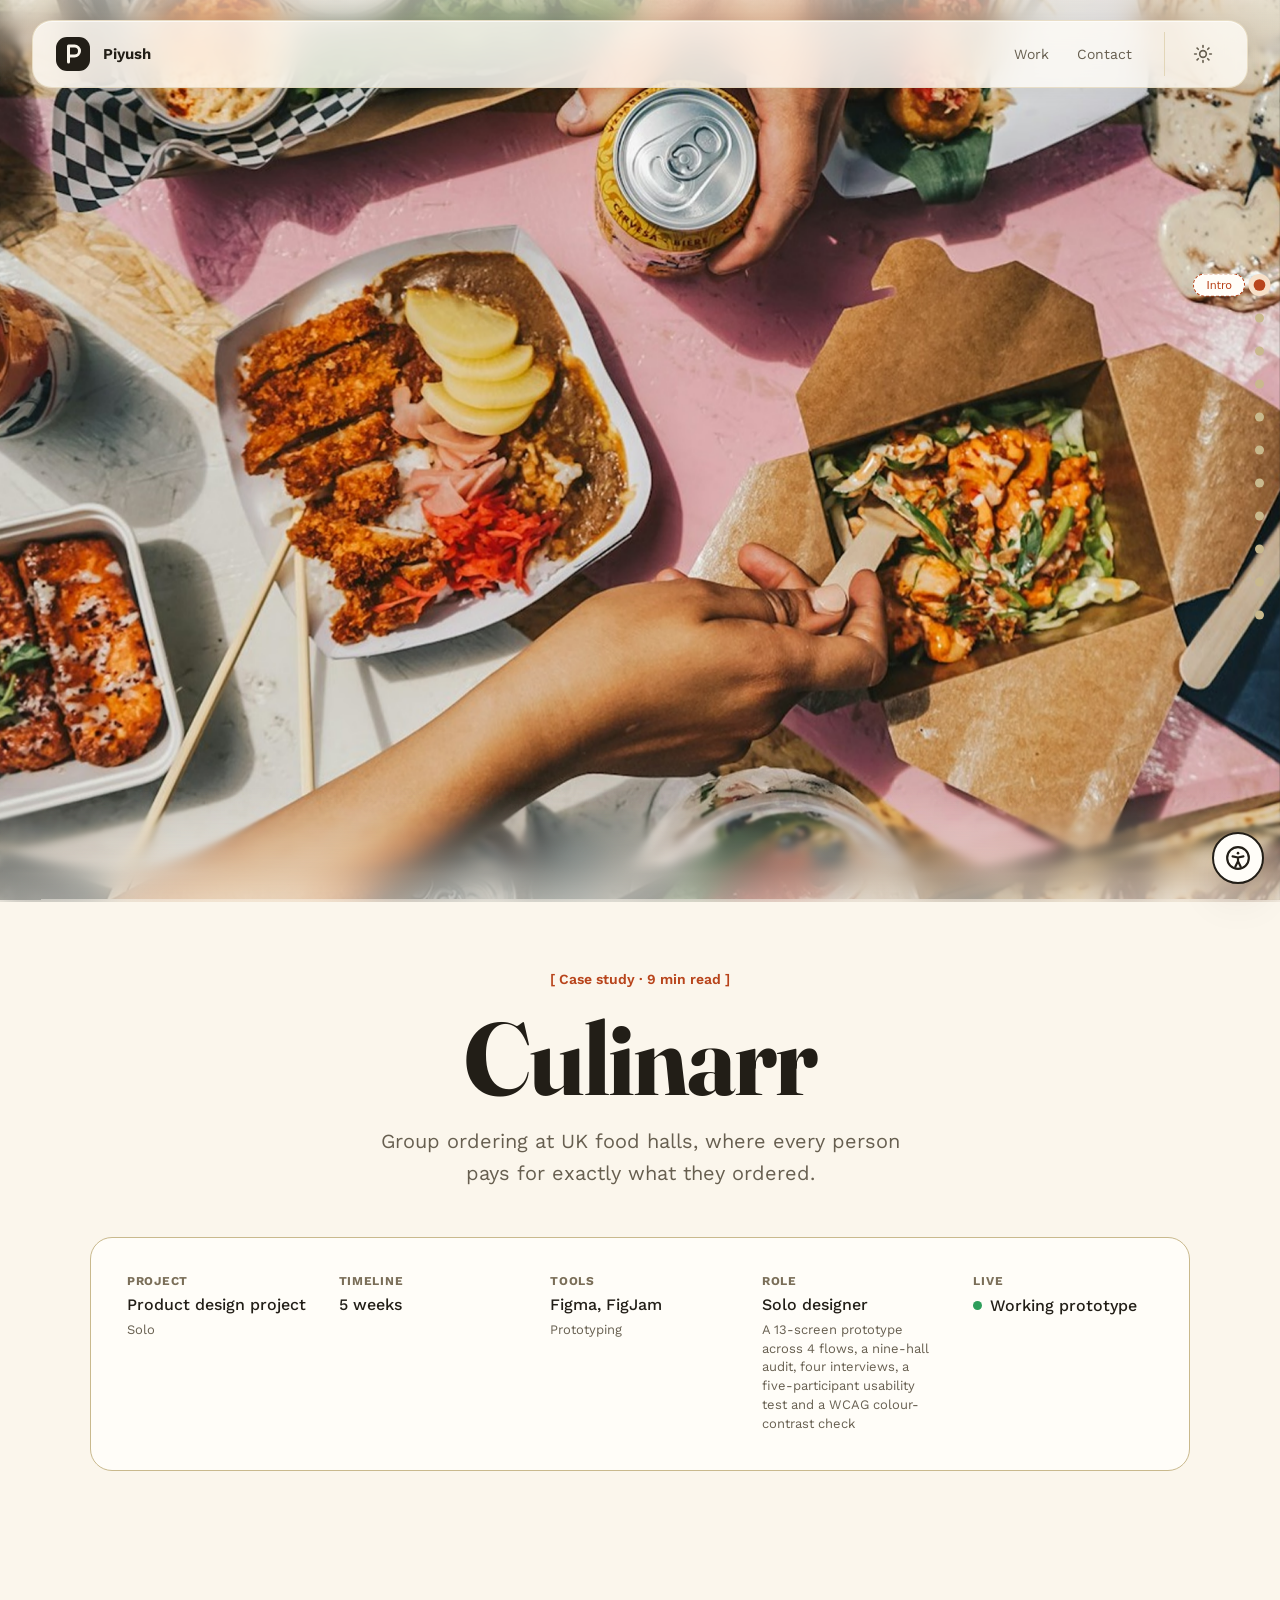
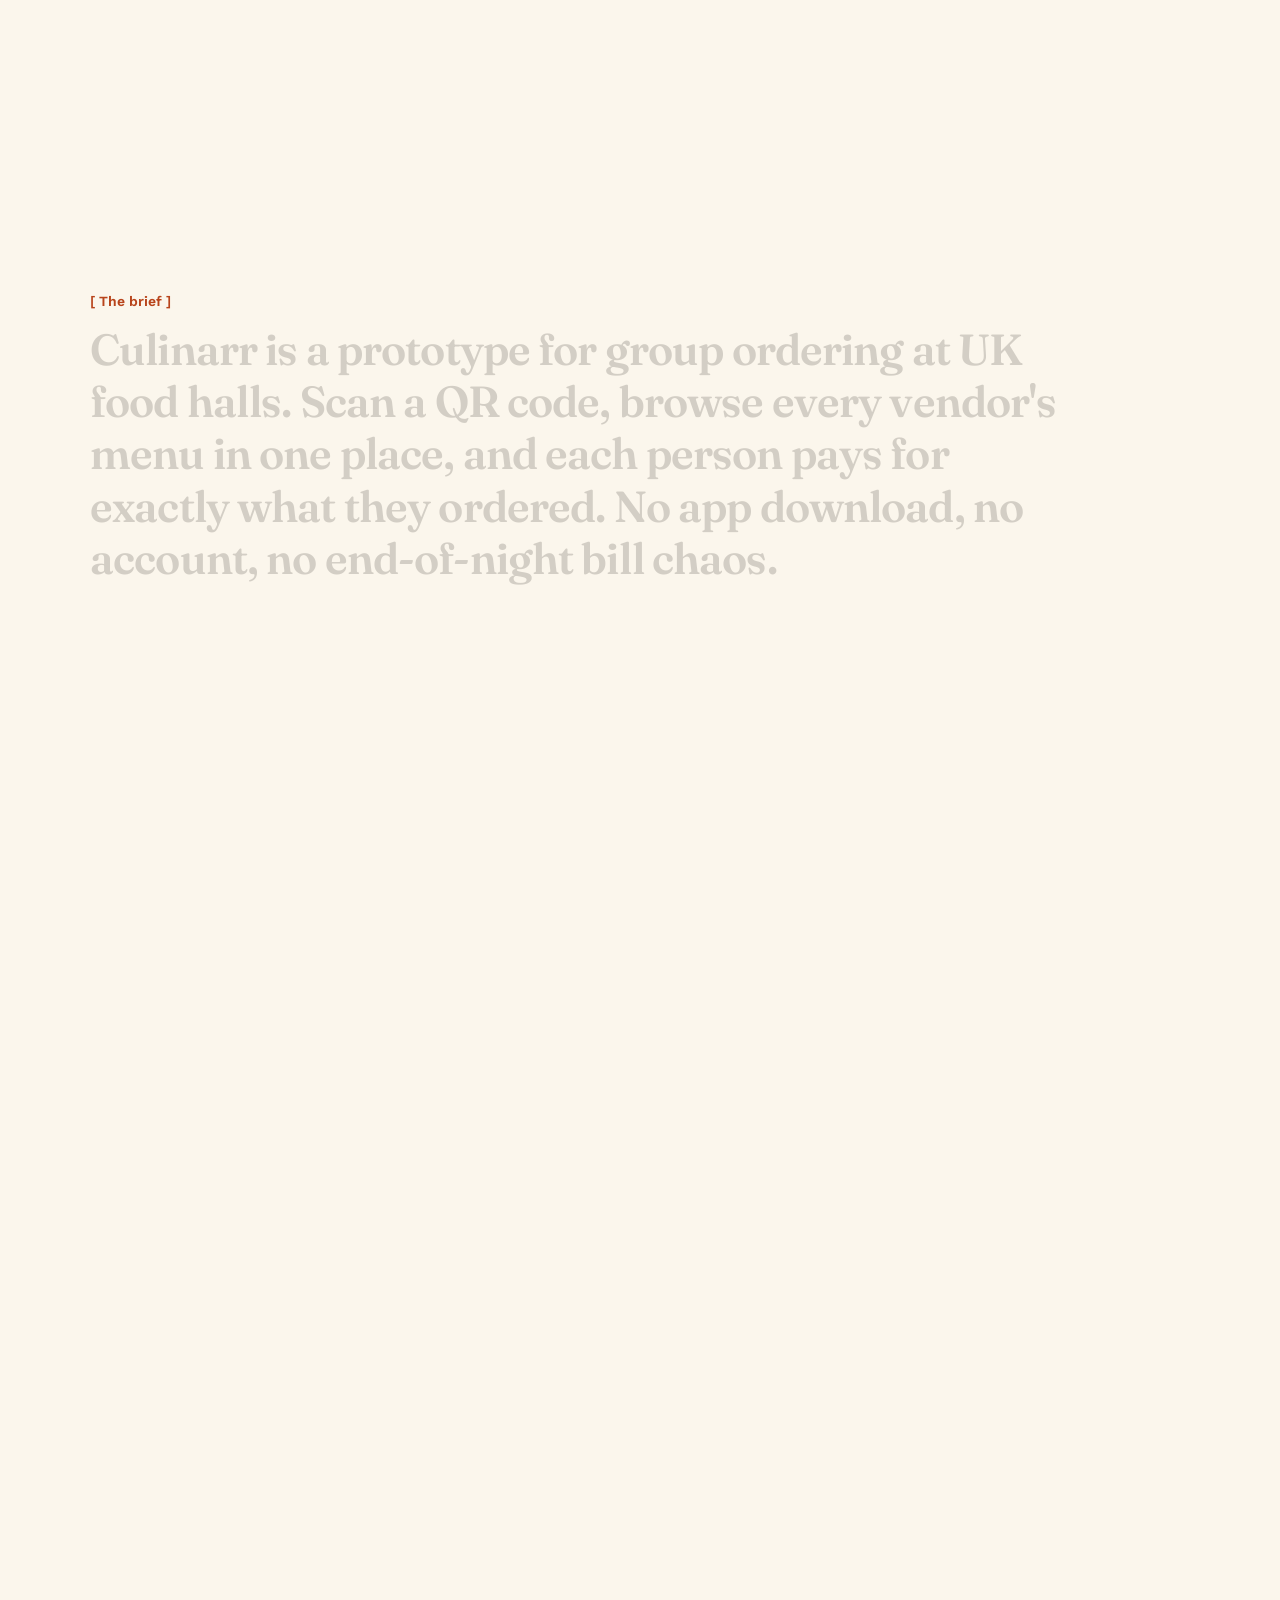
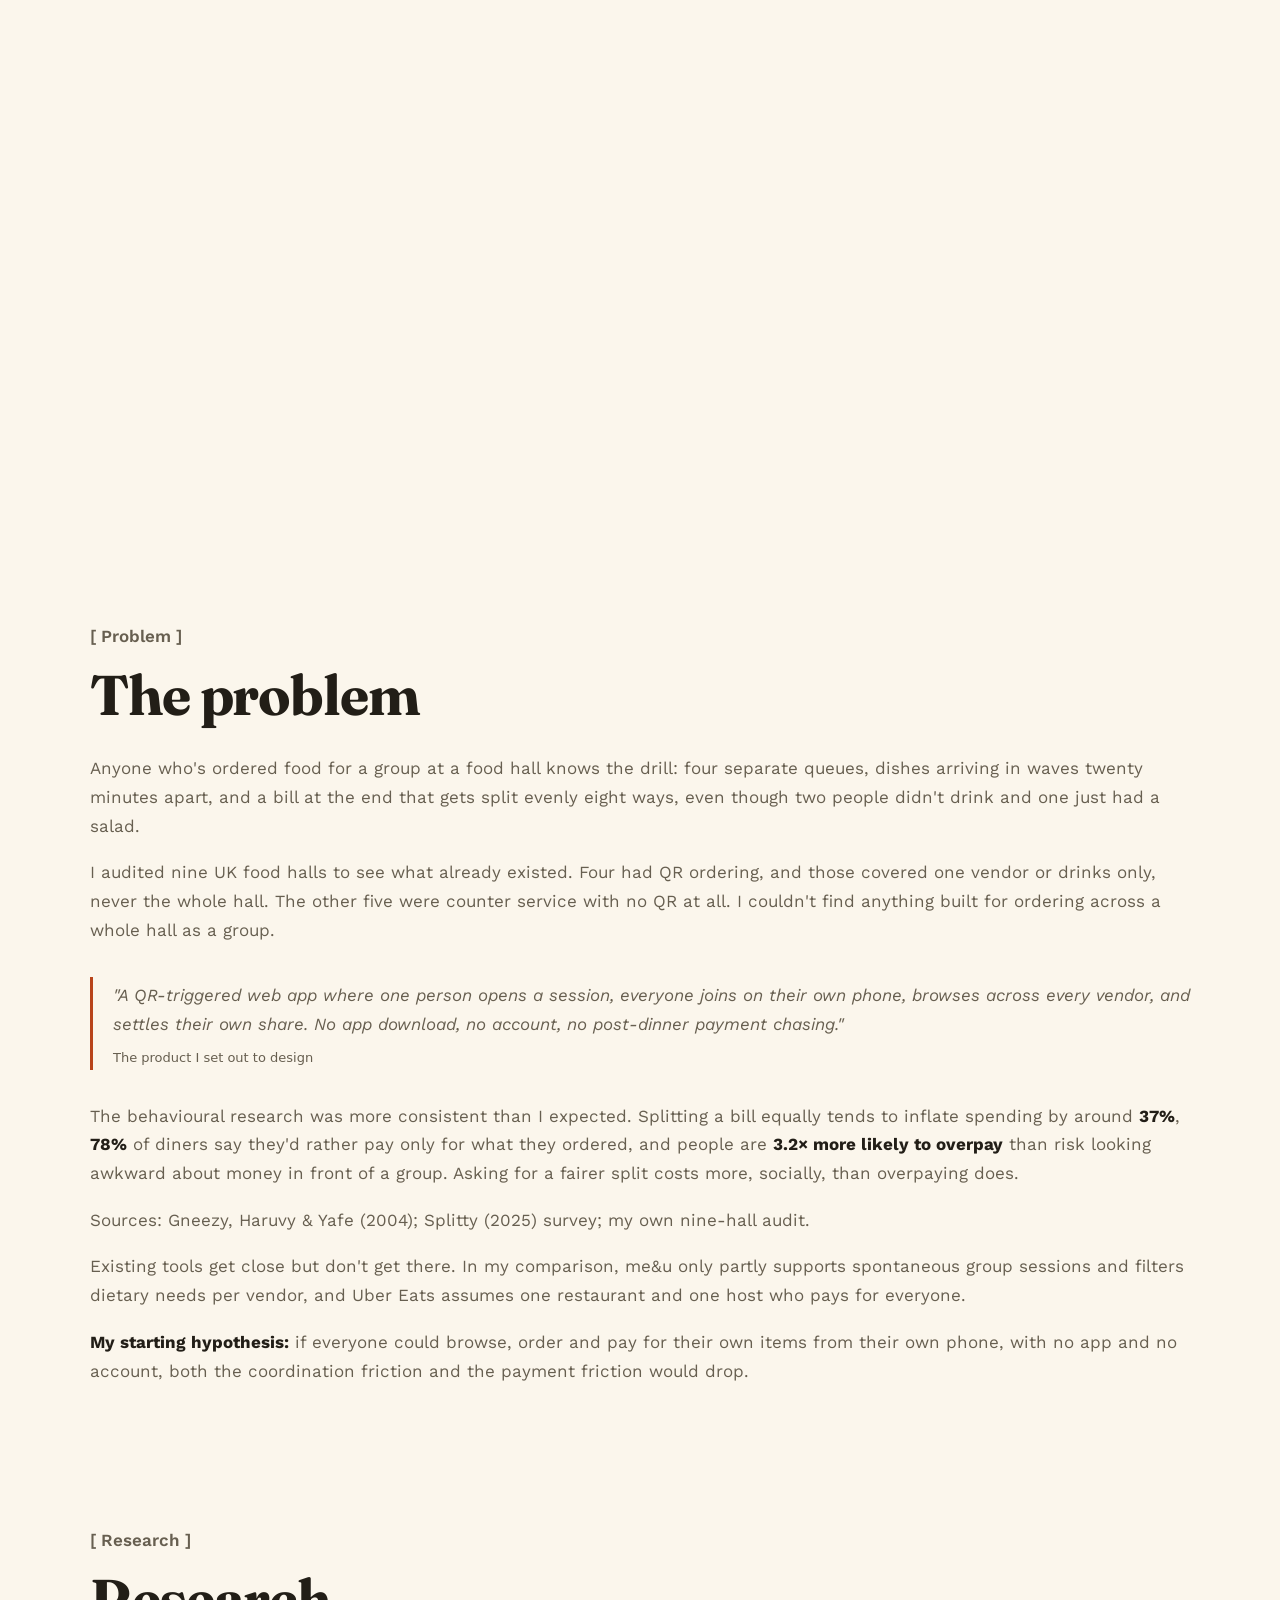
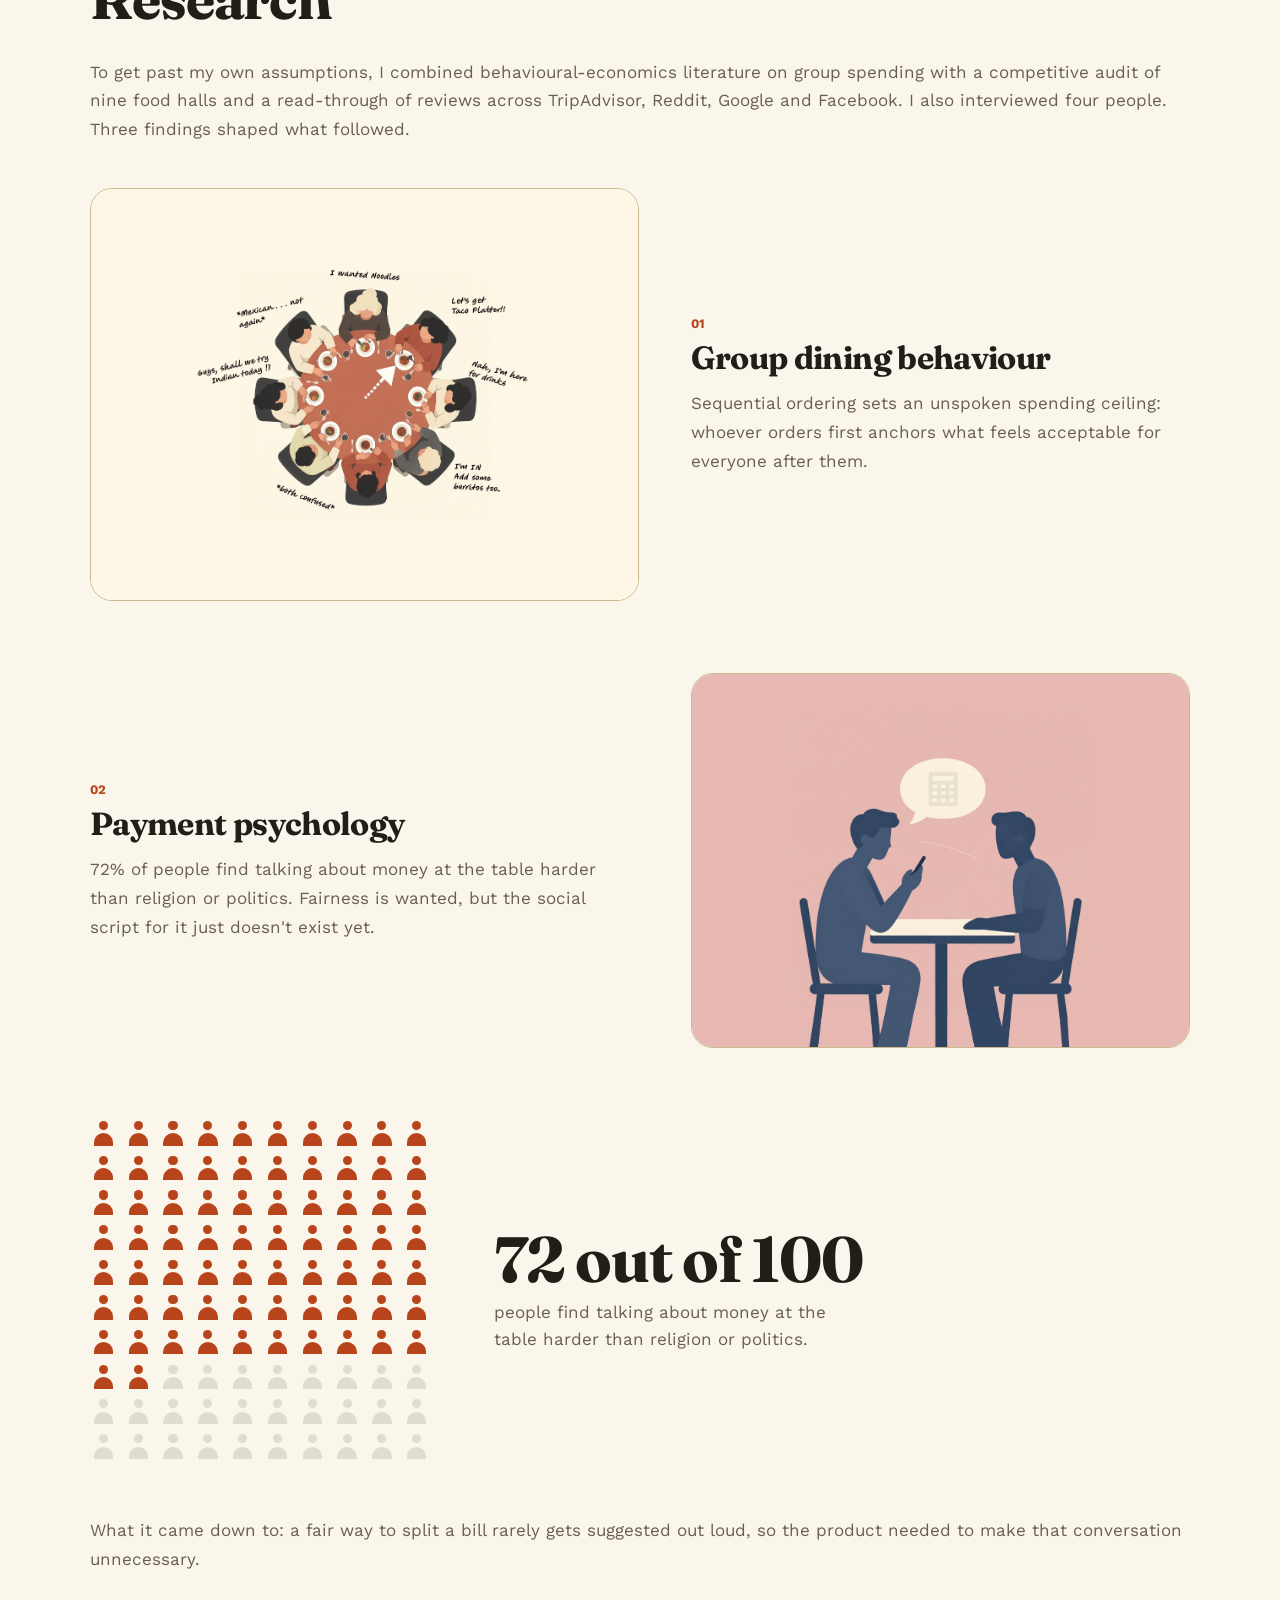
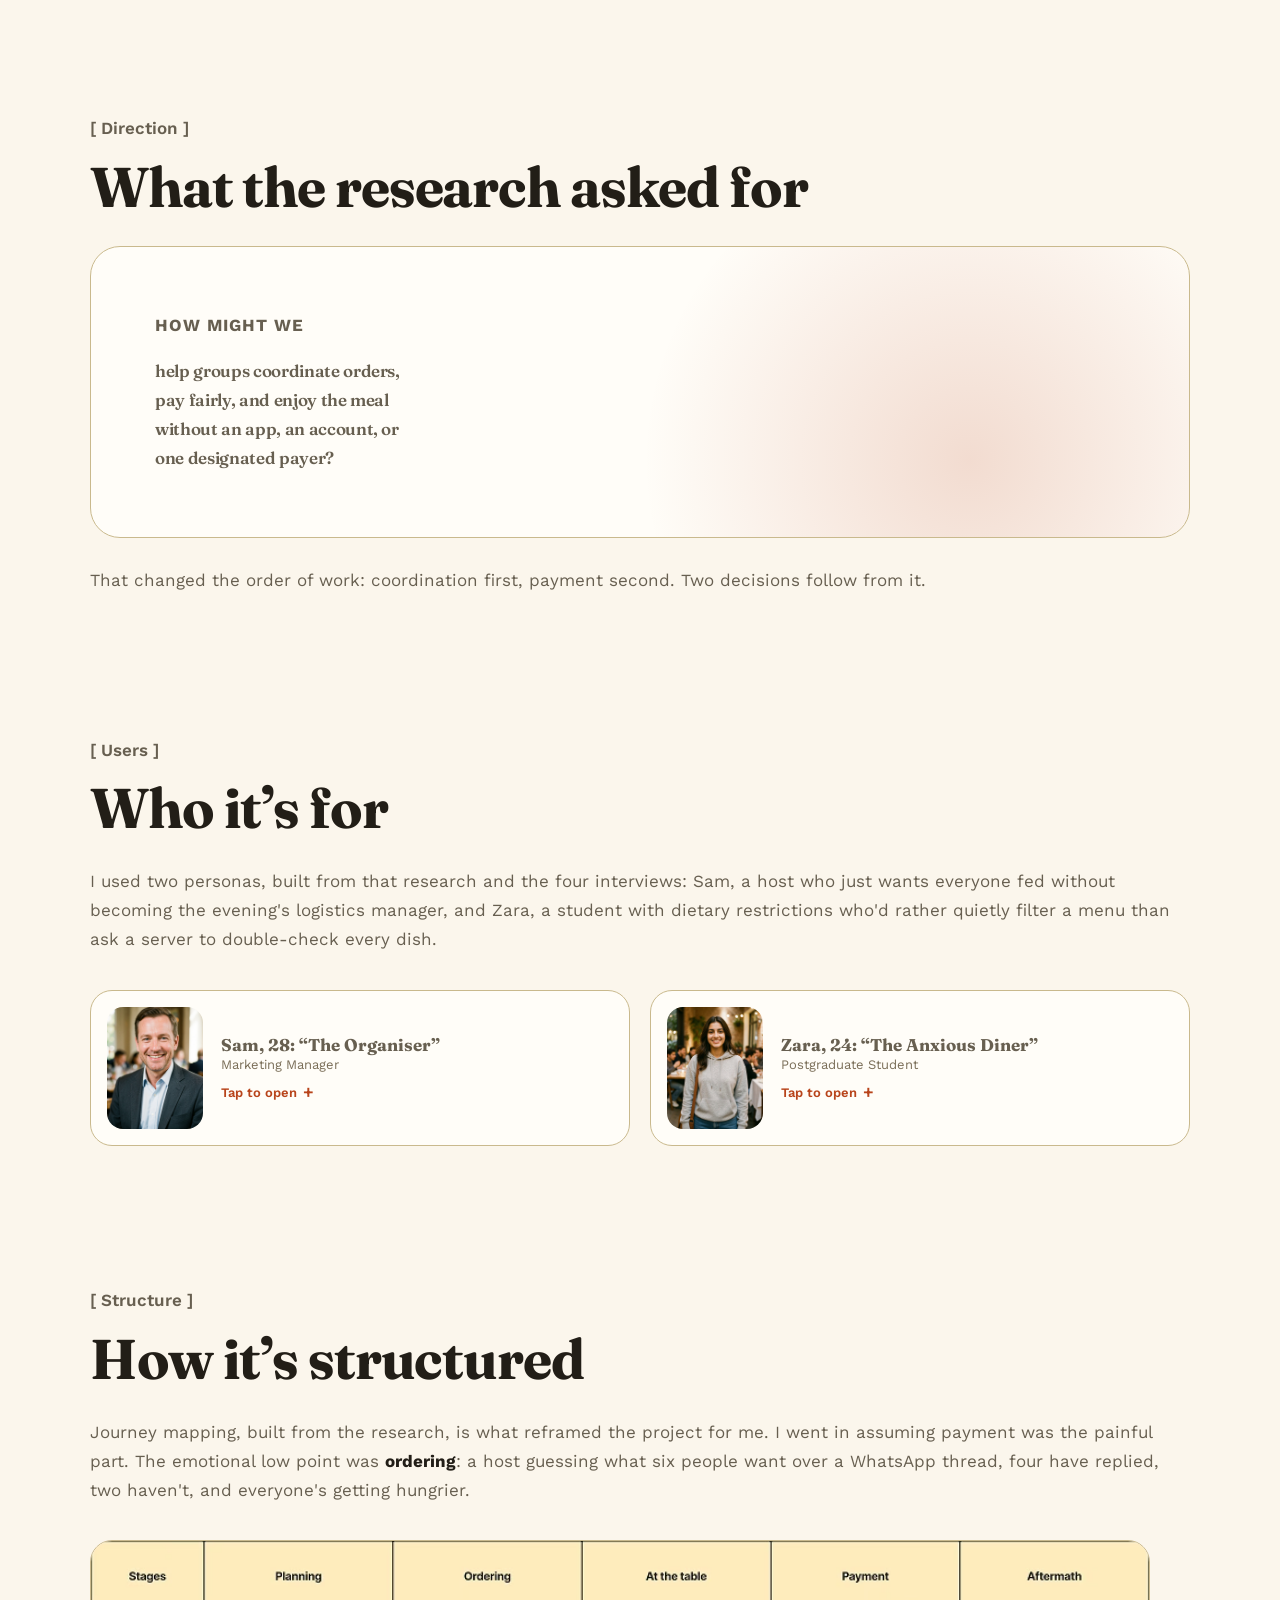
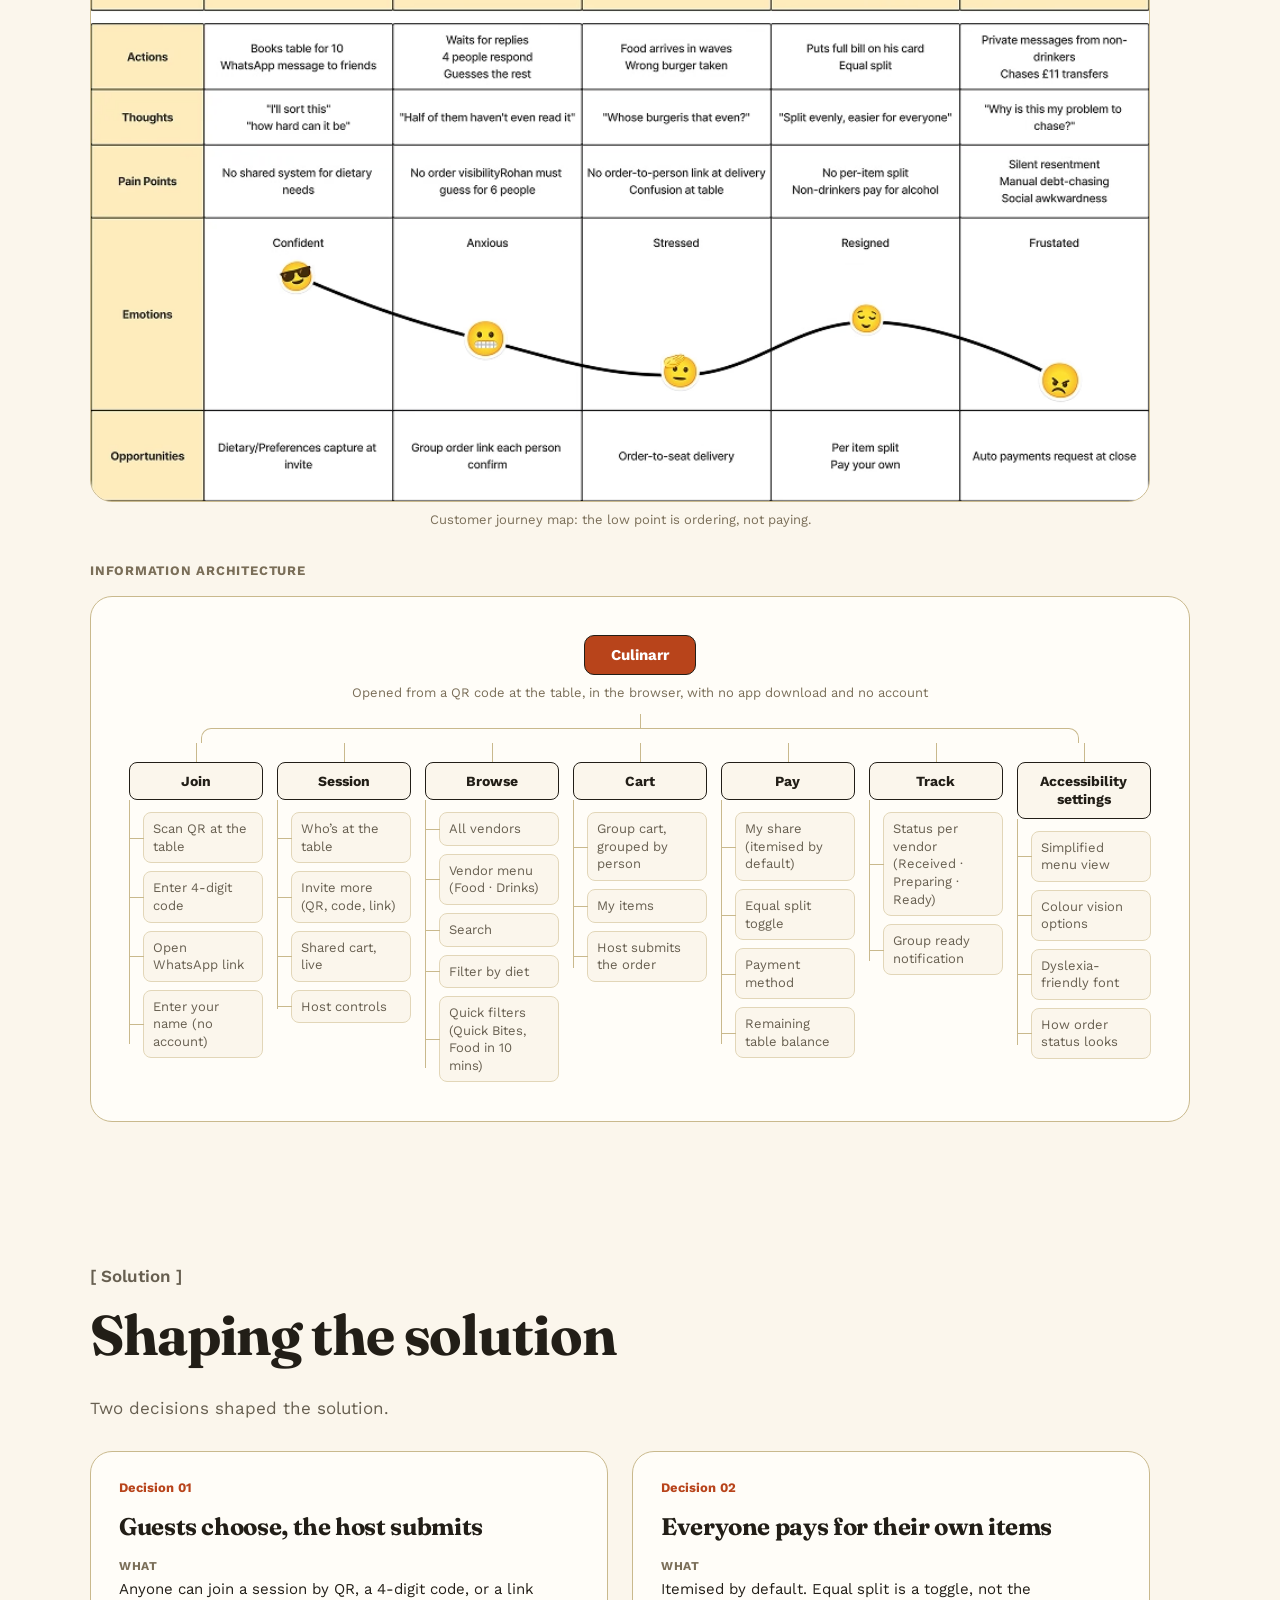
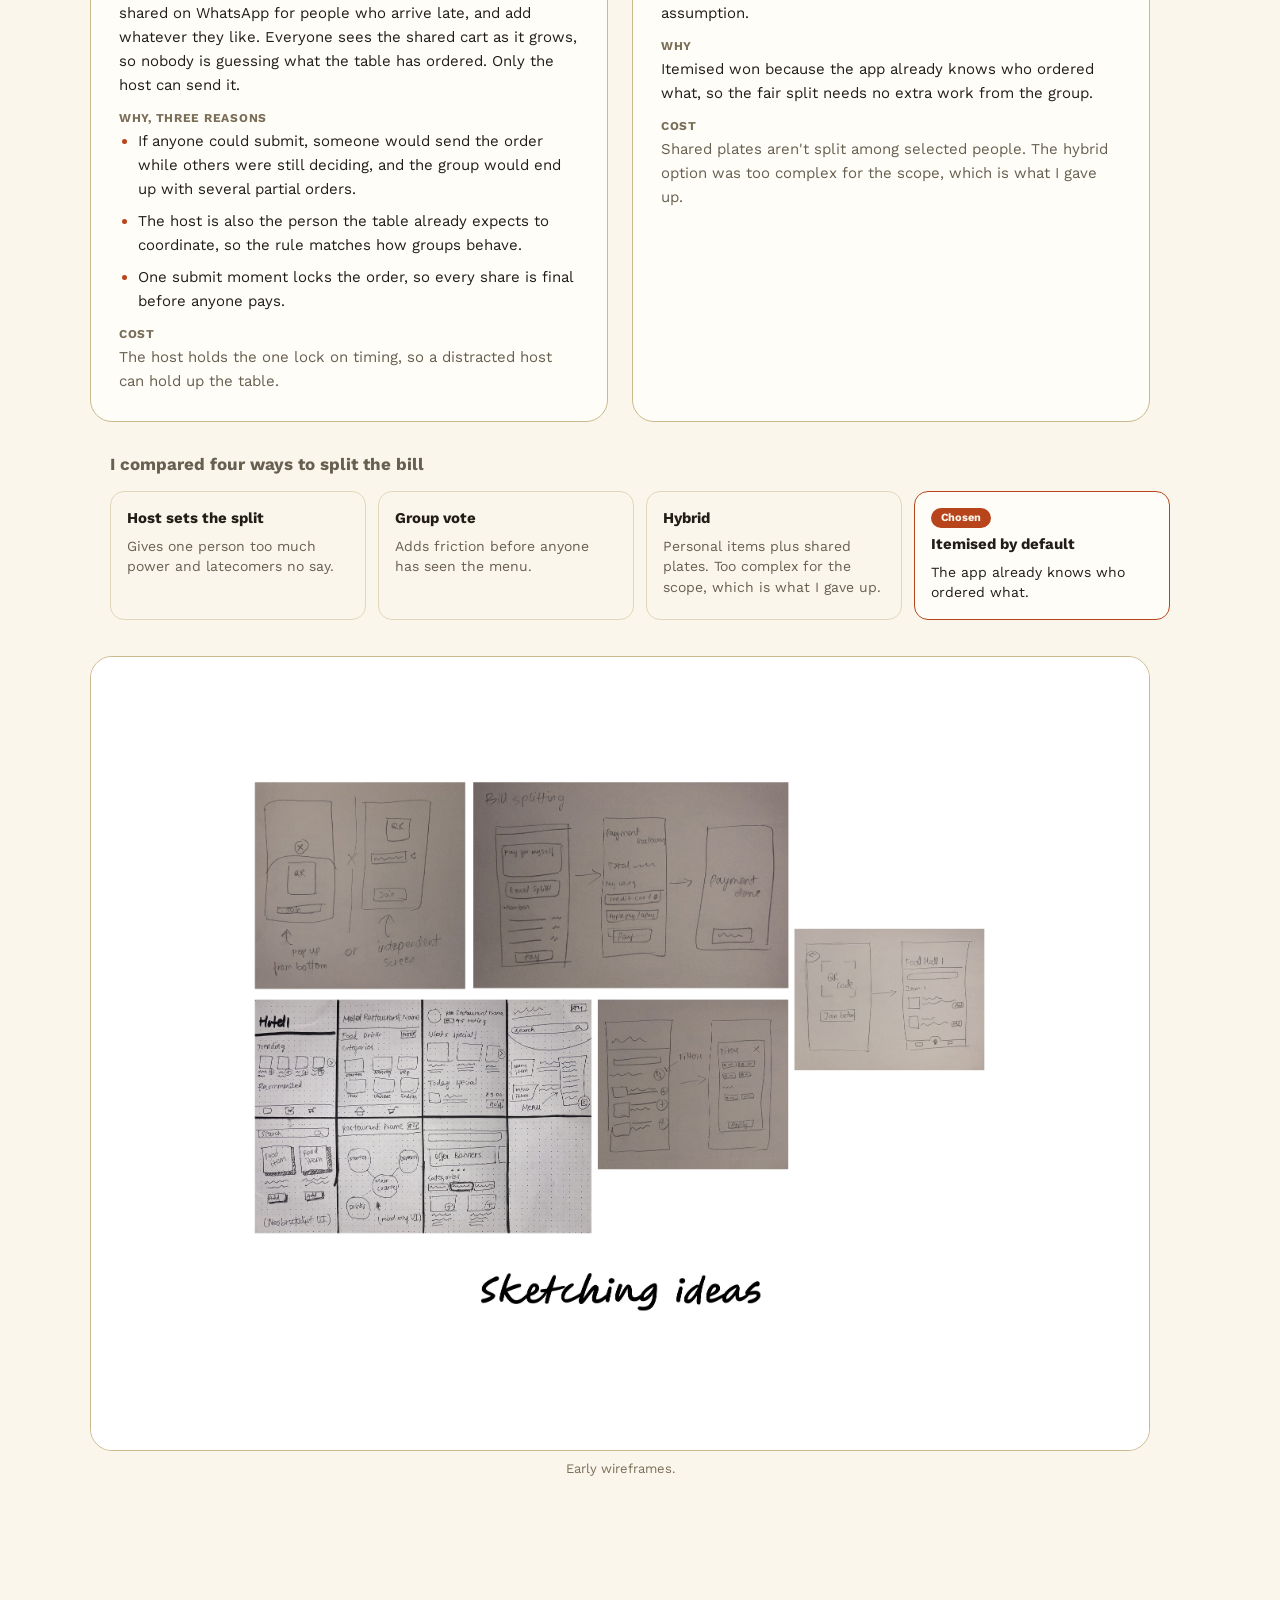
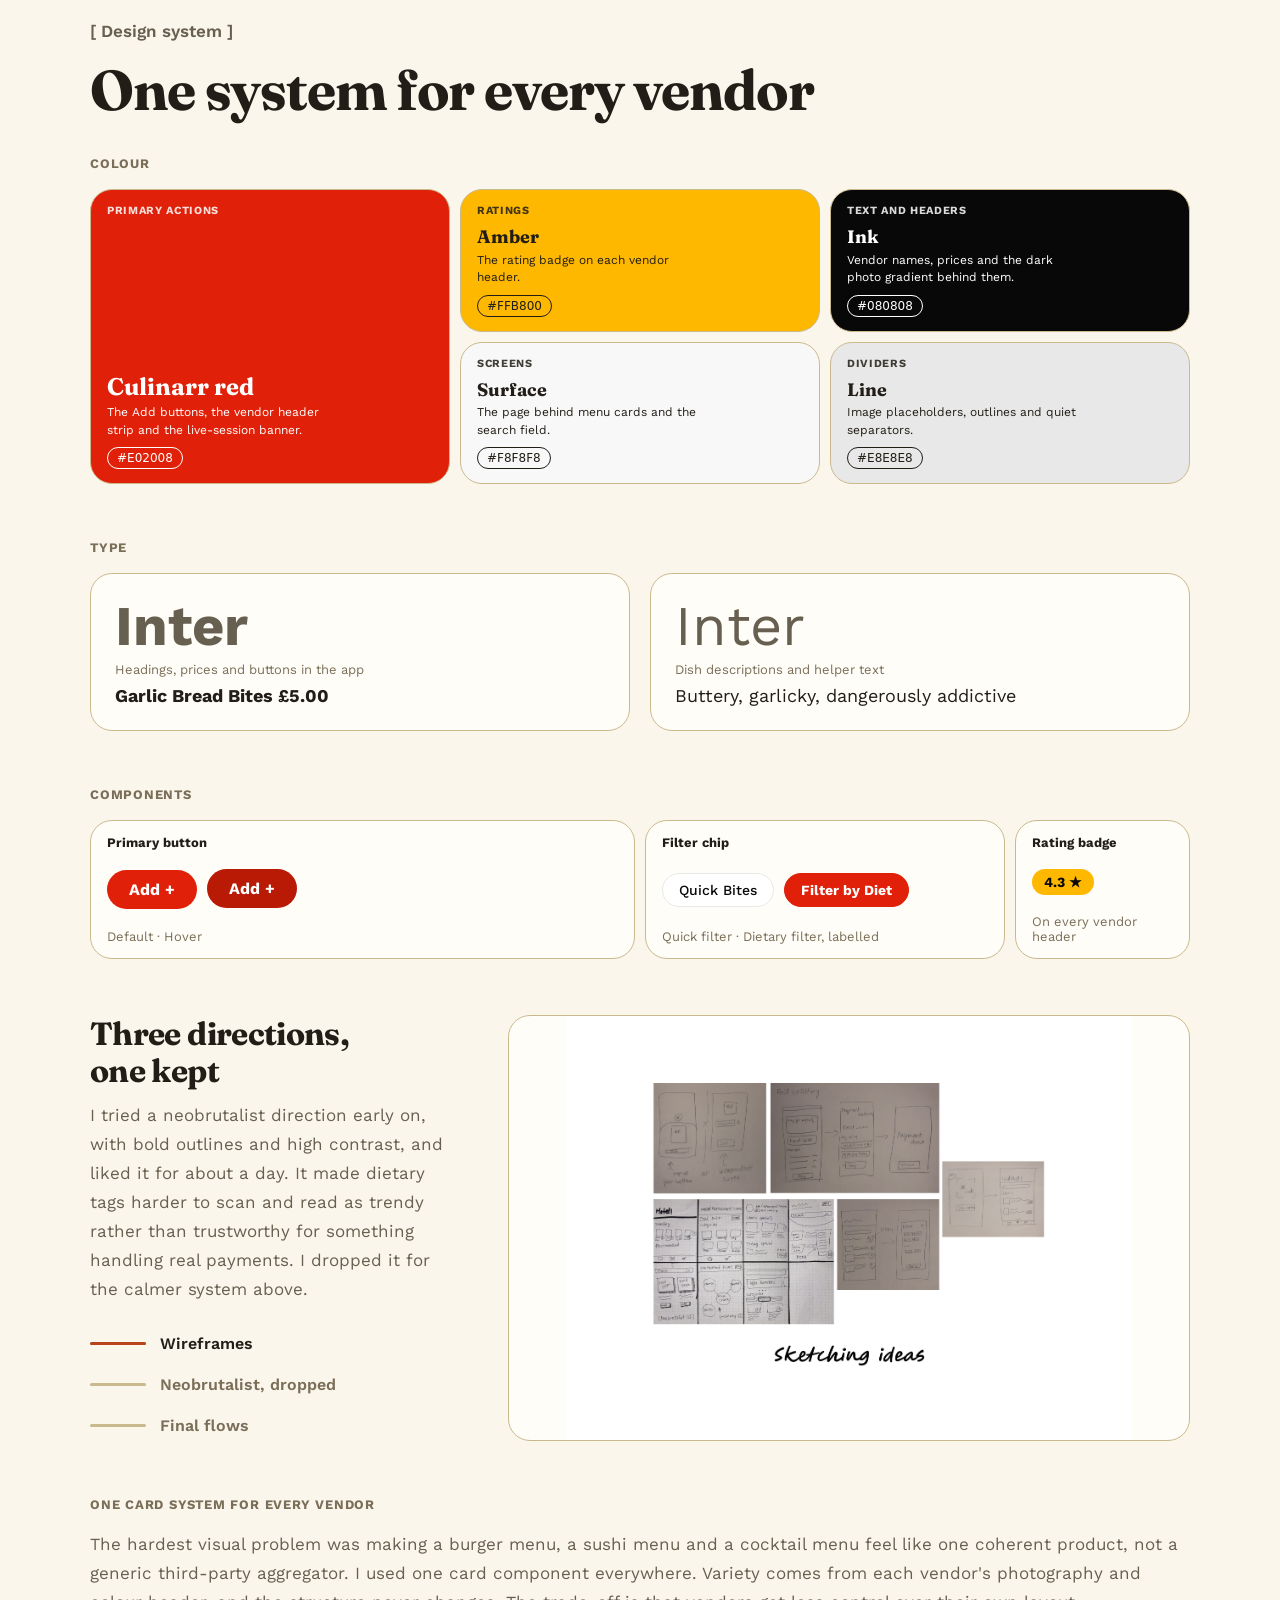
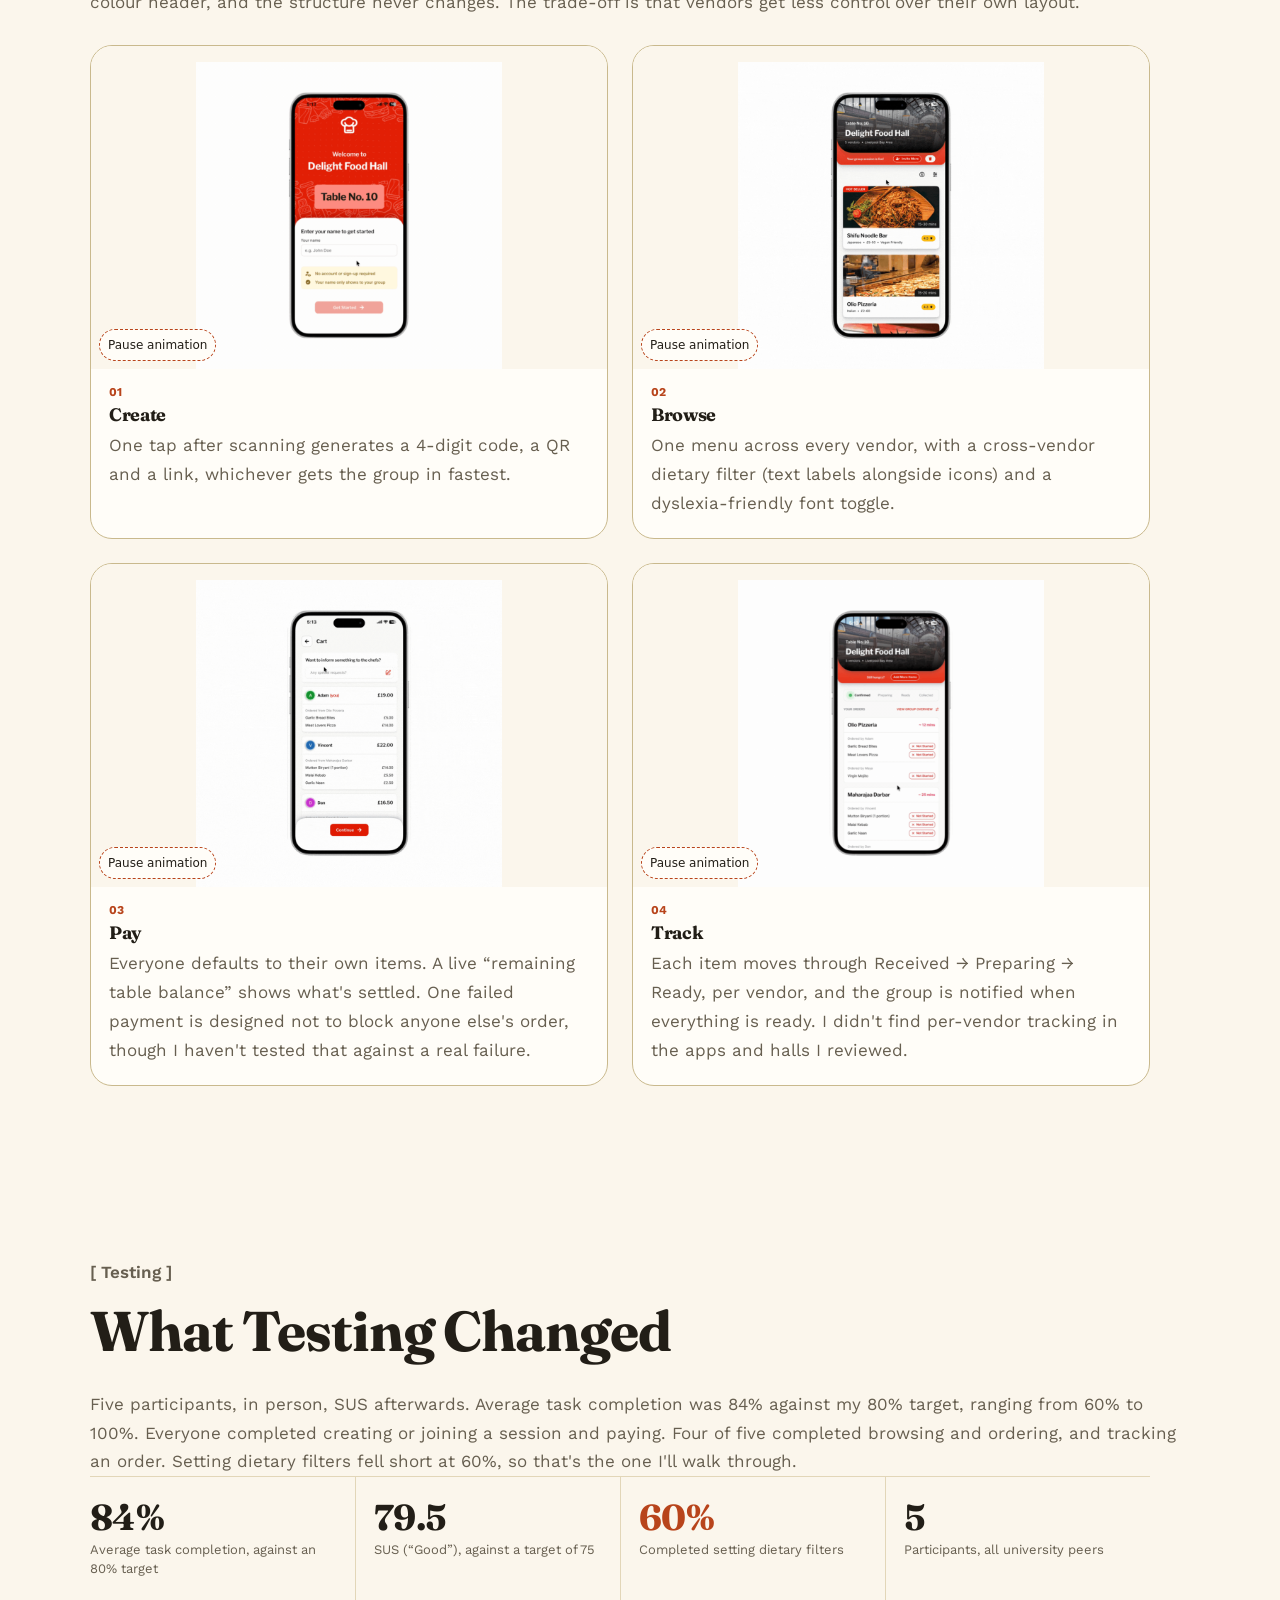
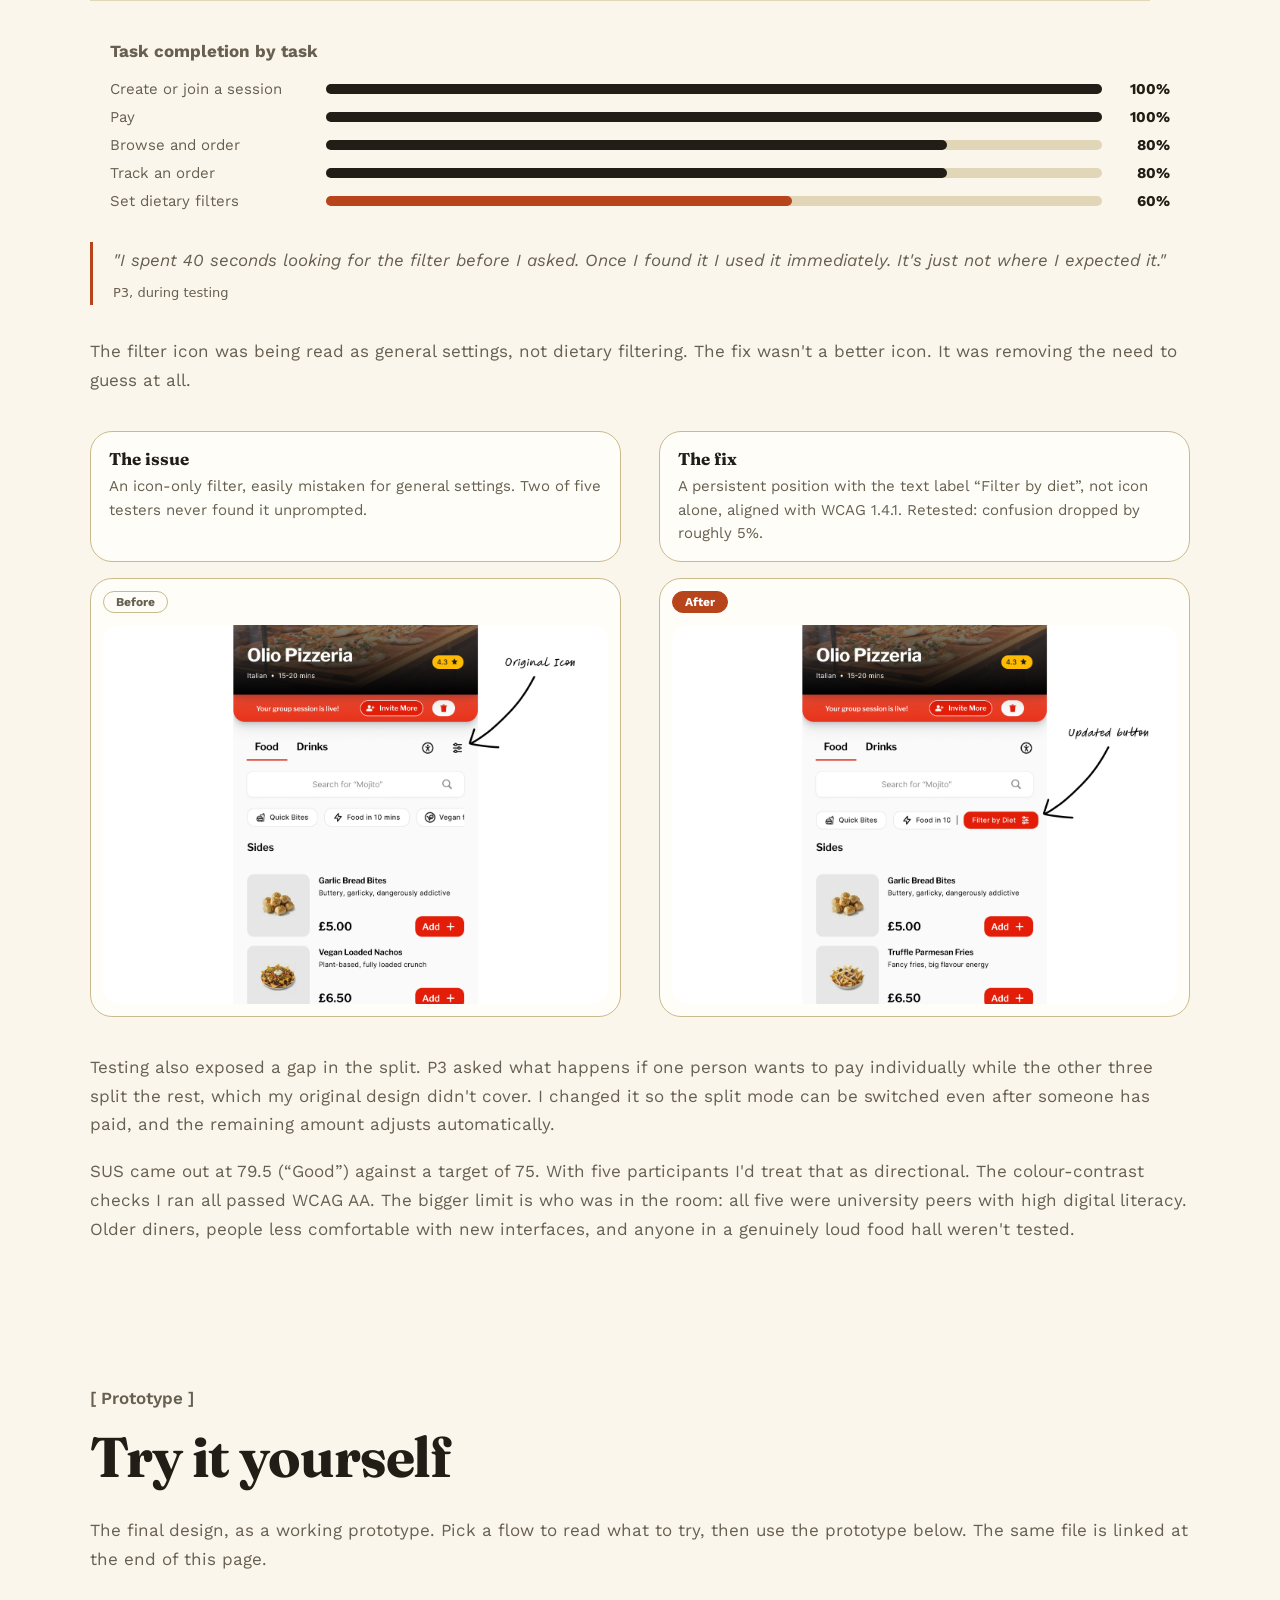
<file: docs/case-studies/culinarr.html>
<!DOCTYPE html>
<html lang="en">
<head>
<meta charset="UTF-8">
<meta name="viewport" content="width=device-width, initial-scale=1.0">
<title>Culinarr: UX case study | Piyush Jadhav</title>
<meta name="description" content="Culinarr: a prototype for QR-triggered group ordering at UK food halls. UX case study by Piyush Jadhav.">
<meta name="theme-color" content="#FBF6EC">
<meta property="og:title" content="Culinarr | Piyush Jadhav">
<meta property="og:description" content="Culinarr: a prototype for QR-triggered group ordering at UK food halls. UX case study by Piyush Jadhav.">
<meta property="og:type" content="article">
<link rel="icon" href="../favicon.ico" sizes="any">
<link rel="icon" type="image/svg+xml" href="../favicon.svg">
<link rel="preconnect" href="https://fonts.googleapis.com">
<link rel="preconnect" href="https://fonts.gstatic.com" crossorigin>
<link href="https://fonts.googleapis.com/css2?family=Fraunces:opsz,wght@9..144,600;9..144,700&amp;family=Work+Sans:wght@400;500;600&amp;family=Caveat:wght@500;600&amp;display=swap" rel="stylesheet">
<link rel="stylesheet" href="../css/site.css">
<link rel="stylesheet" href="../css/tailwind.css">
<link rel="stylesheet" href="../css/case-study.css">
<link rel="stylesheet" href="../css/nav-theme.css">
<script>
document.documentElement.classList.add('js');
try{var d=document.documentElement,s=JSON.parse(localStorage.getItem('pj-a11y')||'null');
if(!s){s={calm:matchMedia('(prefers-reduced-motion: reduce)').matches,contrast:matchMedia('(prefers-contrast: more)').matches}}
if(s.text)d.dataset.a11yText=s.text;
['contrast','font','calm','links','space'].forEach(function(k){if(s[k])d.setAttribute('data-a11y-'+k,'')})}catch(e){}
try{var t=null;try{t=localStorage.getItem('pj-theme')}catch(e){}
if(t!=='dark'&&t!=='light')t=matchMedia('(prefers-color-scheme: dark)').matches?'dark':'light';
d.dataset.theme=t;var m=document.querySelector('meta[name="theme-color"]');if(m)m.setAttribute('content',t==='dark'?'#17140F':'#FBF6EC')}catch(e){}
</script>

<style id="v2-css">

/* ===== DEMO: new-theme components on the present layout ===== */
.demo-flag{max-width:1060px;margin:0 auto;padding:10px 16px;border:1px dashed var(--accent-btn);border-radius:12px;font-size:.8125rem;color:var(--ink-soft);text-align:center}
.cmp{--gap:20px}
.cmp-wide{max-width:1060px;margin:28px auto}
/* decision cards */
.decisions{display:grid;grid-template-columns:1fr 1fr;gap:var(--gap);margin:8px 0 28px}
.decision{display:flex;flex-direction:column;gap:18px;padding:28px;border:1px solid var(--line-strong);border-radius:var(--r-lg);background:var(--card)}
.decision .num{font-size:.8125rem;font-weight:700;color:var(--accent-btn)}
.decision h3{margin:0;font-family:var(--font-display);font-size:1.5rem;line-height:1.2;letter-spacing:-.015em}
.decision dl{display:grid;gap:14px;margin:0}
.decision dt{margin:0 0 4px;font-size:.75rem;font-weight:700;letter-spacing:.06em;text-transform:uppercase;color:var(--ink-faint)}
.decision dd{margin:0;font-size:.9375rem;line-height:1.6;color:var(--ink)}
.decision .cost dd{color:var(--ink-soft)}
/* options considered */
.options{display:grid;grid-template-columns:repeat(4,1fr);gap:12px;margin:0 0 8px;padding:0;list-style:none}
.options li{display:flex;flex-direction:column;gap:6px;padding:16px;border:1px solid var(--line);border-radius:var(--r-md,14px);font-size:.875rem;line-height:1.45;color:var(--ink-soft);background:transparent}
.options li strong{color:var(--ink);font-size:.9375rem}
.options li.is-chosen{border:1.5px solid var(--accent-btn);background:var(--card);color:var(--ink)}
.options .badge{align-self:flex-start;padding:2px 10px;border-radius:999px;background:var(--accent-btn);color:var(--paper);font-size:.6875rem;font-weight:700}
.options-label{margin:0 0 12px;font-size:.8125rem;font-weight:700;color:var(--ink-faint)}
/* solution gallery */
.solution{display:grid;grid-template-columns:repeat(2,1fr);gap:var(--gap);margin:8px 0 32px}
.solution article{display:flex;flex-direction:column;overflow:hidden;border:1px solid var(--line-strong);border-radius:var(--r-lg);background:var(--card)}
.solution img{display:block;width:100%;aspect-ratio:16/10;object-fit:contain;padding:16px 16px 0;background:var(--paper)}
/* pause control: short pill pinned to the bottom-left of the animation, 8px in from the edges */
.solution article{position:relative;container-type:inline-size}
.solution .gif-toggle{position:absolute;left:8px;top:calc(62.5cqw - 40px);z-index:1;height:32px;min-height:0;margin:0;padding:0 8px;width:auto;transition:background-color .15s ease-out}
.solution .body{display:flex;flex-direction:column;gap:6px;padding:16px 18px 20px}
.solution .step{font-size:.75rem;font-weight:700;color:var(--accent-btn)}
.solution h3{margin:0;font-family:var(--font-display);font-size:1.125rem}
.solution p{margin:0;font-size:.875rem;line-height:1.55;color:var(--ink-soft)}
/* stat strip */
.stats{display:grid;grid-template-columns:repeat(4,1fr);margin:0 0 36px;border-top:1px solid var(--line);border-bottom:1px solid var(--line)}
.stats div{padding:22px 18px;border-left:1px solid var(--line)}
.stats div:first-child{border-left:0;padding-left:0}
.stats dt{order:2;margin-top:6px;font-size:.8125rem;line-height:1.4;color:var(--ink-soft)}
.stats dd{order:1;margin:0;color:var(--ink);font-family:var(--font-display);font-size:2.25rem;line-height:1;letter-spacing:-.02em;font-weight:700}
.stats div{display:flex;flex-direction:column}
.stats .low dd{color:var(--accent-btn)}.decisions,.solution,.ba{margin-top:28px}
/* before / after */
.ba{display:grid;grid-template-columns:1fr 1fr;gap:var(--gap);margin:24px 0 32px}
.ba figure{margin:0;display:flex;flex-direction:column;gap:12px;padding:14px 14px 20px;border:1px solid var(--line-strong);border-radius:var(--r-lg);background:var(--card)}
.ba img{display:block;width:100%;border-radius:calc(var(--r-lg) - 6px)}
.ba .tag{align-self:flex-start;padding:3px 12px;border-radius:999px;border:1px solid var(--line-strong);font-size:.75rem;font-weight:700}
.ba .is-after .tag{background:var(--accent-btn);border-color:var(--accent-btn);color:var(--paper)}
.ba figcaption{padding:0 6px;font-size:.9375rem;line-height:1.6;color:var(--ink-soft)}
@media(max-width:900px){.options,.stats{grid-template-columns:1fr 1fr}.stats div:nth-child(3){border-left:0;padding-left:0}}
@media(max-width:640px){.decisions,.ba,.solution,.options{grid-template-columns:1fr}.stats dd{font-size:1.875rem}}

/* personas, media, task bars */
.personas{display:grid;grid-template-columns:1fr 1fr;gap:var(--gap)}
.persona{display:flex;gap:18px;align-items:center;padding:16px;border:1px solid var(--line-strong);border-radius:var(--r-lg);background:var(--card)}
.persona img{flex:none;width:96px;height:122px;object-fit:cover;border-radius:calc(var(--r-lg) - 6px);background:var(--line)}
.persona-name{margin:0;font-family:var(--font-display);font-size:1.0625rem;font-weight:700;color:var(--ink)}
.persona-role{margin:2px 0 10px;font-size:.8125rem;color:var(--ink-faint)}
.persona blockquote{margin:0;font-size:.9375rem;line-height:1.55;color:var(--ink-soft);font-style:italic}
.media{margin:28px auto}
.media img{display:block;width:100%;height:auto;border-radius:var(--r-lg);border:1.5px solid var(--line-strong)}
.media figcaption{margin-top:10px;font-size:.8125rem;color:var(--ink-faint);text-align:center}
.reasons{margin:0;padding-left:1.25em;display:grid;gap:8px;list-style:disc outside}
.reasons li::marker{color:var(--accent-btn)}
.tasks{display:grid;gap:10px}
.tasks .options-label{margin:0 0 4px}
.task{display:grid;grid-template-columns:200px 1fr 52px;align-items:center;gap:16px;font-size:.9375rem}
.task .bar{position:relative;height:10px;border-radius:999px;background:var(--line)}
.task .bar::after{content:'';position:absolute;inset:0 auto 0 0;width:var(--v);border-radius:inherit;background:var(--ink)}
.task.is-low .bar::after{background:var(--accent-btn)}
.task strong{text-align:right}
@media(max-width:640px){.personas{grid-template-columns:1fr}.task{grid-template-columns:1fr 44px;gap:6px 12px}.task .bar{grid-column:1/-1;order:3}}

/* ==========================================================================
   Case study v2: structure and interactions from the three reference pages (paw-pins, picasso,
   reshatara), kept on the Culinarr theme: Fraunces + Work Sans, the site's colour tokens.
   Everything is scoped to #cs2 so the shared header, side nav, accessibility panel,
   "more case studies", Contact and footer keep their existing styling.
   ========================================================================== */
@property --o2bg{syntax:'<color>';inherits:true;initial-value:#FAF6EC}
:root{--font-body:'Work Sans',system-ui,-apple-system,'Segoe UI',sans-serif;--pad:clamp(20px,5vw,64px);--sec:clamp(72px,11vw,150px)}
html{scroll-behavior:auto!important}

/* page fade between pages (from the reference) */
html::before{content:'';position:fixed;inset:0;z-index:99;background:var(--paper);opacity:1;pointer-events:none;animation:smReveal .5s ease 2.2s forwards}
html.sm-in::before{opacity:0;animation:none;transition:opacity .5s ease}
html.sm-out::before{opacity:1;animation:none;transition:opacity .28s ease}
@keyframes smReveal{to{opacity:0}}
html[data-a11y-calm]::before,html.v2-rm::before{display:none}

/* header floats over the cover, as the reference's top bar does */
body.case-page .site-header{position:fixed;top:20px;left:50%;transform:translateX(-50%);margin:0;z-index:30}
@media(max-width:640px){body.case-page .site-header{top:12px}}

#cs2{position:relative;isolation:isolate;--o2bg:var(--paper);transition:--o2bg .9s ease}
#cs2[data-theme="sand"]{--o2bg:color-mix(in srgb,var(--paper) 90%,var(--ink) 10%)}
#cs2 .bg{position:fixed;inset:0;z-index:-1;background:var(--o2bg);pointer-events:none}
#cs2.rm .bg{transition:none}
.cs-main{padding-top:0}.cs-main::before{display:none}
#cs2 main>section.blk,#cs2 main>section.brief,#cs2 main>section.intro{border-top:0}
#cs2 .wrap{width:min(1100px,calc(100% - 2*var(--pad)));margin-inline:auto}
#cs2 .disp{font-family:var(--font-display);letter-spacing:-.02em}
#cs2 .kick{margin:0 0 14px;font-size:.875rem;font-weight:600;color:var(--accent-btn)}
#cs2 .kick::before{content:'[ '}#cs2 .kick::after{content:' ]'}
#cs2 .sec-h{margin:0 0 28px;max-width:20ch;font-size:clamp(2rem,4.6vw,3.5rem);line-height:1.08;text-wrap:balance}
#cs2 .blk{position:relative;padding:var(--sec) 0 0}
#cs2 .prose{max-width:none}
#cs2 .prose>p,#cs2 .lede-p,#cs2 .blk p{font-size:1.0625rem;line-height:1.7;color:var(--ink-soft)}
#cs2 .blk p+p{margin-top:1.1rem}
#cs2 .blk strong,#cs2 .blk b{color:var(--ink)}
#cs2 .blk a{color:var(--accent-btn);text-decoration:underline;text-underline-offset:3px}
#cs2 .cap{margin:56px 0 18px;font-size:.8125rem;font-weight:700;letter-spacing:.06em;text-transform:uppercase;color:var(--ink-faint)}
#cs2 .cap.first{margin-top:36px}
#cs2 .sr-only{position:absolute;width:1px;height:1px;overflow:hidden;clip:rect(0 0 0 0);white-space:nowrap}

/* reveal */
#cs2 .rv{opacity:0;transform:translateY(18px);transition:opacity .7s ease,transform .7s cubic-bezier(.22,1,.36,1)}
#cs2 .rv.in,#cs2.rm .rv{opacity:1;transform:none}
#cs2.rm *{transition-duration:.01ms!important;animation-duration:.01ms!important}

/* ---------- cover: pinned photo, sheet slides up over it ---------- */
#cs2 .intro{position:relative}
#cs2 .h-pin{position:sticky;top:0;z-index:0;height:100vh;height:100svh;overflow:hidden;background:#2A2622}
#cs2 .h-pin img{width:100%;height:100%;object-fit:cover;object-position:50% 50%;transform-origin:50% 40%;will-change:transform,filter}
#cs2 .h-shade{position:absolute;inset:0;background:#120F0B;opacity:0;pointer-events:none}
#cs2 .sheet{position:relative;z-index:1;margin-top:-1px;padding:clamp(56px,8vh,88px) 0 var(--sec);background:var(--paper);will-change:clip-path;clip-path:inset(0 round 48px 48px 0 0)}
#cs2 .sheet .wrap{display:flex;flex-direction:column;align-items:center;text-align:center}
#cs2 .sheet h1{margin:6px 0 16px;font-size:clamp(3rem,8vw,6.5rem);line-height:1;font-weight:700}
#cs2 .sheet-sum{max-width:44ch;font-size:clamp(1.0625rem,1.8vw,1.25rem);line-height:1.6;color:var(--ink-soft)}
#cs2 .card{align-self:stretch;margin-top:48px;text-align:left;padding:clamp(22px,3vw,36px);background:var(--card);border:1px solid var(--line-strong);border-radius:var(--r-lg);opacity:0;transform:translateY(26px);transition:opacity .8s ease,transform .8s cubic-bezier(.22,1,.36,1)}
#cs2 .card.in,#cs2.rm .card{opacity:1;transform:none}
#cs2 .facts{display:grid;grid-template-columns:repeat(5,1fr);gap:24px 32px;margin:0}
#cs2 .facts>div{opacity:0;transform:translateY(10px);transition:opacity .6s ease,transform .6s ease;transition-delay:calc(var(--k,0)*90ms + 250ms)}
#cs2 .card.in .facts>div,#cs2.rm .facts>div{opacity:1;transform:none}
#cs2 .facts dt{margin:0 0 6px;font-size:.75rem;font-weight:700;letter-spacing:.06em;text-transform:uppercase;color:var(--ink-faint)}
#cs2 .facts dd{margin:0;font-size:1rem;line-height:1.4;color:var(--ink);font-weight:500}
#cs2 .facts dd small{display:block;margin-top:4px;font-size:.8125rem;font-weight:400;line-height:1.45;color:var(--ink-soft)}
#cs2 .live{display:inline-flex;align-items:center;gap:8px;color:var(--ink);text-decoration:none}
#cs2 .live i{width:9px;height:9px;border-radius:50%;background:#2E9E5B;box-shadow:0 0 0 0 rgba(46,158,91,.5);animation:pulse 2s infinite}
@keyframes pulse{70%{box-shadow:0 0 0 9px rgba(46,158,91,0)}100%{box-shadow:0 0 0 0 rgba(46,158,91,0)}}
@media(max-width:900px){#cs2 .facts{grid-template-columns:1fr 1fr}}

/* ---------- brief: statement lights up word by word ---------- */
#cs2 .brief{position:relative;height:230vh}
#cs2 .stage{position:sticky;top:0;height:100vh;height:100svh;display:flex;flex-direction:column;justify-content:center;padding-block:112px 32px}
#cs2 .statement{margin:0;max-width:34ch;font-size:clamp(1.5rem,3.4vw,2.75rem);line-height:1.2;font-weight:600}
#cs2 .statement .w{color:color-mix(in srgb,var(--ink) 18%,transparent);transition:color .35s ease}
#cs2 .statement .w.lit{color:var(--ink)}
#cs2.rm .statement .w{color:var(--ink)}
#cs2 .goals{display:grid;grid-template-columns:repeat(3,1fr);gap:24px;margin:32px 0 0;padding:0;list-style:none}
#cs2 .goals li{padding-top:16px;border-top:1px solid var(--line-strong);opacity:0;transform:translateY(14px);transition:opacity .6s ease,transform .6s ease;transition-delay:calc(var(--k,0)*110ms)}
#cs2 .goals.in li,#cs2.rm .goals li{opacity:1;transform:none}
#cs2 .goals b{display:block;margin-bottom:6px;font-family:var(--font-display);font-size:1.25rem}
#cs2 .goals span{font-size:.9375rem;line-height:1.55;color:var(--ink-soft)}
@media(max-width:760px){#cs2 .goals{grid-template-columns:1fr;gap:16px}#cs2 .brief{height:200vh}}

/* ---------- research rows + people chart ---------- */
#cs2 .srows{display:grid;gap:clamp(40px,6vw,72px);margin:44px 0 0}
#cs2 .srow{display:grid;grid-template-columns:1.1fr 1fr;gap:clamp(24px,4vw,56px);align-items:center}
#cs2 .srow:nth-child(even) figure{order:2}
#cs2 .srow figure{margin:0;overflow:hidden;border:1.5px solid var(--line-strong);border-radius:var(--r-lg);background:var(--card)}
#cs2 .srow img{display:block;width:100%;height:auto;transition:transform 1.2s cubic-bezier(.22,1,.36,1)}
#cs2 .srow.in img{transform:scale(1.03)}
#cs2 .srow-n{font-size:.8125rem;font-weight:700;color:var(--accent-btn)}
#cs2 .srow h3{margin:8px 0 12px;font-size:clamp(1.5rem,2.6vw,2rem);line-height:1.15}
#cs2 .crowd-wrap{margin:72px 0 0;display:grid;grid-template-columns:minmax(220px,340px) 1fr;gap:clamp(24px,5vw,64px);align-items:center}
#cs2 .crowd{display:grid;grid-template-columns:repeat(10,1fr);gap:8px}
#cs2 .pp{position:relative;display:block;aspect-ratio:1}
#cs2 .pp::before{content:'';position:absolute;left:33%;right:33%;top:4%;aspect-ratio:1;border-radius:50%;background:color-mix(in srgb,var(--ink) 12%,transparent);transition:background .5s ease}
#cs2 .pp::after{content:'';position:absolute;left:14%;right:14%;bottom:4%;height:46%;border-radius:999px 999px 7px 7px;background:color-mix(in srgb,var(--ink) 12%,transparent);transition:background .5s ease}
#cs2 .crowd-wrap.in .pp.on::before,#cs2 .crowd-wrap.in .pp.on::after,#cs2.rm .pp.on::before,#cs2.rm .pp.on::after{background:var(--accent-btn);transition-delay:calc(var(--i)*14ms)}
#cs2 .crowd-wrap figcaption{display:grid;gap:8px}
#cs2 .crowd-wrap figcaption b{font-size:clamp(2.25rem,5vw,4rem);line-height:1;color:var(--ink)}
#cs2 .crowd-wrap figcaption span{max-width:32ch;font-size:1.0625rem;line-height:1.55;color:var(--ink-soft)}
@media(max-width:760px){#cs2 .srow,#cs2 .crowd-wrap{grid-template-columns:1fr}#cs2 .srow:nth-child(even) figure{order:0}}

/* ---------- direction ---------- */
#cs2 .dir-panel{position:relative;margin-top:12px;padding:clamp(28px,5vw,64px);border:1.5px solid var(--line-strong);border-radius:calc(var(--r-lg) + 8px);background:var(--card);overflow:hidden}
#cs2 .dir-panel::before{content:'';position:absolute;inset:-40% -10% auto auto;width:60%;aspect-ratio:1;border-radius:50%;background:radial-gradient(circle,color-mix(in srgb,var(--accent-btn) 18%,transparent),transparent 70%);opacity:0;transition:opacity 1.2s ease}
#cs2 .dir-panel.in::before,#cs2.rm .dir-panel::before{opacity:1}
#cs2 .dir-l{margin:0 0 14px;font-size:.8125rem;font-weight:700;letter-spacing:.06em;text-transform:uppercase;color:var(--ink-faint)}
#cs2 .dir-q{position:relative;margin:0;max-width:24ch;font-size:clamp(1.75rem,4vw,3rem);line-height:1.18;font-weight:600;color:var(--ink)}
#cs2 .dir-note{margin-top:28px}

/* ---------- personas: tap to open ---------- */
#cs2 .pers{display:grid;grid-template-columns:1fr 1fr;gap:20px;margin:36px 0 0}
#cs2 .pc{display:flex;gap:18px;align-items:center;width:100%;padding:16px;text-align:left;font:inherit;color:inherit;cursor:pointer;border:1px solid var(--line-strong);border-radius:var(--r-lg);background:var(--card);transition:border-color .25s,transform .25s,box-shadow .25s}
#cs2 .pc:hover{transform:translateY(-3px);box-shadow:0 10px 28px rgba(60,40,10,.08)}
#cs2 .pc[aria-expanded="true"]{border-color:var(--accent-btn)}
#cs2 .pc img{flex:none;width:96px;height:122px;object-fit:cover;border-radius:calc(var(--r-lg) - 6px)}
#cs2 .pc-n{display:block;font-family:var(--font-display);font-size:1.0625rem;font-weight:700}
#cs2 .pc-r{display:block;margin:2px 0 10px;font-size:.8125rem;color:var(--ink-faint)}
#cs2 .pc-t{display:inline-flex;align-items:center;gap:6px;font-size:.8125rem;font-weight:600;color:var(--accent-btn)}
#cs2 .pc-t::after{content:'+';font-size:1.1rem;line-height:1;transition:transform .3s}
#cs2 .pc[aria-expanded="true"] .pc-t::after{transform:rotate(45deg)}
#cs2 .pp-open{margin:0;padding:clamp(22px,3vw,36px);border:1.5px solid var(--accent-btn);border-radius:var(--r-lg);background:var(--card);animation:openIn .32s cubic-bezier(.22,1,.36,1)}
@media(min-width:761px){#cs2 .pers>.pc{grid-row:1}#cs2 .pers>.pp-open{grid-column:1/-1;grid-row:2}}
#cs2 .pp-open[hidden]{display:none}
#cs2 .pp-open blockquote{margin:0 0 14px;font-family:var(--font-display);font-size:clamp(1.25rem,2.4vw,1.75rem);line-height:1.3;color:var(--ink)}
#cs2 .pp-open p{margin:0}
@keyframes openIn{from{opacity:0;transform:translateY(10px)}to{opacity:1;transform:none}}
@media(max-width:760px){#cs2 .pers{grid-template-columns:1fr}}

/* ---------- structure: journey + IA ---------- */
#cs2 .media{margin:36px 0 0}
#cs2 .ia{padding:clamp(22px,3vw,40px);background:var(--card);border:1px solid var(--line-strong);border-radius:var(--r-lg);overflow-x:auto}
#cs2 .ia-root{display:block;width:fit-content;margin:0 auto;padding:10px 26px;border:1.5px solid var(--ink);border-radius:10px;background:var(--accent-btn);color:#fff;font-weight:700;font-size:.9375rem}
#cs2 .ia-sub{display:block;margin:10px auto 28px;text-align:center;font-size:.8125rem;color:var(--ink-faint)}
#cs2 .ia-br{position:relative;display:grid;grid-template-columns:repeat(7,minmax(128px,1fr));gap:14px;margin:0;padding:34px 0 0;list-style:none;min-width:980px}
#cs2 .ia-br::before{content:'';position:absolute;top:0;left:7%;right:7%;height:15px;border:1px solid var(--line-strong);border-bottom:0;border-radius:10px 10px 0 0}
#cs2 .ia-br::after{content:'';position:absolute;top:-14px;left:50%;height:14px;border-left:1px solid var(--line-strong)}
#cs2 .ia-br>li{position:relative;min-width:0;opacity:0;transform:translateY(12px);transition:opacity .6s ease,transform .6s ease;transition-delay:calc(var(--k,0)*80ms)}
#cs2 .ia.in .ia-br>li,#cs2.rm .ia-br>li{opacity:1;transform:none}
#cs2 .ia-br>li::before{content:'';position:absolute;top:-19px;left:50%;height:19px;border-left:1px solid var(--line-strong)}
#cs2 .ia-h{display:block;padding:9px 10px;border:1.5px solid var(--ink);border-radius:8px;background:var(--paper);font-weight:700;font-size:.875rem;text-align:center;line-height:1.3;color:var(--ink)}
#cs2 .ia-br ul{position:relative;margin:0;padding:12px 0 0 14px;list-style:none;display:grid;gap:8px}
#cs2 .ia-br ul::before{content:'';position:absolute;left:0;top:0;bottom:14px;border-left:1px solid var(--line-strong)}
#cs2 .ia-br ul li{position:relative;padding:7px 9px;border:1px solid var(--line);border-radius:8px;background:var(--paper);font-size:.8125rem;line-height:1.35;color:var(--ink-soft)}
#cs2 .ia-br ul li::before{content:'';position:absolute;left:-14px;top:50%;width:14px;border-top:1px solid var(--line-strong)}
@media(max-width:900px){#cs2 .ia-br{min-width:0;grid-template-columns:1fr;padding-top:30px}#cs2 .ia-br::before,#cs2 .ia-br::after,#cs2 .ia-br>li::before{display:none}}
#cs2 .mc-btn{display:none;width:100%;margin-top:14px;padding:12px;font:inherit;font-weight:600;color:var(--accent-btn);background:transparent;border:1px solid var(--line-strong);border-radius:999px;cursor:pointer}
@media(max-width:900px){#cs2 .mc-btn{display:block}#cs2 .mc-closed{max-height:260px;overflow:hidden;-webkit-mask-image:linear-gradient(#000 60%,transparent);mask-image:linear-gradient(#000 60%,transparent)}}

/* ---------- design system ---------- */
#cs2 .bolts{display:grid;grid-template-columns:repeat(6,1fr);grid-auto-rows:minmax(104px,auto);gap:10px}
#cs2 .bolt{position:relative;grid-column:span 2;min-width:0;display:flex;flex-direction:column;justify-content:space-between;gap:10px;padding:14px 16px;border:1px solid var(--line-strong);border-radius:var(--r-lg);overflow:hidden}
#cs2 .bolt:first-child{grid-row:span 2}
#cs2 .bolt .tag{font-size:.6875rem;font-weight:700;letter-spacing:.06em;text-transform:uppercase;opacity:.85}
#cs2 .bolt .in{display:grid;gap:4px;justify-items:start}
#cs2 .bolt .nm{font-family:var(--font-display);font-size:1.125rem;font-weight:700;line-height:1.15}
#cs2 .bolt:first-child .nm{font-size:1.5rem}
#cs2 .bolt .use{font-size:.75rem;line-height:1.45;max-width:34ch}
#cs2 .bolt .hex{margin-top:4px;padding:3px 9px;font-family:var(--font-mono);font-size:.75rem;color:inherit;background:transparent;border:1px solid currentColor;border-radius:999px;cursor:copy;transition:background-color .15s ease-out}
#cs2 .bolt .hex:hover{background:color-mix(in srgb,currentColor 14%,transparent)}
#cs2 .bolt .hex:focus-visible{outline:2px solid currentColor;outline-offset:2px}
@media(max-width:900px){#cs2 .bolts{grid-template-columns:1fr 1fr;grid-auto-rows:auto}#cs2 .bolt,#cs2 .bolt:first-child{grid-column:auto;grid-row:auto}#cs2 .bolt:first-child{grid-column:1/-1}}
#cs2 .types{display:grid;grid-template-columns:1fr 1fr;gap:20px}
#cs2 .ty{display:grid;gap:8px;padding:24px;border:1px solid var(--line-strong);border-radius:var(--r-lg);background:var(--card)}
#cs2 .ty-n{font-size:clamp(2.25rem,5vw,3.5rem);line-height:1}
#cs2 .ty-u{font-size:.8125rem;color:var(--ink-faint)}
#cs2 .ty-s{font-size:1.125rem;color:var(--ink)}
#cs2 .ds-cmp{display:grid;grid-template-columns:repeat(6,1fr);gap:10px}
#cs2 .cmp-cell{grid-column:span 2;display:grid;gap:10px;align-content:space-between;padding:14px 16px;border:1px solid var(--line-strong);border-radius:var(--r-lg);background:var(--card)}
#cs2 .cmp-cell:nth-child(1){grid-column:span 3}#cs2 .cmp-cell:nth-child(3){grid-column:span 1}
#cs2 .cmp-l{font-size:.8125rem;font-weight:700;color:var(--ink)}
#cs2 .cmp-row{display:flex;flex-wrap:wrap;gap:10px;align-items:center;min-height:44px}
#cs2 .cmp-n{font-size:.8125rem;color:var(--ink-faint)}
#cs2 .c-add{padding:10px 22px;font:inherit;font-family:'Inter','Work Sans',sans-serif;font-weight:700;color:#fff;background:#E02008;border:0;border-radius:999px;cursor:pointer;transition:background .2s,transform .2s}
#cs2 .c-add:hover,#cs2 .c-add.is-hover{background:#B81A06;transform:translateY(-1px)}
#cs2 .c-chip{padding:8px 16px;font-family:'Inter','Work Sans',sans-serif;font-size:.875rem;font-weight:500;color:#080808;background:#fff;border:1px solid #E8E8E8;border-radius:999px;transition:background .2s,color .2s}
#cs2 .c-chip.c-on{background:#E02008;border-color:#E02008;color:#fff;font-weight:700}
#cs2 .c-rate{padding:5px 12px;font-family:'Inter','Work Sans',sans-serif;font-size:.875rem;font-weight:700;color:#080808;background:#FFB800;border-radius:999px}
@media(max-width:900px){#cs2 .types{grid-template-columns:1fr}#cs2 .cmp-cell:nth-child(1){grid-column:1/-1}#cs2 .cmp-cell:nth-child(2){grid-column:span 4}#cs2 .cmp-cell:nth-child(3){grid-column:span 2}}
@media(max-width:560px){#cs2 .ds-cmp{grid-template-columns:1fr}#cs2 .cmp-cell:nth-child(n){grid-column:1/-1}}
#cs2 .art{display:grid;grid-template-columns:minmax(220px,.7fr) 1.3fr;gap:clamp(24px,4vw,56px);align-items:center;margin-top:56px}
#cs2 .art h3{margin:0 0 12px;font-size:clamp(1.5rem,2.6vw,2rem)}
#cs2 .ticks{display:grid;gap:10px;margin-top:24px}
#cs2 .ticks button{display:flex;align-items:center;gap:14px;padding:6px 0;font:inherit;font-weight:600;color:var(--ink-faint);background:transparent;border:0;cursor:pointer;text-align:left;transition:color .25s}
#cs2 .ticks button[aria-pressed="true"]{color:var(--ink)}
#cs2 .ticks i{position:relative;flex:none;width:56px;height:3px;border-radius:3px;background:var(--line-strong);overflow:hidden}
#cs2 .ticks i b{position:absolute;inset:0;background:var(--accent-btn);transform:scaleX(0);transform-origin:left;transition:transform .6s cubic-bezier(.22,1,.36,1)}
#cs2 .ticks button[aria-pressed="true"] i b{transform:scaleX(1)}
#cs2 .slider{position:relative;aspect-ratio:16/10;overflow:hidden;border:1.5px solid var(--line-strong);border-radius:var(--r-lg);background:var(--card)}
#cs2 .slider img{position:absolute;inset:0;width:100%;height:100%;object-fit:contain;opacity:0;transform:scale(1.02);transition:opacity .6s ease,transform .8s cubic-bezier(.22,1,.36,1)}
#cs2 .slider img.on{opacity:1;transform:none}
@media(max-width:760px){#cs2 .art{grid-template-columns:1fr}}

/* ---------- testing ---------- */
#cs2 .tst{display:grid;grid-template-columns:1fr 1fr;gap:16px clamp(16px,3vw,40px);align-items:stretch;margin:36px 0}
#cs2 .tst-row{display:grid;align-content:start;gap:6px;width:100%;padding:16px 18px;text-align:left;font:inherit;color:inherit;cursor:pointer;border:1px solid var(--line-strong);border-radius:var(--r-lg);background:var(--card);transition:border-color .25s,background .25s}
#cs2 .tst-row b{font-family:var(--font-display);font-size:1.0625rem}
#cs2 .tst-row span{font-size:.9375rem;line-height:1.55;color:var(--ink-soft)}
#cs2 .tst-row[aria-pressed="true"]{border-color:var(--accent-btn);background:color-mix(in srgb,var(--accent-btn) 7%,var(--card))}
#cs2 .tst>figure{margin:0;display:flex;flex-direction:column;gap:12px;padding:12px;border:1px solid var(--line-strong);border-radius:var(--r-lg);background:var(--card)}
#cs2 .tst>figure .tag{align-self:flex-start;padding:3px 12px;border-radius:999px;border:1px solid var(--line-strong);font-size:.75rem;font-weight:700}
#cs2 .tst>.is-after .tag{background:var(--accent-btn);border-color:var(--accent-btn);color:#fff}
#cs2 .tst-img{position:relative;overflow:hidden;border-radius:calc(var(--r-lg) - 6px);aspect-ratio:4/3}
#cs2 .tst-img img{position:absolute;inset:0;width:100%;height:100%;object-fit:cover;transition:filter .5s ease}
#cs2 .tst-img .tst-fx{opacity:0;transition:opacity .5s ease}
#cs2 .tst-img.spot>img:not(.tst-fx){filter:blur(4px) brightness(.78)}
#cs2 .tst-img.spot .tst-fx{opacity:1}
#cs2 .tst-img.dim>img{filter:brightness(.9) saturate(.8)}
#cs2 .tst-pin{position:absolute;border:2px solid var(--accent-btn);border-radius:10px;opacity:0;transform:scale(1.25);transition:opacity .4s ease,transform .5s cubic-bezier(.34,1.4,.64,1);pointer-events:none}
#cs2 .tst-img.spot .tst-pin{opacity:1;transform:none}
@media(min-width:761px){#cs2 .tst>:nth-child(1){grid-column:1;grid-row:1}#cs2 .tst>:nth-child(2){grid-column:1;grid-row:2}#cs2 .tst>:nth-child(3){grid-column:2;grid-row:1}#cs2 .tst>:nth-child(4){grid-column:2;grid-row:2}}
@media(max-width:760px){#cs2 .tst{grid-template-columns:1fr}}

/* ---------- prototype ---------- */
#cs2 .st-tabs{display:flex;flex-wrap:wrap;gap:8px;margin:28px 0 14px}
#cs2 .tst-tab{padding:9px 18px;font:inherit;font-size:.9375rem;font-weight:600;color:var(--ink-soft);background:transparent;border:1px solid var(--line-strong);border-radius:999px;cursor:pointer;transition:background .25s,color .25s,border-color .25s}
#cs2 .tst-tab[aria-selected="true"]{background:var(--ink);border-color:var(--ink);color:var(--paper)}
#cs2 .st-panels{min-height:3.4em;max-width:62ch;margin-bottom:24px}
#cs2 .st-p p{animation:openIn .45s ease}
#cs2 .proto{position:relative;overflow:hidden;min-height:min(80vh,760px);border:1.5px solid var(--line-strong);border-radius:calc(var(--r-lg) + 4px);background:var(--card)}
#cs2 .proto iframe{display:block;width:100%;height:min(80vh,760px);border:0}
#cs2 .proto-fallback{display:grid;place-items:center;gap:16px;min-height:min(60vh,520px);padding:32px;text-align:center}
#cs2 .proto-fallback p{margin:0;color:var(--ink-soft)}
#cs2 .proto-fallback a{color:#fff;text-decoration:none}

/* ---------- validation ---------- */
#cs2 .vr-list{display:grid;grid-template-columns:1fr 1fr;gap:20px;margin:0;padding:0;list-style:none}
#cs2 .vr-list li{padding:22px 24px;border:1px solid var(--line-strong);border-radius:var(--r-lg);background:var(--card)}
#cs2 .vr-list b{display:block;margin-bottom:8px;font-family:var(--font-display);font-size:1.1875rem}
#cs2 .vr-list p{margin:0;font-size:.9375rem}
#cs2 .nx-cap{margin-top:64px}
#cs2 .nx-list{margin-block:20px}
@media(max-width:760px){#cs2 .vr-list{grid-template-columns:1fr}}

/* ---------- footer (same as 2index.html) ---------- */
/* the page background layer (#cs2 .bg) is fixed and full-screen: the footer must be positioned to paint above it */
body.case-page>footer{position:relative;z-index:1}
.sf-clock{display:inline-flex;align-items:center;gap:8px;margin-left:16px;font-size:.875rem;color:rgba(251,246,236,.72)}
.sf-dot{width:8px;height:8px;border-radius:50%;background:#2E9E5B}
.sf-top{display:inline-grid;margin-right:20px;font-weight:600;color:rgba(251,246,236,.72);text-decoration:none}
.sf-top>span{grid-area:1/1;transition:opacity .25s,transform .35s cubic-bezier(.22,1,.36,1)}
.sf-b{opacity:0;transform:translateY(8px)}
.sf-top:hover .sf-a,.sf-top:focus-visible .sf-a{opacity:0;transform:translateY(-8px)}
.sf-top:hover .sf-b,.sf-top:focus-visible .sf-b{opacity:1;transform:none}
.sf-top:hover,.sf-top:focus-visible{color:var(--on-panel,#fbf6ec)}
@media(max-width:479px){.sf-clock{margin-left:0}.sf-top{margin-right:12px}}

/* edge blur (slow-reveal_1.txt) */
.edge-blur{position:fixed;left:0;right:0;z-index:4;height:calc(var(--edge,88px) + 2px);pointer-events:none;transition:opacity .3s ease}
.edge-blur--top{top:-2px}.edge-blur--bottom{bottom:-2px;--edge:112px}
.edge-blur>span{position:absolute;inset:0;-webkit-backdrop-filter:blur(var(--b));backdrop-filter:blur(var(--b));-webkit-mask-image:linear-gradient(var(--dir),transparent var(--s0),#000 var(--s1),#000 var(--s2),transparent var(--s3));mask-image:linear-gradient(var(--dir),transparent var(--s0),#000 var(--s1),#000 var(--s2),transparent var(--s3))}
.edge-blur::after{content:'';position:absolute;inset:0;background:linear-gradient(var(--dir),color-mix(in srgb,var(--paper) 0%,transparent) 0%,color-mix(in srgb,var(--paper) 55%,transparent) 100%)}
.edge-blur--top{--dir:to top}.edge-blur--bottom{--dir:to bottom}
.edge-blur.is-hidden{opacity:0}
@media(max-width:760px){.edge-blur--top{--edge:56px}.edge-blur--bottom{--edge:72px}}
html[data-a11y-contrast] .edge-blur,html[data-a11y-calm] .edge-blur{display:none}

#cs2 .t-wrap>p,#cs2 .t-wrap>.lede-p,#cs2 .t-wrap>.case-pullquote{max-width:none}
#cs2 .prose>p,#cs2 .t-wrap>p{max-width:none}

/* ===== fixes ===== */
/* breathing room between cards that sit side by side (the gap token was never defined on these grids) */
#cs2{--gap:24px}
/* next / previous case studies: same tint as the contact section below */
#cs2 .more{background:var(--paper-dim)}
</style>
</head>
<body class="case-page" id="top">
<a href="#main" class="skip-link">Skip to content</a>
<!-- ── NAVBAR ── -->
<header class="site-header">
  <a class="brand" href="../index.html" aria-label="Piyush home"><svg class="logo" viewBox="0 0 36 36" width="36" height="36" aria-hidden="true"><rect x="1" y="1" width="34" height="34" rx="11" fill="currentColor"/><path d="M13.5 26V10h6a5 5 0 010 10h-6" fill="none" stroke="var(--paper)" stroke-width="3" stroke-linecap="round" stroke-linejoin="round"/></svg><span>Piyush</span></a>
  <nav aria-label="Main navigation">
    <a href="../index.html#work">Work</a>
    <a href="../index.html#contact">Contact</a>
  </nav>
  <div class="header-actions">
    <button type="button" class="icon-button theme-toggle" id="theme-toggle" aria-label="Switch to dark theme" title="Switch to dark theme"><span class="theme-sky" aria-hidden="true"><span class="theme-sun"><svg aria-hidden="true" fill="none" stroke="currentColor" stroke-linecap="round" stroke-linejoin="round" stroke-width="2" viewBox="0 0 24 24" xmlns="http://www.w3.org/2000/svg"><circle cx="12" cy="12" r="4"></circle><path d="M12 2v2"></path><path d="M12 20v2"></path><path d="m4.93 4.93 1.41 1.41"></path><path d="m17.66 17.66 1.41 1.41"></path><path d="M2 12h2"></path><path d="M20 12h2"></path><path d="m6.34 17.66-1.41 1.41"></path><path d="m19.07 4.93-1.41 1.41"></path></svg></span><span class="theme-moon"><svg aria-hidden="true" fill="none" stroke="currentColor" stroke-linecap="round" stroke-linejoin="round" stroke-width="2" viewBox="0 0 24 24" xmlns="http://www.w3.org/2000/svg"><path d="M12 3a6 6 0 0 0 9 9 9 9 0 1 1-9-9Z"></path></svg></span></span></button>
    <button class="icon-button menu-toggle" type="button" aria-label="Open navigation" aria-expanded="false" title="Open navigation"><svg aria-hidden="true" fill="none" stroke="currentColor" stroke-linecap="round" stroke-linejoin="round" stroke-width="2" viewBox="0 0 24 24" xmlns="http://www.w3.org/2000/svg"><line x1="4" x2="20" y1="12" y2="12"></line><line x1="4" x2="20" y1="6" y2="6"></line><line x1="4" x2="20" y1="18" y2="18"></line></svg></button>
  </div>
</header>
<nav id="side-stepper" aria-label="Case study sections"><button type="button" class="stepper-item" data-section="intro"><span class="stepper-label">Intro</span><span class="stepper-dot" aria-hidden="true"></span></button><button type="button" class="stepper-item" data-section="problem"><span class="stepper-label">Problem</span><span class="stepper-dot" aria-hidden="true"></span></button><button type="button" class="stepper-item" data-section="research"><span class="stepper-label">Research</span><span class="stepper-dot" aria-hidden="true"></span></button><button type="button" class="stepper-item" data-section="direction"><span class="stepper-label">Direction</span><span class="stepper-dot" aria-hidden="true"></span></button><button type="button" class="stepper-item" data-section="users"><span class="stepper-label">Users</span><span class="stepper-dot" aria-hidden="true"></span></button><button type="button" class="stepper-item" data-section="structure"><span class="stepper-label">Structure</span><span class="stepper-dot" aria-hidden="true"></span></button><button type="button" class="stepper-item" data-section="solution"><span class="stepper-label">Solution</span><span class="stepper-dot" aria-hidden="true"></span></button><button type="button" class="stepper-item" data-section="system"><span class="stepper-label">Design</span><span class="stepper-dot" aria-hidden="true"></span></button><button type="button" class="stepper-item" data-section="testing"><span class="stepper-label">Testing</span><span class="stepper-dot" aria-hidden="true"></span></button><button type="button" class="stepper-item" data-section="prototype"><span class="stepper-label">Prototype</span><span class="stepper-dot" aria-hidden="true"></span></button><button type="button" class="stepper-item" data-section="validation"><span class="stepper-label">Validation</span><span class="stepper-dot" aria-hidden="true"></span></button></nav>

<div id="cs2" data-theme="paper">
<div class="bg" aria-hidden="true"></div>
<main id="main" tabindex="-1" class="cs-main">

  <!-- ===== INTRO: pinned cover, sheet slides over it ===== -->
  <section class="intro" id="intro" data-theme="paper">
    <div class="h-pin" aria-hidden="true"><img src="../images/case-studies/culinarr/01home.avif" width="2450" height="1164" alt="" fetchpriority="high"><div class="h-shade"></div></div>
    <div class="sheet">
      <div class="wrap">
        <p class="kick">Case study · 9 min read</p>
        <h1 class="disp">Culinarr</h1>
        <p class="sheet-sum">Group ordering at UK food halls, where every person pays for exactly what they ordered.</p>
        <div class="card" id="facts-card">
          <dl class="facts">
            <div style="--k:0"><dt>Project</dt><dd>Product design project<small>Solo</small></dd></div>
            <div style="--k:1"><dt>Timeline</dt><dd>5 weeks</dd></div>
            <div style="--k:2"><dt>Tools</dt><dd>Figma, FigJam<small>Prototyping</small></dd></div>
            <div style="--k:3"><dt>Role</dt><dd>Solo designer<small>A 13-screen prototype across 4 flows, a nine-hall audit, four interviews, a five-participant usability test and a WCAG colour-contrast check</small></dd></div>
            <div style="--k:4"><dt>Live</dt><dd><a class="live" href="https://tinyurl.com/culinarrprototype" target="_blank" rel="noopener"><i aria-hidden="true"></i>Working prototype<span class="sr-only"> (opens in new tab)</span></a></dd></div>
          </dl>
        </div>
      </div>
    </div>
  </section>

  <!-- ===== BRIEF: statement lights up as you scroll ===== -->
  <section class="brief" id="brief" data-theme="paper">
    <div class="stage wrap">
      <p class="kick">The brief</p>
      <p class="statement disp" id="statement">Culinarr is a prototype for group ordering at UK food halls. Scan a QR code, browse every vendor's menu in one place, and each person pays for exactly what they ordered. No app download, no account, no end-of-night bill chaos.</p>
      <ul class="goals" id="goals">
        <li style="--k:0"><b>One menu</b><span>Every vendor in the hall, browsed in one place.</span></li>
        <li style="--k:1"><b>Your own share</b><span>Each person pays for exactly what they ordered.</span></li>
        <li style="--k:2"><b>Nothing to install</b><span>No app download and no account.</span></li>
      </ul>
    </div>
  </section>

  <!-- ===== PROBLEM ===== -->
  <section class="blk" id="problem" data-theme="sand">
    <div class="wrap">
      <p class="kick">Problem</p>
      <h2 class="sec-h disp rv">The problem</h2>
      <div class="prose rv"><p>Anyone who's ordered food for a group at a food hall knows the drill: four separate queues, dishes arriving in waves twenty minutes apart, and a bill at the end that gets split evenly eight ways, even though two people didn't drink and one just had a salad.</p><p>I audited nine UK food halls to see what already existed. Four had QR ordering, and those covered one vendor or drinks only, never the whole hall. The other five were counter service with no QR at all. I couldn't find anything built for ordering across a whole hall as a group.</p><div class="case-pullquote">
<p>"A QR-triggered web app where one person opens a session, everyone joins on their own phone, browses across every vendor, and settles their own share. No app download, no account, no post-dinner payment chasing."</p>
<cite>The product I set out to design</cite>
</div><p>The behavioural research was more consistent than I expected. Splitting a bill equally tends to inflate spending by around <strong>37%</strong>, <strong>78%</strong> of diners say they'd rather pay only for what they ordered, and people are <strong>3.2× more likely to overpay</strong> than risk looking awkward about money in front of a group. Asking for a fairer split costs more, socially, than overpaying does.</p><p class="text-sm text-muted-foreground">Sources: Gneezy, Haruvy &amp; Yafe (2004); Splitty (2025) survey; my own nine-hall audit.</p><p>Existing tools get close but don't get there. In my comparison, me&amp;u only partly supports spontaneous group sessions and filters dietary needs per vendor, and Uber Eats assumes one restaurant and one host who pays for everyone.</p><p><strong>My starting hypothesis:</strong> if everyone could browse, order and pay for their own items from their own phone, with no app and no account, both the coordination friction and the payment friction would drop.</p></div>
    </div>
  </section>

  <!-- ===== RESEARCH ===== -->
  <section class="blk" id="research" data-theme="paper">
    <div class="wrap">
      <p class="kick">Research</p>
      <h2 class="sec-h disp rv">Research</h2>
      <div class="prose rv"><p>To get past my own assumptions, I combined behavioural-economics literature on group spending with a competitive audit of nine food halls and a read-through of reviews across TripAdvisor, Reddit, Google and Facebook. I also interviewed four people. Three findings shaped what followed.</p></div>
      
<div class="srows">
  <article class="srow rv">
    <figure><img src="../images/case-studies/culinarr/e_1.avif" width="900" height="700" loading="lazy" decoding="async" alt="Group dining behaviour research"></figure>
    <div><span class="srow-n">01</span><h3 class="disp">Group dining behaviour</h3>
    <p>Sequential ordering sets an unspoken spending ceiling: whoever orders first anchors what feels acceptable for everyone after them.</p></div>
  </article>
  <article class="srow rv">
    <figure><img src="../images/case-studies/culinarr/e_3.avif" width="900" height="700" loading="lazy" decoding="async" alt="Payment splitting psychology research"></figure>
    <div><span class="srow-n">02</span><h3 class="disp">Payment psychology</h3>
    <p>72% of people find talking about money at the table harder than religion or politics. Fairness is wanted, but the social script for it just doesn't exist yet.</p></div>
  </article>
</div>
      
<figure class="crowd-wrap rv">
  <div class="crowd" role="img" aria-label="72 out of 100 people find talking about money at the table harder than religion or politics"><i class="pp on" style="--i:0"></i><i class="pp on" style="--i:1"></i><i class="pp on" style="--i:2"></i><i class="pp on" style="--i:3"></i><i class="pp on" style="--i:4"></i><i class="pp on" style="--i:5"></i><i class="pp on" style="--i:6"></i><i class="pp on" style="--i:7"></i><i class="pp on" style="--i:8"></i><i class="pp on" style="--i:9"></i><i class="pp on" style="--i:10"></i><i class="pp on" style="--i:11"></i><i class="pp on" style="--i:12"></i><i class="pp on" style="--i:13"></i><i class="pp on" style="--i:14"></i><i class="pp on" style="--i:15"></i><i class="pp on" style="--i:16"></i><i class="pp on" style="--i:17"></i><i class="pp on" style="--i:18"></i><i class="pp on" style="--i:19"></i><i class="pp on" style="--i:20"></i><i class="pp on" style="--i:21"></i><i class="pp on" style="--i:22"></i><i class="pp on" style="--i:23"></i><i class="pp on" style="--i:24"></i><i class="pp on" style="--i:25"></i><i class="pp on" style="--i:26"></i><i class="pp on" style="--i:27"></i><i class="pp on" style="--i:28"></i><i class="pp on" style="--i:29"></i><i class="pp on" style="--i:30"></i><i class="pp on" style="--i:31"></i><i class="pp on" style="--i:32"></i><i class="pp on" style="--i:33"></i><i class="pp on" style="--i:34"></i><i class="pp on" style="--i:35"></i><i class="pp on" style="--i:36"></i><i class="pp on" style="--i:37"></i><i class="pp on" style="--i:38"></i><i class="pp on" style="--i:39"></i><i class="pp on" style="--i:40"></i><i class="pp on" style="--i:41"></i><i class="pp on" style="--i:42"></i><i class="pp on" style="--i:43"></i><i class="pp on" style="--i:44"></i><i class="pp on" style="--i:45"></i><i class="pp on" style="--i:46"></i><i class="pp on" style="--i:47"></i><i class="pp on" style="--i:48"></i><i class="pp on" style="--i:49"></i><i class="pp on" style="--i:50"></i><i class="pp on" style="--i:51"></i><i class="pp on" style="--i:52"></i><i class="pp on" style="--i:53"></i><i class="pp on" style="--i:54"></i><i class="pp on" style="--i:55"></i><i class="pp on" style="--i:56"></i><i class="pp on" style="--i:57"></i><i class="pp on" style="--i:58"></i><i class="pp on" style="--i:59"></i><i class="pp on" style="--i:60"></i><i class="pp on" style="--i:61"></i><i class="pp on" style="--i:62"></i><i class="pp on" style="--i:63"></i><i class="pp on" style="--i:64"></i><i class="pp on" style="--i:65"></i><i class="pp on" style="--i:66"></i><i class="pp on" style="--i:67"></i><i class="pp on" style="--i:68"></i><i class="pp on" style="--i:69"></i><i class="pp on" style="--i:70"></i><i class="pp on" style="--i:71"></i><i class="pp" style="--i:72"></i><i class="pp" style="--i:73"></i><i class="pp" style="--i:74"></i><i class="pp" style="--i:75"></i><i class="pp" style="--i:76"></i><i class="pp" style="--i:77"></i><i class="pp" style="--i:78"></i><i class="pp" style="--i:79"></i><i class="pp" style="--i:80"></i><i class="pp" style="--i:81"></i><i class="pp" style="--i:82"></i><i class="pp" style="--i:83"></i><i class="pp" style="--i:84"></i><i class="pp" style="--i:85"></i><i class="pp" style="--i:86"></i><i class="pp" style="--i:87"></i><i class="pp" style="--i:88"></i><i class="pp" style="--i:89"></i><i class="pp" style="--i:90"></i><i class="pp" style="--i:91"></i><i class="pp" style="--i:92"></i><i class="pp" style="--i:93"></i><i class="pp" style="--i:94"></i><i class="pp" style="--i:95"></i><i class="pp" style="--i:96"></i><i class="pp" style="--i:97"></i><i class="pp" style="--i:98"></i><i class="pp" style="--i:99"></i></div>
  <figcaption><b class="disp">72 out of 100</b><span>people find talking about money at the table harder than religion or politics.</span></figcaption>
</figure>
      <div class="prose rv" style="margin-top:56px"><p>What it came down to: a fair way to split a bill rarely gets suggested out loud, so the product needed to make that conversation unnecessary.</p></div>
    </div>
  </section>

  <!-- ===== DIRECTION ===== -->
  <section class="blk" id="direction" data-theme="sand">
    <div class="wrap">
      <p class="kick">Direction</p>
      <h2 class="sec-h disp rv">What the research asked for</h2>
      <div class="dir-panel rv">
        <p class="dir-l">How might we</p>
        <p class="dir-q disp">help groups coordinate orders, pay fairly, and enjoy the meal without an app, an account, or one designated payer?</p>
      </div>
      <div class="prose dir-note rv"><p>That changed the order of work: coordination first, payment second. Two decisions follow from it.</p></div>
    </div>
  </section>

  <!-- ===== USERS ===== -->
  <section class="blk" id="users" data-theme="paper">
    <div class="wrap">
      <p class="kick">Users</p>
      <h2 class="sec-h disp rv">Who it’s for</h2>
      <div class="prose rv"><p>I used two personas, built from that research and the four interviews: Sam, a host who just wants everyone fed without becoming the evening's logistics manager, and Zara, a student with dietary restrictions who'd rather quietly filter a menu than ask a server to double-check every dish.</p></div>
      <div class="pers rv" role="group" aria-label="Personas: tap one to open it">
        <button type="button" class="pc" aria-expanded="false" aria-controls="pp-sam"><img src="../images/case-studies/culinarr/persona_adam.avif" width="600" height="760" loading="lazy" alt="Sam persona"><span><span class="pc-n">Sam, 28: “The Organiser”</span><span class="pc-r">Marketing Manager</span><span class="pc-t">Tap to open</span></span></button>
        <div class="pp-open" id="pp-sam" hidden><blockquote>“I just want everyone to have a good time without me spending the whole night being the logistics manager.”</blockquote><p>A host who just wants everyone fed without becoming the evening’s logistics manager.</p></div>
        <button type="button" class="pc" aria-expanded="false" aria-controls="pp-zara"><img src="../images/case-studies/culinarr/persona_zara.avif" width="600" height="760" loading="lazy" alt="Zara persona"><span><span class="pc-n">Zara, 24: “The Anxious Diner”</span><span class="pc-r">Postgraduate Student</span><span class="pc-t">Tap to open</span></span></button>
        <div class="pp-open" id="pp-zara" hidden><blockquote>“I have dietary restrictions but I hate making a fuss. I just want to know what I can eat before I get to the counter.”</blockquote><p>A student with dietary restrictions who’d rather quietly filter a menu than ask a server to double-check every dish.</p></div>
      </div>
    </div>
  </section>

  <!-- ===== STRUCTURE ===== -->
  <section class="blk" id="structure" data-theme="sand">
    <div class="wrap">
      <p class="kick">Structure</p>
      <h2 class="sec-h disp rv">How it’s structured</h2>
      <div class="prose rv"><p>Journey mapping, built from the research, is what reframed the project for me. I went in assuming payment was the painful part. The emotional low point was <strong>ordering</strong>: a host guessing what six people want over a WhatsApp thread, four have replied, two haven't, and everyone's getting hungrier.</p></div>
      <figure class="media cmp-wide"><img alt="Customer journey map" height="700" loading="lazy" src="../images/case-studies/culinarr/01journeymap.avif" width="1600"/><figcaption>Customer journey map: the low point is ordering, not paying.</figcaption></figure>
      
<div class="cap first">Information architecture</div>
<div class="ia rv"><span class="ia-root">Culinarr</span><span class="ia-sub">Opened from a QR code at the table, in the browser, with no app download and no account</span><ul class="ia-br"><li><span class="ia-h">Join</span><ul><li>Scan QR at the table</li><li>Enter 4-digit code</li><li>Open WhatsApp link</li><li>Enter your name (no account)</li></ul></li><li><span class="ia-h">Session</span><ul><li>Who’s at the table</li><li>Invite more (QR, code, link)</li><li>Shared cart, live</li><li>Host controls</li></ul></li><li><span class="ia-h">Browse</span><ul><li>All vendors</li><li>Vendor menu (Food · Drinks)</li><li>Search</li><li>Filter by diet</li><li>Quick filters (Quick Bites, Food in 10 mins)</li></ul></li><li><span class="ia-h">Cart</span><ul><li>Group cart, grouped by person</li><li>My items</li><li>Host submits the order</li></ul></li><li><span class="ia-h">Pay</span><ul><li>My share (itemised by default)</li><li>Equal split toggle</li><li>Payment method</li><li>Remaining table balance</li></ul></li><li><span class="ia-h">Track</span><ul><li>Status per vendor (Received · Preparing · Ready)</li><li>Group ready notification</li></ul></li><li><span class="ia-h">Accessibility settings</span><ul><li>Simplified menu view</li><li>Colour vision options</li><li>Dyslexia-friendly font</li><li>How order status looks</li></ul></li></ul></div>
    </div>
  </section>

  <!-- ===== SOLUTION ===== -->
  <section class="blk" id="solution" data-theme="paper">
    <div class="wrap">
      <p class="kick">Solution</p>
      <h2 class="sec-h disp rv">Shaping the solution</h2>
      <div class="prose rv"><p>Two decisions shaped the solution.</p></div>
      <div class="decisions cmp-wide">
<article class="decision">
<span class="num">Decision 01</span>
<h3>Guests choose, the host submits</h3>
<dl>
<div><dt>What</dt><dd>Anyone can join a session by QR, a 4-digit code, or a link shared on WhatsApp for people who arrive late, and add whatever they like. Everyone sees the shared cart as it grows, so nobody is guessing what the table has ordered. Only the host can send it.</dd></div>
<div><dt>Why, three reasons</dt><dd><ol class="reasons"><li>If anyone could submit, someone would send the order while others were still deciding, and the group would end up with several partial orders.</li><li>The host is also the person the table already expects to coordinate, so the rule matches how groups behave.</li><li>One submit moment locks the order, so every share is final before anyone pays.</li></ol></dd></div>
<div class="cost"><dt>Cost</dt><dd>The host holds the one lock on timing, so a distracted host can hold up the table.</dd></div>
</dl>
</article>
<article class="decision">
<span class="num">Decision 02</span>
<h3>Everyone pays for their own items</h3>
<dl>
<div><dt>What</dt><dd>Itemised by default. Equal split is a toggle, not the assumption.</dd></div>
<div><dt>Why</dt><dd>Itemised won because the app already knows who ordered what, so the fair split needs no extra work from the group.</dd></div>
<div class="cost"><dt>Cost</dt><dd>Shared plates aren't split among selected people. The hybrid option was too complex for the scope, which is what I gave up.</dd></div>
</dl>
</article>
</div>
      <div class="cmp-wide">
<p class="options-label">I compared four ways to split the bill</p>
<ul class="options">
<li><strong>Host sets the split</strong>Gives one person too much power and latecomers no say.</li>
<li><strong>Group vote</strong>Adds friction before anyone has seen the menu.</li>
<li><strong>Hybrid</strong>Personal items plus shared plates. Too complex for the scope, which is what I gave up.</li>
<li class="is-chosen"><span class="badge">Chosen</span><strong>Itemised by default</strong>The app already knows who ordered what.</li>
</ul>
</div>
      <figure class="media cmp-wide"><img alt="Early wireframes" height="900" loading="lazy" src="../images/case-studies/culinarr/cul_wireframe.avif" width="1600"/><figcaption>Early wireframes.</figcaption></figure>
    </div>
  </section>

  <!-- ===== DESIGN SYSTEM ===== -->
  <section class="blk" id="system" data-theme="sand">
    <div class="wrap">
      <p class="kick">Design system</p>
      <h2 class="sec-h disp rv">One system for every vendor</h2>
      
<div class="pds">
  <div class="cap first">Colour</div>
  <div class="bolts" role="group" aria-label="Culinarr colours"><div class="bolt" style="background:#E02008;color:#FFFFFF"><span class="tag">Primary actions</span><span class="in"><span class="nm">Culinarr red</span><span class="use">The Add buttons, the vendor header strip and the live-session banner.</span><button type="button" class="hex" data-copy="#E02008" aria-label="Copy #E02008">#E02008</button></span></div><div class="bolt" style="background:#FFB800;color:#221E17"><span class="tag">Ratings</span><span class="in"><span class="nm">Amber</span><span class="use">The rating badge on each vendor header.</span><button type="button" class="hex" data-copy="#FFB800" aria-label="Copy #FFB800">#FFB800</button></span></div><div class="bolt" style="background:#080808;color:#FFFFFF"><span class="tag">Text and headers</span><span class="in"><span class="nm">Ink</span><span class="use">Vendor names, prices and the dark photo gradient behind them.</span><button type="button" class="hex" data-copy="#080808" aria-label="Copy #080808">#080808</button></span></div><div class="bolt" style="background:#F8F8F8;color:#221E17"><span class="tag">Screens</span><span class="in"><span class="nm">Surface</span><span class="use">The page behind menu cards and the search field.</span><button type="button" class="hex" data-copy="#F8F8F8" aria-label="Copy #F8F8F8">#F8F8F8</button></span></div><div class="bolt" style="background:#E8E8E8;color:#221E17"><span class="tag">Dividers</span><span class="in"><span class="nm">Line</span><span class="use">Image placeholders, outlines and quiet separators.</span><button type="button" class="hex" data-copy="#E8E8E8" aria-label="Copy #E8E8E8">#E8E8E8</button></span></div></div>
  <div class="cap">Type</div>
  <div class="types">
    <div class="ty rv"><span class="ty-n" style="font-family:'Inter','Work Sans',sans-serif;font-weight:700">Inter</span><span class="ty-u">Headings, prices and buttons in the app</span><span class="ty-s" style="font-family:'Inter','Work Sans',sans-serif;font-weight:700">Garlic Bread Bites £5.00</span></div>
    <div class="ty rv"><span class="ty-n" style="font-family:'Inter','Work Sans',sans-serif;font-weight:400">Inter</span><span class="ty-u">Dish descriptions and helper text</span><span class="ty-s" style="font-family:'Inter','Work Sans',sans-serif;font-weight:400">Buttery, garlicky, dangerously addictive</span></div>
  </div>
  <div class="cap">Components</div>
  <div class="ds-cmp rv">
    <div class="cmp-cell"><span class="cmp-l">Primary button</span><div class="cmp-row"><button type="button" class="c-add">Add +</button><button type="button" class="c-add is-hover" tabindex="-1" aria-hidden="true">Add +</button></div><span class="cmp-n">Default · Hover</span></div>
    <div class="cmp-cell"><span class="cmp-l">Filter chip</span><div class="cmp-row"><span class="c-chip">Quick Bites</span><span class="c-chip c-on">Filter by Diet</span></div><span class="cmp-n">Quick filter · Dietary filter, labelled</span></div>
    <div class="cmp-cell"><span class="cmp-l">Rating badge</span><div class="cmp-row"><span class="c-rate">4.3 ★</span></div><span class="cmp-n">On every vendor header</span></div>
  </div>
</div>
<div class="art rv">
  <div><h3 class="disp">Three directions, one kept</h3><p>I tried a neobrutalist direction early on, with bold outlines and high contrast, and liked it for about a day. It made dietary tags harder to scan and read as trendy rather than trustworthy for something handling real payments. I dropped it for the calmer system above.</p>
  <div class="ticks" role="group" aria-label="Design direction">
    <button type="button" aria-pressed="true"><i><b></b></i><span>Wireframes</span></button>
    <button type="button" aria-pressed="false"><i><b></b></i><span>Neobrutalist, dropped</span></button>
    <button type="button" aria-pressed="false"><i><b></b></i><span>Final flows</span></button></div></div>
  <div class="slider"><img class="on" src="../images/case-studies/culinarr/cul_wireframe.avif" width="1600" height="900" loading="lazy" alt="Early wireframes"><img src="../images/case-studies/culinarr/01-neo.avif" width="1600" height="900" loading="lazy" alt="The neobrutalist direction I dropped"><img src="../images/case-studies/culinarr/cul_prototype.avif" width="1600" height="900" loading="lazy" alt="The final prototype flows"></div>
</div>
<div class="cap">One card system for every vendor</div>
<p>The hardest visual problem was making a burger menu, a sushi menu and a cocktail menu feel like one coherent product, not a generic third-party aggregator. I used one card component everywhere. Variety comes from each vendor's photography and colour header, and the structure never changes. The trade-off is that vendors get less control over their own layout.</p>
<div class="solution cmp-wide">
<article><img alt="Create and share a group session" height="700" loading="lazy" src="../images/case-studies/culinarr/ks-one.gif" width="900"/><div class="body"><span class="step">01</span><h3>Create</h3><p>One tap after scanning generates a 4-digit code, a QR and a link, whichever gets the group in fastest.</p></div></article>
<article><img alt="Browse the unified menu" height="700" loading="lazy" src="../images/case-studies/culinarr/ks-flow2.gif" width="900"/><div class="body"><span class="step">02</span><h3>Browse</h3><p>One menu across every vendor, with a cross-vendor dietary filter (text labels alongside icons) and a dyslexia-friendly font toggle.</p></div></article>
<article><img alt="Pay your own share" height="700" loading="lazy" src="../images/case-studies/culinarr/ks-flow1.gif" width="900"/><div class="body"><span class="step">03</span><h3>Pay</h3><p>Everyone defaults to their own items. A live “remaining table balance” shows what's settled. One failed payment is designed not to block anyone else's order, though I haven't tested that against a real failure.</p></div></article>
<article><img alt="Track order status" height="700" loading="lazy" src="../images/case-studies/culinarr/ks-flow4.gif" width="900"/><div class="body"><span class="step">04</span><h3>Track</h3><p>Each item moves through Received → Preparing → Ready, per vendor, and the group is notified when everything is ready. I didn't find per-vendor tracking in the apps and halls I reviewed.</p></div></article>
</div>


    </div>
  </section>

  <!-- ===== TESTING ===== -->
  <section class="blk" id="testing" data-theme="paper">
    <div class="wrap">
      <p class="kick">Testing</p>
      <h2 class="sec-h disp rv">What Testing Changed</h2>
      <div class="t-wrap">
<div class="lede-p rv">Five participants, in person, SUS afterwards. Average task completion was 84% against my 80% target, ranging from 60% to 100%. Everyone completed creating or joining a session and paying. Four of five completed browsing and ordering, and tracking an order. Setting dietary filters fell short at 60%, so that's the one I'll walk through.</div>
<dl class="stats cmp-wide">
<div><dd>84%</dd><dt>Average task completion, against an 80% target</dt></div>
<div><dd>79.5</dd><dt>SUS (“Good”), against a target of 75</dt></div>
<div class="low"><dd>60%</dd><dt>Completed setting dietary filters</dt></div>
<div><dd>5</dd><dt>Participants, all university peers</dt></div>
</dl>
<div aria-label="Task completion by task, five participants" class="tasks cmp-wide" role="table">
<p class="options-label">Task completion by task</p>
<div class="task" role="row"><span role="cell">Create or join a session</span><span aria-hidden="true" class="bar" style="--v:100%"></span><strong role="cell">100%</strong></div>
<div class="task" role="row"><span role="cell">Pay</span><span aria-hidden="true" class="bar" style="--v:100%"></span><strong role="cell">100%</strong></div>
<div class="task" role="row"><span role="cell">Browse and order</span><span aria-hidden="true" class="bar" style="--v:80%"></span><strong role="cell">80%</strong></div>
<div class="task" role="row"><span role="cell">Track an order</span><span aria-hidden="true" class="bar" style="--v:80%"></span><strong role="cell">80%</strong></div>
<div class="task is-low" role="row"><span role="cell">Set dietary filters</span><span aria-hidden="true" class="bar" style="--v:60%"></span><strong role="cell">60%</strong></div>
</div>
<div class="case-pullquote">
<p>"I spent 40 seconds looking for the filter before I asked. Once I found it I used it immediately. It's just not where I expected it."</p>
<cite>P3, during testing</cite>
</div>
<p class="rv">The filter icon was being read as general settings, not dietary filtering. The fix wasn't a better icon. It was removing the need to guess at all.</p>
<div class="tst rv" data-active="" role="group" aria-label="Filter finding: pick one to spotlight it on the screens">
  <button type="button" class="tst-row" data-n="1" aria-pressed="false"><b>The issue</b><span>An icon-only filter, easily mistaken for general settings. Two of five testers never found it unprompted.</span></button>
  <figure><span class="tag">Before</span><div class="tst-img"><img src="../images/case-studies/culinarr/c_1.avif" width="900" height="675" loading="lazy" alt="Before: icon-only dietary filter"><span class="tst-pin" data-n="1" data-r="66.5,29,8,7"></span></div></figure>
  <button type="button" class="tst-row" data-n="2" aria-pressed="false"><b>The fix</b><span>A persistent position with the text label “Filter by diet”, not icon alone, aligned with WCAG 1.4.1. Retested: confusion dropped by roughly 5%.</span></button>
  <figure class="is-after"><span class="tag">After</span><div class="tst-img"><img src="../images/case-studies/culinarr/c_2.avif" width="900" height="675" loading="lazy" alt="After: labelled Filter by Diet button"><span class="tst-pin" data-n="2" data-r="56,47.5,19.5,7.5"></span></div></figure>
</div>
<p class="rv">Testing also exposed a gap in the split. P3 asked what happens if one person wants to pay individually while the other three split the rest, which my original design didn't cover. I changed it so the split mode can be switched even after someone has paid, and the remaining amount adjusts automatically.</p>
<p class="rv">SUS came out at 79.5 (“Good”) against a target of 75. With five participants I'd treat that as directional. The colour-contrast checks I ran all passed WCAG AA. The bigger limit is who was in the room: all five were university peers with high digital literacy. Older diners, people less comfortable with new interfaces, and anyone in a genuinely loud food hall weren't tested.</p>
</div>
    </div>
  </section>

  <!-- ===== PROTOTYPE ===== -->
  <section class="blk" id="prototype" data-theme="sand">
    <div class="wrap">
      <p class="kick">Prototype</p>
      <h2 class="sec-h disp rv">Try it yourself</h2>
      
<p class="lede-p rv">The final design, as a working prototype. Pick a flow to read what to try, then use the prototype below. The same file is linked at the end of this page.</p>
<div class="st-tabs rv" role="tablist" aria-label="Prototype flows"><button type="button" class="tst-tab" role="tab" id="ft0" aria-controls="fp0" aria-selected="true" tabindex="0">Main flow</button><button type="button" class="tst-tab" role="tab" id="ft1" aria-controls="fp1" aria-selected="false" tabindex="-1">Add to cart</button><button type="button" class="tst-tab" role="tab" id="ft2" aria-controls="fp2" aria-selected="false" tabindex="-1">Payment</button><button type="button" class="tst-tab" role="tab" id="ft3" aria-controls="fp3" aria-selected="false" tabindex="-1">Live status</button><button type="button" class="tst-tab" role="tab" id="ft4" aria-controls="fp4" aria-selected="false" tabindex="-1">Alternate solution</button></div>
<div class="st-panels rv"><div class="st-p" role="tabpanel" id="fp0" aria-labelledby="ft0"><p>Scan the QR on the table tent, enter your name and start or join a group session. No account, no download.</p></div><div class="st-p" role="tabpanel" id="fp1" aria-labelledby="ft1" hidden><p>Open a vendor menu, filter by diet and add dishes to the shared cart. Everyone at the table sees it grow.</p></div><div class="st-p" role="tabpanel" id="fp2" aria-labelledby="ft2" hidden><p>Pay for your own items by default, or switch to an equal split if the table prefers.</p></div><div class="st-p" role="tabpanel" id="fp3" aria-labelledby="ft3" hidden><p>Follow each vendor’s order from Received to Preparing to Ready.</p></div><div class="st-p" role="tabpanel" id="fp4" aria-labelledby="ft4" hidden><p>Switch the split mode even after someone has paid. The remaining amount adjusts automatically.</p></div></div>
<div class="proto rv" id="proto-frame" data-fallback="https://tinyurl.com/culinarrprototype">
  <div class="proto-fallback"><p>The Figma prototype opens in its own tab.</p><a class="btn-primary" href="https://tinyurl.com/culinarrprototype" target="_blank" rel="noopener">Open the working prototype<span class="sr-only"> (opens in new tab)</span></a></div>
</div>
    </div>
  </section>

  <!-- ===== VALIDATION ===== -->
  <section class="blk" id="validation" data-theme="paper" style="padding-bottom:var(--sec)">
    <div class="wrap">
      <p class="kick">Validation</p>
      <h2 class="sec-h disp rv">Where it landed</h2>
      <div class="t-wrap">
<div class="cap vr-cap first">What the result shows</div>
<ul class="vr-list rv">
  <li><b>The core flows worked</b><p>Everyone completed creating or joining a session and paying. Four of five completed browsing and ordering, and tracking an order.</p></li>
  <li><b>Usability scored “Good”</b><p>SUS came out at 79.5 against a target of 75, and average task completion was 84% against 80%.</p></li>
  <li><b>The weak spot was fixed and retested</b><p>The dietary filter fell short at 60%. After the labelled filter, confusion dropped by roughly 5%.</p></li>
  <li><b>The limits are the people tested</b><p>All five were university peers with high digital literacy. Older diners, people less comfortable with new interfaces, and anyone in a loud food hall weren’t tested.</p></li>
</ul>
<div class="cap vr-cap nx-cap">What I’d do next</div>
<p class="rv">This was my first time running a structured usability study start to finish: recruiting, writing tasks, scoring SUS, coding interview notes. Five participants felt small the whole way through, until the same patterns kept showing up independently across sessions. If I ran it again I'd recruit six to eight before treating a finding like the dietary-filter failure as more than a strong hint.</p>
<ul class="vr-list nx-list rv">
  <li><b>An in-situ pilot</b><p>Every test so far has happened in a quiet room with cooperative participants. A real food hall is loud, crowded, and nobody's full attention. That's the environment that will actually break things.</p></li>
  <li><b>A bigger sample on scope</b><p>The "Buy a Feature" exercise that shaped scope had three participants. Joining a session scored 0/3 even though I'd marked it a Must Have, so I made the join flow much more minimal. With three people I can't tell whether that was signal or noise. Six to eight would make it defensible.</p></li>
</ul>
<p class="rv">If you'd like to see the full flow, <a href="https://tinyurl.com/culinarrprototype" rel="noopener" target="_blank">here's the working prototype<span class="sr-only"> (opens in new tab)</span></a>, or feel free to <a href="mailto:work.piyushjadhav@gmail.com">reach out directly</a>. Happy to walk through the trade-offs and the parts that didn't work.</p></div>
    </div>
  </section>

  <!-- ================= MORE CASE STUDIES ================= -->
    <section class="more">
      <div class="container">
        <div>
          <div class="max-w-3xl mx-auto px-4 sm:px-7 case-more-wrap">
            <h2 class="eyebrow eyebrow--case mb-2">more case studies</h2>
            <div class="case-more-list">
              <a href="dwp.html" class="case-more-item">
                <div>
                  <div class="eyebrow">Service Design · UK Public Sector</div>
                  <h3>DWP Bereavement Redesign</h3>
                  <p>A three-layer service model that proactively reaches bereaved people with the right entitlements, at the right time.</p>
                </div>
                <img src="../images/case-studies/dwp/dwp_bg.avif" width="1200" height="900" loading="lazy" decoding="async" alt="DWP Bereavement Redesign thumbnail" />
              </a>
              <a href="autodesk.html" class="case-more-item">
                <div>
                  <div class="eyebrow">Industry Project · Autodesk</div>
                  <h3>Autodesk ACC</h3>
                  <p>Connecting Change Analysis and Clash Analysis into one workflow for construction teams.</p>
                </div>
                <img src="../images/case-studies/autodesk/ad_bg.avif" width="1200" height="900" loading="lazy" decoding="async" alt="Autodesk ACC thumbnail" />
              </a>
            </div>
          </div>
        </div>
      </div>
    </section>

  
</main>
</div>


<section id="contact" aria-labelledby="contact-title">
  <div class="container">
    <div class="contact-card reveal">
      <div class="contact-left">
        <span class="eyebrow">open to opportunities</span>
        <h2 class="section-title" id="contact-title">Let's talk design.</h2>
        <p class="contact-sub">Open to roles in product design, service design, and UX, across consumer, hospitality, and complex multi-user products.</p>
      </div>
      <div class="contact-actions">
        <a href="mailto:work.piyushjadhav@gmail.com" class="btn-primary">Say hello<svg class="icn" width="16" height="16" viewBox="0 0 16 16" fill="none" aria-hidden="true"><path d="M3 8h10M9 4l4 4-4 4" stroke="currentColor" stroke-width="1.6" stroke-linecap="round" stroke-linejoin="round"/></svg></a>
        <a href="../assets/Resume.pdf" target="_blank" rel="noopener" class="btn-ghost">View resume<span class="sr-only"> (opens in new tab)</span></a>
      </div>
    </div>
  </div>
</section>

<footer>
  <div class="container">
    <div class="footer-inner">
      <span class="footer-left">© 2026 Piyush Jadhav. Designed &amp; built with ♥</span><span class="sf-clock" aria-live="off"><i class="sf-dot" aria-hidden="true"></i><span class="sf-clock-t"></span></span>
      <div class="footer-links"><a class="sf-top" href="#top" aria-label="Back to top"><span class="sf-a">Back to top ↑</span><span class="sf-b" aria-hidden="true">Up we go ↑</span></a>
        <a href="https://www.linkedin.com/in/piyushjadhavdesign/" target="_blank" rel="noopener">LinkedIn<span class="sr-only"> (opens in new tab)</span></a>
      </div>
    </div>
  </div>
</footer>

<!-- ── ACCESSIBILITY ── -->
<div id="a11y-widget">
  <section id="a11y-panel" aria-labelledby="a11y-title" hidden>
    <h2 id="a11y-title">Accessibility</h2>
    <button type="button" class="a11y-row a11y-row--preset" role="switch" aria-checked="false" id="a11y-preset"><span>Accessible view<small>One tap: larger text, high contrast, calm layout</small></span><span class="a11y-track" aria-hidden="true"></span></button>
    <div class="a11y-section" role="group" aria-labelledby="a11y-text-head">
      <p class="a11y-heading" id="a11y-text-head">Text</p>
      <div class="a11y-group" role="group" aria-labelledby="a11y-size-label">
        <span id="a11y-size-label">Text size</span>
        <div class="a11y-sizes">
        <button type="button" class="a11y-size" data-text="0" aria-pressed="true" aria-label="Default text size" style="font-size:.875rem">A</button>
        <button type="button" class="a11y-size" data-text="1" aria-pressed="false" aria-label="Large text size" style="font-size:1.0625rem">A</button>
        <button type="button" class="a11y-size" data-text="2" aria-pressed="false" aria-label="Extra large text size" style="font-size:1.3125rem">A</button>
      </div>
      </div>
      <button type="button" class="a11y-row" role="switch" aria-checked="false" data-flag="font"><span>Readable font<small>Atkinson Hyperlegible</small></span><span class="a11y-track" aria-hidden="true"></span></button>
      <button type="button" class="a11y-row" role="switch" aria-checked="false" data-flag="space"><span>Roomier text spacing</span><span class="a11y-track" aria-hidden="true"></span></button>
      <button type="button" class="a11y-row" role="switch" aria-checked="false" data-flag="links"><span>Underline links</span><span class="a11y-track" aria-hidden="true"></span></button>
    </div>
    <div class="a11y-section" role="group" aria-labelledby="a11y-display-head">
      <p class="a11y-heading" id="a11y-display-head">Display</p>
      <button type="button" class="a11y-row" role="switch" aria-checked="false" data-flag="contrast"><span>High contrast</span><span class="a11y-track" aria-hidden="true"></span></button>
      <button type="button" class="a11y-row" role="switch" aria-checked="false" data-flag="calm"><span>Calm layout<small>No motion, tilt or texture</small></span><span class="a11y-track" aria-hidden="true"></span></button>
    </div>
    <button type="button" class="a11y-reset" id="a11y-reset">Reset all</button>
  </section>
  <button type="button" id="a11y-fab" aria-expanded="false" aria-controls="a11y-panel" aria-label="Accessibility options">
    <svg width="26" height="26" viewBox="0 0 24 24" fill="none" stroke="currentColor" stroke-width="2" stroke-linecap="round" stroke-linejoin="round" aria-hidden="true"><circle cx="12" cy="12" r="10"/><circle cx="12" cy="7.5" r="1.2" fill="currentColor" stroke="none"/><path d="M7 10.5l5 1 5-1M12 11.5v3.5M9.5 20l2.5-5 2.5 5"/></svg>
  </button>
</div>

<script src="../js/site.js" defer></script>
<script src="../js/case-study.js" defer></script>
<script id="v2-js">
(function () {
  'use strict';
  /* Set the embed address of the Figma prototype here (Figma → Share → Get embed code → copy the src="…" value).
     While it is empty, the Prototype section shows a button that opens the prototype in a new tab. */
  var FIGMA_EMBED_URL = '';

  var root = document.documentElement;
  var o2 = document.getElementById('cs2');
  var $ = function (s, c) { return (c || document).querySelector(s); };
  var $$ = function (s, c) { return Array.prototype.slice.call((c || document).querySelectorAll(s)); };
  var mqReduce = matchMedia('(prefers-reduced-motion: reduce)');
  var reduce = false;
  function wantsCalm() { return mqReduce.matches || root.hasAttribute('data-a11y-calm'); }
  function syncMotion() {
    reduce = wantsCalm();
    o2.classList.toggle('rm', reduce);
    root.classList.toggle('v2-rm', reduce);
    if (reduce) { $$('.rv, .card, .crowd-wrap, .ia, .goals, .dir-panel').forEach(function (e) { e.classList.add('in'); }); }
    measure(); frame();
  }

  /* ---------- statement: split into words ---------- */
  var stmt = $('#statement'), words = [];
  if (stmt) {
    var parts = stmt.textContent.trim().split(/\s+/);
    stmt.setAttribute('aria-label', stmt.textContent.trim());
    stmt.textContent = '';
    parts.forEach(function (w, i) {
      var sp = document.createElement('span');
      sp.className = 'w'; sp.setAttribute('aria-hidden', 'true'); sp.textContent = w;
      stmt.appendChild(sp); if (i < parts.length - 1) stmt.appendChild(document.createTextNode(' '));
      words.push(sp);
    });
  }

  /* ---------- measurements + frame loop ---------- */
  var vh = innerHeight, intro = $('#intro'), sheet = $('.sheet', intro), pin = $('.h-pin img', intro), shade = $('.h-shade', intro);
  var brief = $('#brief'), goals = $('#goals'), secs = $$('#cs2 main > section[data-theme]');
  var M = { briefTop: 0, briefH: 0, tops: [] };
  function measure() {
    vh = innerHeight;
    var sy = scrollY;
    M.briefTop = brief.getBoundingClientRect().top + sy;
    M.briefH = brief.offsetHeight;
    M.tops = secs.map(function (s) { return s.getBoundingClientRect().top + sy; });
  }
  var lastTheme = '', lastLit = -1, ticking = false;
  function frame() {
    ticking = false;
    var y = scrollY;
    /* cover: the photo drifts slower, softens and dims while the sheet rises over it */
    if (sheet && !reduce) {
      var top = sheet.getBoundingClientRect().top;
      var p = Math.min(1, Math.max(0, 1 - top / vh));
      var r = Math.round(48 * (1 - Math.min(1, p * 1.15)));
      sheet.style.clipPath = 'inset(0 round ' + r + 'px ' + r + 'px 0 0)';
      pin.style.transform = 'translate3d(0,' + (-p * 6).toFixed(2) + '%,0) scale(' + (1 + p * 0.07).toFixed(3) + ')';
      pin.style.filter = 'blur(' + (p * 10).toFixed(1) + 'px) brightness(' + (1 - p * 0.28).toFixed(3) + ')';
      shade.style.opacity = (p * 0.55).toFixed(3);
    } else if (sheet) {
      sheet.style.clipPath = 'none'; pin.style.transform = ''; pin.style.filter = ''; shade.style.opacity = 0;
    }
    /* brief: light words in as the stage scrolls */
    var prog = Math.min(1, Math.max(0, (y - M.briefTop) / Math.max(1, M.briefH - vh)));
    var n = reduce ? words.length : Math.floor(Math.min(1, prog / 0.72) * words.length);
    if (n !== lastLit) { words.forEach(function (w, i) { w.classList.toggle('lit', i < n); }); lastLit = n; }
    if (goals) goals.classList.toggle('in', prog > 0.78 || reduce);
    /* colour flow: the page tint follows the section in view */
    var mid = y + vh * 0.5, theme = 'paper';
    for (var i = 0; i < secs.length; i++) { if (M.tops[i] <= mid) theme = secs[i].getAttribute('data-theme') || 'paper'; }
    if (theme !== lastTheme) { o2.setAttribute('data-theme', theme); lastTheme = theme; }
  }
  function onScroll() { if (!ticking) { ticking = true; requestAnimationFrame(frame); } }
  addEventListener('scroll', onScroll, { passive: true });
  addEventListener('resize', function () { measure(); frame(); });
  addEventListener('load', function () { measure(); frame(); });

  /* ---------- reveal on view ---------- */
  var io = new IntersectionObserver(function (es) {
    es.forEach(function (e) { if (e.isIntersecting) { e.target.classList.add('in'); io.unobserve(e.target); } });
  }, { rootMargin: '0px 0px -12% 0px', threshold: 0.08 });
  $$('.rv, .card, .crowd-wrap, .ia, .dir-panel').forEach(function (e) { io.observe(e); });
  $$('.ia-br > li').forEach(function (li, i) { li.style.setProperty('--k', i); });

  /* ---------- personas: tap to open ---------- */
  var pcs = $$('.pc');
  pcs.forEach(function (b) {
    b.addEventListener('click', function () {
      var open = b.getAttribute('aria-expanded') === 'true';
      pcs.forEach(function (o) { o.setAttribute('aria-expanded', 'false'); $('#' + o.getAttribute('aria-controls')).hidden = true; });
      if (!open) { b.setAttribute('aria-expanded', 'true'); $('#' + b.getAttribute('aria-controls')).hidden = false; }
      measure();
    });
  });

  /* ---------- palette: tap a hex to copy it ---------- */
  $$('.bolt .hex').forEach(function (hex) {
    hex.addEventListener('click', function () {
      var v = hex.getAttribute('data-copy'), old = hex.textContent;
      if (navigator.clipboard) navigator.clipboard.writeText(v).then(function () { hex.textContent = 'Copied'; setTimeout(function () { hex.textContent = old; }, 1100); }, function () {});
    });
  });

  /* ---------- direction slider ---------- */
  var ticks = $$('.ticks button'), slides = $$('.slider img');
  ticks.forEach(function (t, i) {
    t.addEventListener('click', function () {
      ticks.forEach(function (o, j) { o.setAttribute('aria-pressed', String(i === j)); });
      slides.forEach(function (s, j) { s.classList.toggle('on', i === j); });
    });
  });

  /* ---------- testing: spotlight a finding on the screens ---------- */
  var tst = $('.tst');
  if (tst) {
    $$('.tst-img', tst).forEach(function (box) {
      var img = $('img', box), pin = $('.tst-pin', box), r = pin.getAttribute('data-r').split(',').map(Number);
      pin.style.cssText = 'left:' + r[0] + '%;top:' + r[1] + '%;width:' + r[2] + '%;height:' + r[3] + '%';
      var fx = img.cloneNode(false);
      fx.className = 'tst-fx'; fx.setAttribute('aria-hidden', 'true'); fx.alt = ''; fx.removeAttribute('loading');
      fx.style.clipPath = 'inset(' + r[1] + '% ' + (100 - r[0] - r[2]) + '% ' + (100 - r[1] - r[3]) + '% ' + r[0] + '% round 10px)';
      box.insertBefore(fx, pin);
    });
    var rows = $$('.tst-row', tst);
    rows.forEach(function (row) {
      row.addEventListener('click', function () {
        var was = row.getAttribute('aria-pressed') === 'true', n = row.getAttribute('data-n');
        rows.forEach(function (o) { o.setAttribute('aria-pressed', 'false'); });
        $$('.tst-img', tst).forEach(function (b) { b.classList.remove('spot', 'dim'); });
        if (was) return;
        row.setAttribute('aria-pressed', 'true');
        $$('.tst-img', tst).forEach(function (b) { b.classList.add($('.tst-pin', b).getAttribute('data-n') === n ? 'spot' : 'dim'); });
      });
    });
  }

  /* ---------- prototype: flow tabs + Figma embed ---------- */
  var tabs = $$('.tst-tab');
  function selectTab(i, focus) {
    tabs.forEach(function (t, j) {
      var on = i === j;
      t.setAttribute('aria-selected', String(on)); t.tabIndex = on ? 0 : -1;
      $('#' + t.getAttribute('aria-controls')).hidden = !on;
    });
    if (focus) tabs[i].focus();
  }
  tabs.forEach(function (t, i) {
    t.addEventListener('click', function () { selectTab(i); });
    t.addEventListener('keydown', function (e) {
      var k = e.key, n = tabs.length;
      if (k === 'ArrowRight') { e.preventDefault(); selectTab((i + 1) % n, true); }
      else if (k === 'ArrowLeft') { e.preventDefault(); selectTab((i - 1 + n) % n, true); }
      else if (k === 'Home') { e.preventDefault(); selectTab(0, true); }
      else if (k === 'End') { e.preventDefault(); selectTab(n - 1, true); }
    });
  });
  var frameBox = $('#proto-frame');
  if (frameBox && FIGMA_EMBED_URL) {
    var loaded = false;
    new IntersectionObserver(function (es, ob) {
      if (!es[0].isIntersecting || loaded) return;
      loaded = true; ob.disconnect();
      var f = document.createElement('iframe');
      f.src = FIGMA_EMBED_URL; f.title = 'Culinarr working prototype (Figma)'; f.allowFullscreen = true; f.loading = 'lazy';
      frameBox.textContent = ''; frameBox.appendChild(f);
    }, { rootMargin: '200px' }).observe(frameBox);
  }

  /* ---------- mobile: long blocks start collapsed ---------- */
  function setupCollapse() {
    var small = matchMedia('(max-width: 900px)').matches;
    $$('.ia').forEach(function (b) {
      var btn = b.nextElementSibling && b.nextElementSibling.classList.contains('mc-btn') ? b.nextElementSibling : null;
      if (small && !btn) {
        btn = document.createElement('button'); btn.type = 'button'; btn.className = 'mc-btn';
        btn.textContent = 'Show the full structure'; btn.setAttribute('aria-expanded', 'false');
        b.classList.add('mc-closed'); b.parentNode.insertBefore(btn, b.nextSibling);
        btn.addEventListener('click', function () {
          var open = b.classList.toggle('mc-closed') === false;
          btn.setAttribute('aria-expanded', String(open)); btn.textContent = open ? 'Show less' : 'Show the full structure'; measure();
        });
      } else if (!small && btn) { btn.remove(); b.classList.remove('mc-closed'); }
    });
  }
  setupCollapse(); addEventListener('resize', setupCollapse);

  /* ---------- smooth wheel scrolling (off for reduced motion / Calm layout, touch and nested scrollers) ---------- */
  (function () {
    if (matchMedia('(pointer: coarse)').matches) return;
    var target = scrollY, cur = scrollY, raf = 0;
    function max() { return document.documentElement.scrollHeight - innerHeight; }
    function step() {
      cur += (target - cur) * 0.12;
      if (Math.abs(target - cur) < 0.4) { cur = target; raf = 0; scrollTo(0, cur); return; }
      scrollTo(0, cur); raf = requestAnimationFrame(step);
    }
    addEventListener('wheel', function (e) {
      if (reduce || e.ctrlKey || e.defaultPrevented || Math.abs(e.deltaX) > Math.abs(e.deltaY)) return;
      if (e.target.closest && e.target.closest('iframe, .a11y-panel, #a11y-panel, .ia, textarea, [role="dialog"]')) return;
      e.preventDefault();
      if (!raf) { cur = scrollY; target = scrollY; }
      var d = e.deltaMode === 1 ? e.deltaY * 32 : e.deltaY;
      target = Math.max(0, Math.min(max(), target + d));
      if (!raf) raf = requestAnimationFrame(step);
    }, { passive: false });
    addEventListener('keydown', function () { target = scrollY; cur = scrollY; });
    addEventListener('scroll', function () { if (!raf) { target = scrollY; cur = scrollY; } }, { passive: true });
  })();

  /* ---------- page fade between pages ---------- */
  requestAnimationFrame(function () { root.classList.add('sm-in'); });
  addEventListener('pageshow', function (e) { if (e.persisted) { root.classList.remove('sm-out'); root.classList.add('sm-in'); } });
  document.addEventListener('click', function (e) {
    var a = e.target.closest && e.target.closest('a[href]');
    if (!a || reduce || e.defaultPrevented || e.metaKey || e.ctrlKey || e.shiftKey || a.target === '_blank') return;
    var h = a.getAttribute('href');
    if (!/^(?:\.\.\/)?[\w.-]+\.html(?:#.*)?$/.test(h)) return;
    e.preventDefault(); root.classList.remove('sm-in'); root.classList.add('sm-out');
    setTimeout(function () { location.href = a.href; }, 290);
  });

  /* ---------- footer: back to top + local time ---------- */
  var top = $('.sf-top');
  if (top) top.addEventListener('click', function (e) { e.preventDefault(); scrollTo({ top: 0, behavior: reduce ? 'auto' : 'smooth' }); });
  var clock = $('.sf-clock-t');
  function tick() {
    if (!clock) return;
    var now = new Date(), t;
    try { t = new Intl.DateTimeFormat('en-GB', { hour: 'numeric', minute: '2-digit', hour12: true, timeZone: 'Europe/London' }).format(now); }
    catch (e) { t = now.toLocaleTimeString(); }
    var h = +new Intl.DateTimeFormat('en-GB', { hour: 'numeric', hour12: false, timeZone: 'Europe/London' }).format(now) % 24;
    var mood = h < 6 ? 'probably asleep' : h < 9 ? 'morning coffee' : h < 12 ? 'probably designing' : h < 14 ? 'lunch break' : h < 18 ? 'probably designing' : h < 22 ? 'winding down' : 'probably asleep';
    clock.textContent = t.toLowerCase() + ' in Preston · ' + mood;
  }
  tick(); setInterval(tick, 30000);

  /* ---------- progressive edge blur (slow-reveal_1.txt) ---------- */
  var EDGE_BLURS = [0.5, 1, 2, 4, 8, 16];
  function edgeBlur(where) {
    var bar = document.createElement('div');
    bar.className = 'edge-blur edge-blur--' + where; bar.setAttribute('aria-hidden', 'true');
    var n = EDGE_BLURS.length, step = 100 / (n + 2);
    EDGE_BLURS.forEach(function (b, i) {
      var l = document.createElement('span'), last = i === n - 1;
      l.style.setProperty('--b', b + 'px'); l.style.setProperty('--s0', (i * step) + '%'); l.style.setProperty('--s1', ((i + 1) * step) + '%');
      l.style.setProperty('--s2', last ? '100%' : ((i + 2) * step) + '%'); l.style.setProperty('--s3', last ? '100%' : ((i + 3) * step) + '%');
      bar.appendChild(l);
    });
    document.body.appendChild(bar); return bar;
  }
  edgeBlur('top');
  var bottomBar = edgeBlur('bottom');
  function edgeState() { bottomBar.classList.toggle('is-hidden', root.scrollHeight - (scrollY + innerHeight) < 200); }
  addEventListener('scroll', edgeState, { passive: true }); edgeState();

  /* ---------- react to the accessibility panel / OS setting at runtime ---------- */
  new MutationObserver(syncMotion).observe(root, { attributes: true, attributeFilter: ['data-a11y-calm'] });
  if (mqReduce.addEventListener) mqReduce.addEventListener('change', syncMotion);
  syncMotion();
})();

</script>
</body>
</html>
</file>
<file: docs/css/site.css>
/* ============================================================
   RESET
   ============================================================ */
*, *::before, *::after { box-sizing: border-box; margin: 0; padding: 0; }
html { scroll-behavior: smooth; scroll-padding-top: 96px; -webkit-font-smoothing: antialiased; -webkit-text-size-adjust: 100%; }
img { max-width: 100%; display: block; }
a { color: inherit; }
button { font: inherit; }
.sr-only { position: absolute; width: 1px; height: 1px; margin: -1px; padding: 0; overflow: hidden; clip: rect(0,0,0,0); white-space: nowrap; border: 0; }
.skip-link { position: fixed; top: 12px; left: 12px; z-index: 200; background: var(--ink); color: var(--paper); padding: 12px 18px; border-radius: var(--r-sm); font-family: var(--font-mono); font-size: .875rem; transform: translateY(-200%); }
.skip-link:focus { transform: none; }
:focus-visible { outline: 3px solid var(--accent-btn); outline-offset: 3px; border-radius: 4px; }
#about :focus-visible, footer :focus-visible { outline-color: var(--accent-soft); }
main:focus { outline: none; }

/* ============================================================
   TOKENS — warm paper / hand-annotated studio palette
   ============================================================ */
:root {
  --paper:       #FBF6EC;
  --paper-dim:   #F4EDDD;
  --card:        #FFFDF8;
  --panel:       #24211B;
  --panel-2:     #2C2820;

  --ink:         #221E17;
  --ink-soft:    #675F50;
  --ink-faint:   #7A6E58;
  --line:        #E2D6B8;
  --line-strong: #C9B98D;

  --accent:      #DD5A2C;
  --accent-dark: #A93F1B;
  --accent-soft: #F7DFC7;
  --accent-btn:  #B8441B; /* accent used as text / border / outline */
  --accent-fill: #B8441B; /* accent used as a solid fill behind white text */
  --accent-wash: #F7DFC7; /* soft accent tint for backgrounds and highlights */
  --on-accent:   #FFFFFF;
  --paper-deep:  #EADFC4; /* darker beige: secondary-button hover */
  --teal:        #0E8B78;
  --paper-rgb:   251 246 236;
  --on-panel:    #FBF6EC; /* text on the always-dark About / footer panels */
  --shadow-rgb:  60 40 10;
  color-scheme: light;

  --font-display: 'Fraunces', Georgia, 'Times New Roman', serif;
  --font-body:    'Plus Jakarta Sans', 'Segoe UI', system-ui, sans-serif;
  --font-mono:    'Plus Jakarta Sans', 'Segoe UI', system-ui, sans-serif; /* labels, pills and buttons use the body face */
  --font-hand:    'Caveat', 'Segoe Print', cursive;

  --sp-4: 4px;  --sp-6: 6px;  --sp-8: 8px;
  --sp-12: 12px; --sp-16: 16px; --sp-20: 20px;
  --sp-24: 24px; --sp-32: 32px; --sp-40: 40px;
  --sp-48: 48px; --sp-64: 64px; --sp-80: 80px;
  --sp-120: 120px;
  --sp-10: 10px; --sp-14: 14px; --sp-18: 18px; --sp-28: 28px; --sp-56: 56px;

  --r-sm: 8px; --r-md: 14px; --r-lg: 22px; --r-xl: 36px;

  --shadow-card:  0 1px 2px rgb(var(--shadow-rgb)/.06), 0 10px 30px -12px rgb(var(--shadow-rgb)/.28);
  --shadow-pop:   0 18px 48px -14px rgb(var(--shadow-rgb)/.32);
  --ease-spring:  cubic-bezier(.22,1.1,.36,1);
  --ease-out:     cubic-bezier(.16,1,.3,1);
}

body {
  font-family: var(--font-body);
  background: var(--paper);
  color: var(--ink-soft);
  overflow-x: hidden;
  overflow-x: clip;
}

/* ============================================================
   GRAIN OVERLAY — fixed, non-scrolling, cheap
   ============================================================ */
#grain {
  position: fixed; inset: 0; z-index: 3;
  pointer-events: none;
  opacity: .5;
  mix-blend-mode: multiply;
  background-image: url("data:image/svg+xml;utf8,%3Csvg xmlns='http://www.w3.org/2000/svg' width='140' height='140'%3E%3Cfilter id='n'%3E%3CfeTurbulence type='fractalNoise' baseFrequency='0.85' numOctaves='2' stitchTiles='stitch'/%3E%3CfeColorMatrix type='saturate' values='0'/%3E%3C/filter%3E%3Crect width='100%25' height='100%25' filter='url(%23n)' opacity='0.35'/%3E%3C/svg%3E");
}

/* ============================================================
   UTILITY
   ============================================================ */
.container { width: 100%; max-width: 1160px; margin: 0 auto; padding: 0 var(--sp-40); }

.eyebrow {
  display: inline-flex; align-items: center; gap: 8px;
  font-family: var(--font-mono);
  font-size: 0.78125rem; color: var(--ink-faint);
  letter-spacing: .01em;
}
.eyebrow::before { content: '['; }
.eyebrow::after  { content: ']'; }

.annotation {
  font-family: var(--font-hand);
  font-size: 1.25rem;
  color: var(--ink-faint);
  line-height: 1;
  white-space: nowrap;
}

/* torn / dashed hairline used throughout instead of solid corporate borders */
.hairline-dashed { border: 1.5px dashed var(--line-strong); }

/* ============================================================
   NAVBAR
   ============================================================ */
#navbar {
  position: fixed; top: 0; left: 0; right: 0; z-index: 100;
  padding: var(--sp-16) var(--sp-20) 0;
  pointer-events: none;
}
#navbar-inner {
  pointer-events: all;
  max-width: 1160px; margin: 0 auto;
  display: flex; align-items: center; justify-content: space-between;
  height: 66px; padding: 0 var(--sp-8) 0 var(--sp-20);
  background: rgb(var(--paper-rgb)/.78);
  backdrop-filter: blur(14px); -webkit-backdrop-filter: blur(14px);
  border: 1.5px solid var(--line);
  border-radius: 100px;
  box-shadow: 0 2px 4px rgb(var(--shadow-rgb)/.04);
  transition: background .3s ease, box-shadow .3s ease, border-color .3s ease;
}
#navbar-inner.scrolled {
  background: rgb(var(--paper-rgb)/.96);
  box-shadow: 0 10px 30px -12px rgb(var(--shadow-rgb)/.22);
  border-color: var(--line-strong);
}
.nav-logo { display: flex; align-items: center; gap: 10px; text-decoration: none; color: var(--ink); }
.nav-logo-mark {
  width: 38px; height: 38px;
  background: var(--ink); color: var(--paper);
  border-radius: 10px;
  display: flex; align-items: center; justify-content: center;
  font-family: var(--font-display); font-weight: 700; font-size: 0.875rem; letter-spacing: -.02em;
  transform: rotate(-6deg);
  transition: transform .35s var(--ease-spring), background .2s;
  flex-shrink: 0;
}
.nav-logo:hover .nav-logo-mark { transform: rotate(0deg) scale(1.06); background: var(--accent-btn); }
.nav-logo-name { font-family: var(--font-display); font-size: 1.0625rem; font-weight: 700; letter-spacing: -.01em; }

.nav-links { display: flex; align-items: center; gap: var(--sp-32); list-style: none; }
.nav-links a {
  font-family: var(--font-mono);
  font-size: 0.84375rem; color: var(--ink-soft); text-decoration: none;
  position: relative; transition: color .2s;
}
.nav-links a::after {
  content: ''; position: absolute; bottom: -6px; left: 0; right: 0; height: 2px;
  background: var(--accent); border-radius: 2px;
  transform: scaleX(0); transform-origin: left;
  transition: transform .3s var(--ease-spring);
}
.nav-links a:hover { color: var(--ink); }
.nav-links a:hover::after, .nav-links a.active::after { transform: scaleX(1); }
.nav-links a.active { color: var(--ink); }

.nav-actions { display: flex; align-items: center; gap: 8px; }
.nav-pill { font-size: 0.8125rem; padding: 9px 18px; min-height: 44px; gap: 6px; }

.nav-hamburger { display: none; flex-direction: column; align-items: center; justify-content: center; gap: 5px; cursor: pointer; background: none; border: none; width: 44px; height: 44px; }
.nav-hamburger span { display: block; width: 22px; height: 2px; background: var(--ink); border-radius: 2px; transition: transform .3s var(--ease-spring), opacity .3s; }
.nav-hamburger.open span:nth-child(1) { transform: translateY(7px) rotate(45deg); }
.nav-hamburger.open span:nth-child(2) { opacity: 0; }
.nav-hamburger.open span:nth-child(3) { transform: translateY(-7px) rotate(-45deg); }

#mobile-menu {
  display: none; position: fixed; top: 0; left: 0; right: 0; z-index: 99;
  padding-top: 100px;
  background: rgb(var(--paper-rgb)/.98);
  backdrop-filter: blur(20px);
  transform: translateY(-110%); visibility: hidden; max-height: 100dvh; overflow-y: auto;
  transition: transform .4s var(--ease-out), visibility 0s .4s;
}
#mobile-menu.open { transform: translateY(0); visibility: visible; transition-delay: 0s; }
#mobile-menu ul { list-style: none; padding: var(--sp-24) var(--sp-24) var(--sp-40); display: flex; flex-direction: column; gap: 4px; }
#mobile-menu a {
  display: block; font-family: var(--font-display); font-size: 1.5rem; font-weight: 700;
  color: var(--ink); text-decoration: none; padding: var(--sp-16) 0;
  border-bottom: 1.5px dashed var(--line-strong);
  transition: color .2s, padding-left .2s;
}
#mobile-menu a:hover { color: var(--accent); padding-left: 8px; }

/* ============================================================
   BUTTONS
   ============================================================ */
/* One system, two levels.
   PRIMARY   (.btn-primary, .nav-pill--solid): black, turns orange on hover.
   SECONDARY (.btn-ghost, .nav-pill--ghost, .card-arrow, .card-view-label): orange outline, darker-beige fill on hover. */
.btn-primary, .btn-ghost, .nav-pill, .card-arrow {
  font-family: var(--font-body); font-weight: 600; letter-spacing: 0;
  border: 1.5px solid transparent; border-radius: 100px;
  text-decoration: none; cursor: pointer;
  display: inline-flex; align-items: center; justify-content: center; gap: 10px;
  /* colour + shadow only: the button itself never moves, tilts or follows the pointer */
  transition: box-shadow .2s ease, background-color .2s ease, border-color .2s ease, color .2s ease;
}
.btn-primary, .btn-ghost { font-size: 0.9375rem; padding: 14px 26px; min-height: 48px; }
.btn-primary .icn { transition: transform .2s ease-out; }
.btn-primary:hover .icn { transform: translateX(3px); }

.btn-primary, .nav-pill--solid { background: var(--ink); color: var(--paper); border-color: var(--ink); }
.btn-primary:hover, .nav-pill--solid:hover { background: var(--accent-fill); border-color: var(--accent-fill); color: var(--on-accent); box-shadow: 0 10px 24px -10px rgba(221,90,44,.55); }

.btn-ghost, .nav-pill--ghost, .card-arrow { background: transparent; color: var(--ink); border-color: var(--accent-btn); }
.btn-ghost:hover, .nav-pill--ghost:hover, .card-arrow:hover { background: var(--paper-deep); border-color: var(--accent-btn); color: var(--ink); }

/* ============================================================
   HERO
   ============================================================ */
#hero {
  min-height: calc(100vh - 80px); min-height: calc(100svh - 80px);
  display: flex; align-items: center;
  padding: clamp(112px, 16vh, 150px) var(--sp-20) var(--sp-40);
  position: relative; overflow: hidden;
  background:
    radial-gradient(circle, var(--line) 1.4px, transparent 1.4px) 0 0/30px 30px,
    var(--paper);
  mask-image: none;
}
#hero::before {
  content: '';
  position: absolute; inset: 0;
  background: radial-gradient(ellipse 70% 60% at 50% 0%, var(--paper) 30%, transparent 78%);
  z-index: 0;
}
.hero-inner {
  position: relative; z-index: 1;
  width: 100%; max-width: 900px; margin: 0 auto;
  display: flex; flex-direction: column; align-items: center; text-align: center; gap: var(--sp-28);
}

.hero-badge {
  display: inline-flex; align-items: center; gap: var(--sp-8);
  background: var(--card); border: 1.5px dashed var(--line-strong);
  padding: 7px 18px; border-radius: 100px;
  transform: rotate(-2deg);
  opacity: 0; animation: fadeSlideDown .6s .1s var(--ease-out) forwards;
}
.hero-badge-dot { width: 8px; height: 8px; border-radius: 50%; background: var(--teal); animation: pulse 2s infinite; }
.hero-badge span { font-family: var(--font-mono); font-size: 0.78125rem; font-weight: 500; color: var(--ink-soft); }

.hero-headline {
  font-family: var(--font-display);
  font-size: clamp(2.875rem, 8.4vw, 6.5rem);
  font-weight: 700; line-height: .98; letter-spacing: -.03em; text-wrap: balance;
  color: var(--ink);
  opacity: 0; animation: fadeSlideUp .7s .22s var(--ease-out) forwards;
}

.hero-photo-wrap { position: relative; display: inline-block; vertical-align: -22%; margin: 0 6px; }
.hero-photo-inline {
  display: inline-block;
  width: clamp(58px, 7.4vw, 92px); height: clamp(58px, 7.4vw, 92px);
  background: var(--card);
  padding: 6px 6px 14px;
  border-radius: 4px;
  box-shadow: var(--shadow-card);
  transform: rotate(-6deg);
  transition: transform .4s var(--ease-spring);
  cursor: pointer; overflow: hidden;
}
.logo-stack { position: relative; display: block; width: 100%; height: 100%; }
.logo-stack { transform: scale(1.35); }
.logo-stack img { position: absolute; inset: 0; width: 100%; height: 100%; object-fit: contain; }
.logo-backdrop { opacity: 0; transition: opacity .35s ease; }
html[data-theme="dark"] .logo-backdrop { opacity: 1; }

.hero-photo-inline:hover { transform: rotate(4deg) scale(1.1); }
.hero-photo-tape {
  position: absolute; top: -10px; left: 50%; transform: translateX(-50%) rotate(-4deg);
  width: 40px; height: 16px; background: var(--accent-wash);
  opacity: .85; border-radius: 2px; z-index: 2;
}
.hero-photo-note {
  position: absolute; left: -22px; bottom: calc(100% + 14px); margin: 0;
  font-family: var(--font-hand); font-weight: 600; font-size: 1.3125rem;
  letter-spacing: 0; line-height: 1; color: var(--ink-faint);
  transform: rotate(-6deg); transform-origin: left bottom; white-space: nowrap; pointer-events: none;
}

.hero-sub {
  font-size: clamp(1rem, 1.9vw, 1.1875rem); color: var(--ink-soft); line-height: 1.7;
  max-width: 620px;
  opacity: 0; animation: fadeSlideUp .7s .36s var(--ease-out) forwards;
}

.hero-actions {
  display: flex; align-items: center; gap: var(--sp-16); flex-wrap: wrap; justify-content: center;
  position: relative;
  opacity: 0; animation: fadeSlideUp .7s .5s var(--ease-out) forwards;
}
.hero-actions-note {
  position: absolute; left: -14px; bottom: -34px;
  font-family: var(--font-hand); font-size: 1.25rem; color: var(--accent-dark);
  transform: rotate(-6deg); white-space: nowrap;
}

.hero-scroll-hint { display: flex; flex-direction: column; align-items: center; gap: 8px; margin-top: var(--sp-24); opacity: 0; animation: fadeIn .6s 1s forwards; }
.hero-scroll-hint span { font-family: var(--font-mono); font-size: 0.6875rem; color: var(--ink-faint); }
.scroll-line { width: 1px; height: 38px; background: var(--line-strong); position: relative; overflow: hidden; }
.scroll-line::after { content: ''; position: absolute; top: -38px; left: 0; width: 1px; height: 38px; background: var(--accent); animation: scrollDrop 1.8s 1s infinite; }

/* ============================================================
   SECTION COMMON
   ============================================================ */
section { padding: var(--sp-120) 0; position: relative; }
.section-header { text-align: center; margin-bottom: var(--sp-64); }
.section-title {
  font-family: var(--font-display); font-weight: 700;
  font-size: clamp(1.875rem, 4.2vw, 2.875rem); letter-spacing: -.03em;
  color: var(--ink); line-height: 1.06; margin-top: var(--sp-14);
}
.section-sub { margin-top: var(--sp-16); font-size: 1rem; color: var(--ink-soft); max-width: 520px; margin-inline: auto; line-height: 1.7; }

/* ============================================================
   WORK / CASE STUDY CARDS
   (structure preserved from the original build — image, overlay,
   view label, eyebrow, title, description, tags, arrow link —
   reskinned in the paper / pinned-to-the-board language)
   ============================================================ */
#work { background: var(--paper); padding-top: var(--sp-56); }

.projects-grid { display: grid; grid-template-columns: repeat(2, 1fr); gap: var(--sp-32); }
.project-card.featured { grid-column: 1 / -1; }

.project-card {
  position: relative;
  border-radius: var(--r-lg);
  overflow: visible;
  cursor: pointer;
  opacity: 1; transform: rotate(var(--tilt, 0deg));
  transition: opacity .6s var(--ease-out), transform .5s var(--ease-spring), box-shadow .3s;
}
.project-card:nth-child(odd)  { --tilt: -1.1deg; }
.project-card:nth-child(even) { --tilt: 1.1deg; }
.project-card.visible { opacity: 1; transform: translateY(0) rotate(var(--tilt)); }
.js .project-card:not(.visible) { opacity: 0; transform: translateY(28px); }
.project-card:focus-within { z-index: 2; }
@media (hover: hover) { .project-card:hover { transform: translateY(-8px) rotate(0deg); z-index: 2; } }
.project-card:active { transform: translateY(-2px) rotate(0deg) scale(.99); }

.project-card-inner {
  background: var(--card);
  border: 1.5px dashed var(--line-strong);
  border-radius: var(--r-lg);
  overflow: hidden;
  box-shadow: var(--shadow-card);
  transition: box-shadow .3s, border-color .3s, transform .2s ease-out;
}
.project-card:focus-within .project-card-inner { border-color: var(--accent-btn); border-style: solid; }
.project-card:hover .project-card-inner { box-shadow: var(--shadow-pop); border-color: var(--accent); border-style: solid; }

.card-pin {
  position: absolute; top: -9px; left: 28px; z-index: 3;
  width: 16px; height: 16px; border-radius: 50%;
  pointer-events: none;
  background: radial-gradient(circle at 35% 30%, #ff8a5c, var(--accent-dark) 75%);
  box-shadow: 0 3px 6px rgb(var(--shadow-rgb)/.35);
}

.card-image { position: relative; overflow: hidden; aspect-ratio: 16/9; background: var(--paper-dim); }
.project-card.featured .card-image { aspect-ratio: 21/9; }
.card-image img { width: 100%; height: 100%; object-fit: cover; transition: transform .6s var(--ease-out); filter: saturate(.96); }
.project-card:hover .card-image img { transform: scale(1.045); }

.card-overlay { position: absolute; inset: 0; background: linear-gradient(to top, rgba(34,30,23,.7) 0%, transparent 55%); opacity: 0; transition: opacity .3s; }
.project-card:hover .card-overlay { opacity: 1; }

.card-view-label {
  position: absolute; top: 50%; left: 50%; transform: translate(-50%,-50%) scale(.85) rotate(-3deg);
  background: var(--paper-deep); color: var(--ink);
  font-family: var(--font-body); font-size: 0.75rem; font-weight: 600;
  padding: 8px 18px; border: 1.5px solid var(--accent-btn); border-radius: 100px;
  opacity: 0; transition: opacity .25s, transform .3s var(--ease-spring); pointer-events: none;
}
.project-card:hover .card-view-label { opacity: 1; transform: translate(-50%,-50%) scale(1) rotate(-3deg); }

.card-body { padding: var(--sp-24) var(--sp-28) var(--sp-28); }
.card-type { font-family: var(--font-mono); font-size: 0.71875rem; font-weight: 500; color: var(--accent-dark); margin-bottom: var(--sp-8); }
.card-title { font-family: var(--font-display); font-size: clamp(1.25rem, 2.4vw, 1.6875rem); font-weight: 700; letter-spacing: -.02em; color: var(--ink); margin-bottom: var(--sp-10); line-height: 1.16; }
.card-desc { font-size: 0.90625rem; color: var(--ink-soft); line-height: 1.65; }
.card-tags { list-style: none; margin-top: var(--sp-16); display: flex; flex-wrap: wrap; gap: 7px; }
.card-tag {
  font-family: var(--font-mono); font-size: 0.65625rem; font-weight: 500;
  border: 1.5px dashed var(--line-strong); color: var(--ink-soft);
  padding: 5px 12px; border-radius: 100px; transition: border-color .2s, color .2s;
}
.project-card:hover .card-tag { border-color: var(--accent); color: var(--accent-dark); }

.card-arrow { font-size: 0.8125rem; padding: 10px 18px; min-height: 44px; margin-top: var(--sp-16); gap: 8px; }
.card-arrow::after { content: ''; position: absolute; inset: 0; z-index: 1; border-radius: var(--r-lg); }
.card-arrow:hover { gap: 12px; }
.card-arrow .icn { transition: transform .25s var(--ease-spring); }
.card-arrow:hover .icn { transform: translateX(2px); }


/* ============================================================
   ABOUT
   ============================================================ */
#about {
  background: var(--panel); color: var(--on-panel);
  position: relative; overflow: hidden;
}
#about::before {
  content: ''; position: absolute; inset: 0;
  background:
    radial-gradient(ellipse 55% 70% at 85% 20%, rgba(221,90,44,.18) 0%, transparent 60%),
    radial-gradient(ellipse 40% 45% at 5% 85%, rgba(14,139,120,.12) 0%, transparent 55%);
}
#about .eyebrow { color: rgba(251,246,236,.72); }
.about-inner { position: relative; z-index: 1; display: grid; grid-template-columns: 1.05fr .95fr; gap: var(--sp-80); align-items: center; }
.about-title { font-family: var(--font-display); font-size: clamp(2rem, 4.2vw, 3.125rem); font-weight: 700; letter-spacing: -.03em; color: var(--on-panel); line-height: 1.08; margin-top: var(--sp-14); }
.about-title .hand { font-family: var(--font-hand); font-weight: 600; color: var(--accent-soft); font-size: 1.16em; display: inline-block; margin-top: 4px; }
.about-body { margin-top: var(--sp-24); font-size: 1rem; color: rgba(251,246,236,.62); line-height: 1.8; }
.about-body p + p { margin-top: var(--sp-16); }
.about-body strong { color: rgba(251,246,236,.9); font-weight: 600; }

.about-skills-label { margin-top: var(--sp-24); font-size: 1rem; font-weight: 600; color: rgba(251,246,236,.9); }
.about-skills { list-style: none; margin-top: var(--sp-12); display: flex; flex-wrap: wrap; gap: 10px; }
.skill-tape {
  font-family: var(--font-mono); font-size: 0.75rem; font-weight: 500;
  background: rgba(251,246,236,.07); color: rgba(251,246,236,.75);
  border: 1px solid rgba(251,246,236,.16);
  padding: 8px 15px; border-radius: 4px;
  transition: border-color .2s, color .2s, background .2s, transform .2s var(--ease-spring);
}
.skill-tape:nth-child(3n)   { transform: rotate(-1.6deg); }
.skill-tape:nth-child(3n+1) { transform: rotate(1.3deg); }
.skill-tape:hover { border-color: var(--accent); color: var(--on-panel); background: rgba(221,90,44,.18); transform: translateY(-2px) rotate(0deg); }

.about-right { position: relative; display: flex; justify-content: center; }
.about-photo-card {
  width: 100%; max-width: 340px;
  background: var(--paper); padding: 14px 14px 34px;
  border-radius: 6px; box-shadow: 0 30px 70px -20px rgba(0,0,0,.5);
  transform: rotate(3deg);
  transition: transform .4s var(--ease-spring);
}
.about-photo-card:hover { transform: rotate(0deg) translateY(-4px); }
.about-photo-img { width: 100%; aspect-ratio: 4/5; object-fit: cover; border-radius: 2px; }
.about-photo-caption { margin-top: 12px; text-align: center; font-family: var(--font-hand); font-size: 1.3125rem; color: var(--ink-soft); }
.about-photo-note {
  position: absolute; top: -34px; right: 4px;
  font-family: var(--font-hand); font-size: 1.25rem; color: rgba(251,246,236,.55);
  transform: rotate(4deg);
}

/* ============================================================
   CONTACT
   ============================================================ */
#contact { background: var(--paper-dim); }
.contact-card {
  background: var(--card); border: 1.5px dashed var(--line-strong); border-radius: var(--r-xl);
  padding: var(--sp-56) var(--sp-56);
  display: flex; align-items: center; justify-content: space-between; gap: var(--sp-40); flex-wrap: wrap;
  box-shadow: var(--shadow-card);
}
.contact-left .eyebrow { margin-bottom: var(--sp-14); }
.contact-left .section-title { text-align: left; margin-top: 0; }
.contact-sub { font-size: 1rem; color: var(--ink-soft); margin-top: var(--sp-14); max-width: 420px; }
.contact-actions { display: flex; gap: var(--sp-16); flex-wrap: wrap; }

/* ============================================================
   FOOTER
   ============================================================ */
footer { background: var(--panel); padding: var(--sp-40) 0; }
.footer-inner { display: flex; align-items: center; justify-content: space-between; gap: var(--sp-24); flex-wrap: wrap; }
.footer-left { font-family: var(--font-mono); font-size: 0.78125rem; color: rgba(251,246,236,.72); }
.footer-links { display: flex; gap: var(--sp-24); }
.footer-links a { padding: 12px 0; display: inline-block; font-family: var(--font-mono); font-size: 0.78125rem; color: rgba(251,246,236,.72); text-decoration: none; transition: color .2s; }
.footer-links a:hover { color: var(--on-panel); }

/* ============================================================
   KEYFRAMES
   ============================================================ */
@keyframes fadeSlideUp   { from { opacity: 0; transform: translateY(24px);} to { opacity: 1; transform: translateY(0);} }
@keyframes fadeSlideDown { from { opacity: 0; transform: translateY(-14px) rotate(-2deg);} to { opacity: 1; transform: translateY(0) rotate(-2deg);} }
@keyframes fadeIn        { from { opacity: 0; } to { opacity: 1; } }
@keyframes pulse         { 0%,100% { opacity: 1; transform: scale(1);} 50% { opacity: .45; transform: scale(.75);} }
@keyframes scrollDrop    { 0% { transform: translateY(0); opacity: 1;} 100% { transform: translateY(76px); opacity: 0;} }

.reveal { transition: opacity .7s var(--ease-out), transform .7s var(--ease-out); }
.js .reveal:not(.visible) { opacity: 0; transform: translateY(30px); }

@media (prefers-reduced-motion: reduce) {
  *, *::before, *::after { animation-duration: .01ms !important; transition-duration: .01ms !important; }
  html { scroll-behavior: auto; }
  .js .project-card:not(.visible), .js .reveal:not(.visible) { opacity: 1; transform: none; }
}

/* ============================================================
   RESPONSIVE
   ============================================================ */
@media (max-width: 1023px) {
  .container { padding: 0 var(--sp-24); }
  .projects-grid { grid-template-columns: 1fr; }
  .project-card.featured { grid-column: auto; }
  .about-inner { grid-template-columns: 1fr; gap: var(--sp-48); }
  .about-right { order: -1; }
  .hero-photo-note, .about-photo-note { display: none; }
}
@media (max-width: 767px) {
  :root { --sp-120: 68px; --sp-80: 48px; }
  #navbar { padding: var(--sp-12) var(--sp-12) 0; }
  #navbar-inner { padding-left: 16px; }
  .hero-actions-note { display: none; }
  .contact-card { flex-direction: column; align-items: flex-start; padding: var(--sp-40) var(--sp-28); }
  .contact-left .section-title { text-align: left; }
  .contact-actions { width: 100%; }
}
@media (max-width: 479px) {
  .hero-headline { letter-spacing: -.02em; }
  .hero-actions { flex-direction: column; width: 100%; }
  .btn-primary, .btn-ghost { justify-content: center; width: 100%; }
  .contact-actions { flex-direction: column; }
  .contact-actions a { justify-content: center; }
  .footer-inner { flex-direction: column; text-align: center; }
}

/* ============================================================
   RESPONSIVE ADDITIONS
   ============================================================ */
@media (max-width: 899px) {
  .nav-links, .nav-pill--ghost { display: none; }
  .nav-hamburger { display: flex; }
  #mobile-menu { display: block; }
}
@media (min-width: 1440px) { .container, #navbar-inner { max-width: 1240px; } }
@media (max-height: 700px) { .hero-scroll-hint { display: none; } }
@media (max-width: 479px) {
  :root { --sp-120: 56px; }
  .container { padding: 0 var(--sp-20); }
  .card-body { padding: var(--sp-20); }
  .contact-card { padding: var(--sp-32) var(--sp-24); }
  .section-header { margin-bottom: var(--sp-40); }
}
.img-missing img { opacity: 0; }
.card-image.img-missing { background: repeating-linear-gradient(45deg, var(--paper-dim) 0 12px, var(--card) 12px 24px); }
.card-image.img-missing::after { content: 'Image unavailable'; position: absolute; inset: 0; display: grid; place-items: center; font-family: var(--font-mono); font-size: .8125rem; color: var(--ink-soft); }

/* ============================================================
   ACCESSIBILITY WIDGET (bottom-right corner)
   ============================================================ */
#a11y-widget { position: fixed; right: max(16px, env(safe-area-inset-right)); bottom: max(16px, env(safe-area-inset-bottom)); z-index: 120; display: flex; flex-direction: column; align-items: flex-end; gap: 12px; }
#a11y-fab { width: 52px; height: 52px; border-radius: 50%; border: 2px solid var(--ink); background: var(--card); color: var(--ink); display: grid; place-items: center; cursor: pointer; box-shadow: var(--shadow-pop); transition: background .2s, color .2s; }
#a11y-fab:hover, #a11y-fab[aria-expanded="true"] { background: var(--ink); color: var(--paper); }
#a11y-panel { width: min(340px, calc(100vw - 32px)); max-height: calc(100dvh - 110px); overflow-y: auto; background: var(--card); color: var(--ink); border: 1.5px solid var(--line-strong); border-radius: var(--r-lg); padding: var(--sp-20); box-shadow: var(--shadow-pop); font-family: var(--font-body); }
#a11y-title { font-family: var(--font-display); font-size: 1.125rem; color: var(--ink); margin-bottom: var(--sp-8); }
.a11y-row { display: flex; align-items: center; justify-content: space-between; gap: 12px; width: 100%; min-height: 44px; padding: 8px 0; background: none; border: 0; border-bottom: 1px dashed var(--line-strong); color: var(--ink); font-size: .9375rem; text-align: left; cursor: pointer; }
.a11y-row small { display: block; margin-top: 2px; font-weight: 400; font-size: .8125rem; color: var(--ink-soft); }
.a11y-row--preset { font-weight: 600; border-bottom: 2px solid var(--ink); }
.a11y-track { position: relative; flex: none; width: 44px; height: 26px; border-radius: 99px; background: var(--ink-faint); transition: background .2s; }
.a11y-track::after { content: ''; position: absolute; top: 3px; left: 3px; width: 20px; height: 20px; border-radius: 50%; background: #fff; transition: transform .25s var(--ease-spring); }
[aria-checked="true"] > .a11y-track { background: var(--teal); }
[aria-checked="true"] > .a11y-track::after { transform: translateX(18px); }
.a11y-group { padding: 10px 0; border-bottom: 1px dashed var(--line-strong); font-size: .9375rem; }
.a11y-sizes { display: flex; gap: 8px; margin-top: 8px; }
.a11y-size { flex: 1; min-height: 44px; border: 1.5px solid var(--line-strong); border-radius: var(--r-sm); background: var(--card); color: var(--ink); font-weight: 600; cursor: pointer; }
.a11y-size[aria-pressed="true"] { background: var(--ink); color: var(--paper); border-color: var(--ink); }
.a11y-reset { margin-top: 10px; min-height: 44px; background: none; border: 0; color: var(--ink); font-size: .875rem; text-decoration: underline; text-underline-offset: .2em; cursor: pointer; }

/* ============================================================
   ACCESSIBILITY MODES (html data attributes)
   ============================================================ */
html[data-a11y-text="1"] { font-size: 112.5%; }
html[data-a11y-text="2"] { font-size: 125%; }
html[data-a11y-contrast] { --paper-rgb:255 255 255; --accent-fill:#8f2f0e; --accent-wash:#F7DFC7; --paper-deep:#e4e4e4; --paper:#fff; --paper-dim:#f2f2f2; --card:#fff; --ink:#000; --ink-soft:#1c1812; --ink-faint:#40382a; --line:#6b5f43; --line-strong:#3d3524; --accent-btn:#8f2f0e; --accent-dark:#7a2809; --panel:#000; }
html[data-a11y-contrast] .about-body, html[data-a11y-contrast] .footer-left, html[data-a11y-contrast] .footer-links a, html[data-a11y-contrast] .skill-tape { color: #fff; }
html[data-a11y-contrast] #about .eyebrow { color: #e8dcc0; }
html[data-a11y-contrast] .skill-tape { border-color: #fff; }
html[data-a11y-contrast] .project-card-inner, html[data-a11y-contrast] .contact-card, html[data-a11y-contrast] .card-tag { border-style: solid; border-width: 2px; }
html[data-a11y-contrast] :is(.btn-primary, .btn-ghost, .nav-pill, .card-arrow, .card-view-label) { border-width: 2px; }
html[data-a11y-font] { --font-display: 'Atkinson Hyperlegible', Verdana, Tahoma, sans-serif; --font-body: 'Atkinson Hyperlegible', Verdana, Tahoma, sans-serif; --font-mono: 'Atkinson Hyperlegible', Verdana, Tahoma, sans-serif; --font-hand: 'Atkinson Hyperlegible', Verdana, Tahoma, sans-serif; }
html[data-a11y-calm] *, html[data-a11y-calm] *::before, html[data-a11y-calm] *::after { animation: none !important; transition: none !important; scroll-behavior: auto !important; }
html[data-a11y-calm] .reveal, html[data-a11y-calm] .project-card { opacity: 1 !important; transform: none !important; }
html[data-a11y-calm] .hero-badge, html[data-a11y-calm] .hero-photo-inline, html[data-a11y-calm] .skill-tape, html[data-a11y-calm] .about-photo-card, html[data-a11y-calm] .nav-logo-mark, html[data-a11y-calm] .project-card-inner { transform: none !important; }
html[data-a11y-calm] .hero-badge, html[data-a11y-calm] .hero-sub, html[data-a11y-calm] .hero-headline, html[data-a11y-calm] .hero-actions, html[data-a11y-calm] .hero-scroll-hint { opacity: 1; }
html[data-a11y-calm] #grain, html[data-a11y-calm] .annotation, html[data-a11y-calm] .hero-photo-tape, html[data-a11y-calm] .card-pin, html[data-a11y-calm] .hero-scroll-hint { display: none; }
html[data-a11y-calm] #hero { background-image: none; }
html[data-a11y-links] a:not(.btn-primary):not(.btn-ghost):not(.nav-pill):not(.card-arrow):not(.nav-logo) { text-decoration: underline; text-decoration-thickness: 2px; text-underline-offset: .22em; }
html[data-a11y-space] body { line-height: 1.8; letter-spacing: .02em; word-spacing: .1em; }
html[data-a11y-space] p { max-width: 68ch; }

/* Graceful fallback while the profile photo is missing */
.hero-photo-inline{position:relative}
.hero-photo-inline.img-missing::after{content:'PJ';position:absolute;inset:6px 6px 14px;display:grid;place-items:center;background:var(--paper-dim);border-radius:2px;font-family:var(--font-display);font-weight:700;font-size:1.1rem;color:var(--ink)}
.about-photo-card.img-missing .about-photo-img{opacity:1;background:var(--paper-dim);color:transparent}


/* ============================================================
   SMALL SCREENS (down to 320px)
   ============================================================ */
.nav-logo-name { white-space: nowrap; }
@media (max-width: 399px) {
  .nav-pill--solid { display: none; }
  #navbar-inner { padding-left: 12px; }
  .nav-logo-name { font-size: 1rem; }
  .hero-sub { font-size: .96875rem; line-height: 1.65; }
  .section-title { font-size: 1.75rem; }
  .card-title { font-size: 1.1875rem; }
  .card-body { padding: var(--sp-16) var(--sp-16) var(--sp-20); }
  .about-photo-card { max-width: 100%; padding: 10px 10px 26px; }
  .about-photo-caption { font-size: 1.125rem; }
  .contact-card { padding: var(--sp-28) var(--sp-20); border-radius: var(--r-lg); }
  .footer-left { font-size: .71875rem; }
  .footer-links { gap: var(--sp-16); }
  #mobile-menu a { font-size: 1.3125rem; }
}
@media (max-width: 479px) {
  #a11y-widget { right: max(12px, env(safe-area-inset-right)); bottom: max(12px, env(safe-area-inset-bottom)); }
  #a11y-fab { width: 44px; height: 44px; }
  #a11y-fab svg { width: 22px; height: 22px; }
}

/* Graceful fallback for the missing About photo (no broken-image icon) */
.about-photo-card.img-missing { position: relative; }
.about-photo-card.img-missing .about-photo-img { opacity: 0; }
.about-photo-card.img-missing::before { content: 'PJ'; position: absolute; top: 14px; left: 14px; right: 14px; aspect-ratio: 4/5; display: grid; place-items: center; background: var(--paper-dim); border-radius: 2px; font-family: var(--font-display); font-weight: 700; font-size: 3rem; color: var(--ink); }

/* ============================================================
   TESTIMONIALS (carousel + modal) — from demo3.html, in the site's palette
   ============================================================ */
#testimonials {
  position: relative; overflow: hidden;
  background: linear-gradient(180deg, var(--accent-fill) 0%, #8A3012 100%);
}
#testimonials::before {
  content: ''; position: absolute; inset: 0; pointer-events: none;
  background:
    radial-gradient(ellipse 55% 60% at 15% 15%, rgba(255,255,255,.10) 0%, transparent 60%),
    radial-gradient(ellipse 45% 55% at 90% 85%, rgba(14,139,120,.22) 0%, transparent 60%);
}
#testimonials .container { position: relative; z-index: 1; }
#testimonials .eyebrow { color: #fff; }
#testimonials .section-title { color: #fff; }
#testimonials .section-sub { color: rgba(255,255,255,.9); }

.testimonial-carousel { position: relative; }
.testimonial-track { position: relative; width: 100%; max-width: 1040px; height: 420px; margin: 0 auto; }

.testimonial-card {
  position: absolute; top: 0; left: 50%;
  width: min(340px, 84vw);
  padding: var(--sp-48) var(--sp-24) var(--sp-24);
  background: var(--card);
  border: 1.5px dashed var(--line-strong);
  border-radius: var(--r-lg);
  box-shadow: var(--shadow-pop);
  text-align: center; cursor: pointer;
  transition: transform .6s var(--ease-out), opacity .5s ease, filter .5s ease;
  will-change: transform, opacity, filter;
}
.testimonial-card:focus-visible { outline: 3px solid #fff; outline-offset: 4px; }
.testimonial-quote-mark {
  position: absolute; top: 12px; left: 22px;
  font-family: var(--font-display); font-size: 46px; font-weight: 700; line-height: 1;
  color: var(--accent-wash);
}
.testimonial-avatar {
  position: relative;
  width: 76px; height: 76px; margin: 0 auto var(--sp-16);
  border-radius: 50%; border: 3px solid var(--card);
  box-shadow: 0 4px 16px rgba(34,30,23,.22);
  overflow: hidden; background: var(--paper-dim);
}
.testimonial-avatar img { width: 100%; height: 100%; object-fit: cover; }
.testimonial-avatar.img-missing img { opacity: 0; }
.testimonial-avatar.img-missing::after {
  content: attr(data-initials); position: absolute; inset: 0; display: grid; place-items: center;
  font-family: var(--font-display); font-weight: 700; font-size: 1.5rem; color: var(--ink);
}
.testimonial-name {
  font-family: var(--font-display); font-size: 1.0625rem; font-weight: 700; letter-spacing: -.01em;
  text-transform: uppercase; color: var(--accent-dark);
}
.testimonial-role { margin-top: 2px; font-family: var(--font-mono); font-size: .75rem; color: var(--ink-soft); }
.testimonial-text {
  margin-top: var(--sp-16); font-size: .875rem; line-height: 1.7; color: var(--ink-soft);
  /* a long testimonial is cut to 6 lines on the card; the full text opens in the pop-up */
  display: -webkit-box; -webkit-line-clamp: 6; -webkit-box-orient: vertical; overflow: hidden;
}
.testimonial-card[data-slot="center"] { transform: translate(-50%, 0) scale(1); opacity: 1; filter: blur(0); z-index: 3; }
.testimonial-card[data-slot="left"], .testimonial-card[data-slot="right"] { opacity: .5; filter: blur(2.5px); z-index: 1; pointer-events: none; }
.testimonial-card[data-slot="left"]  { transform: translate(calc(-50% - 300px), 0) scale(.86); }
.testimonial-card[data-slot="right"] { transform: translate(calc(-50% + 300px), 0) scale(.86); }

.carousel-nav {
  position: absolute; top: 50%; z-index: 10; transform: translateY(-50%);
  width: 48px; height: 48px; border-radius: 50%;
  background: var(--card); border: none; display: grid; place-items: center; cursor: pointer;
  font-family: var(--font-display); font-size: 1.25rem; font-weight: 700; color: var(--ink); line-height: 1;
  box-shadow: 0 10px 28px rgba(34,30,23,.3);
  transition: background-color .2s ease;
}
.carousel-nav-prev { left: var(--sp-8); }
.carousel-nav-next { right: var(--sp-8); }
.carousel-nav:hover { background: var(--accent-wash); }
.carousel-nav:focus-visible { outline: 3px solid #fff; outline-offset: 3px; }

.testimonial-dots { display: flex; align-items: center; justify-content: center; gap: var(--sp-4); margin-top: var(--sp-32); }
.testimonial-dot {
  /* 24px tap area around a small visible dot */
  position: relative; width: 24px; height: 24px; padding: 0; border: 0; background: none; cursor: pointer;
}
.testimonial-dot::before {
  content: ''; position: absolute; top: 50%; left: 50%; width: 9px; height: 9px; transform: translate(-50%, -50%);
  border-radius: 100px; background: rgba(255,255,255,.45); transition: background-color .25s, width .25s;
}
.testimonial-dot.is-active::before { background: #fff; width: 26px; }
.testimonial-dot:hover::before { background: rgba(255,255,255,.8); }
.testimonial-dot:focus-visible { outline: 3px solid #fff; outline-offset: 0; border-radius: 8px; }

@media (max-width: 1023px) {
  .testimonial-track { height: 400px; }
  .testimonial-card { width: min(300px, 78vw); }
  .testimonial-card[data-slot="left"]  { transform: translate(calc(-50% - 220px), 0) scale(.84); }
  .testimonial-card[data-slot="right"] { transform: translate(calc(-50% + 220px), 0) scale(.84); }
}
@media (max-width: 767px) {
  .testimonial-track { height: 390px; }
  .testimonial-card { width: min(272px, 72vw); padding: var(--sp-40) var(--sp-20) var(--sp-20); }
  .testimonial-card[data-slot="left"], .testimonial-card[data-slot="right"] { opacity: 0; filter: none; }
  .testimonial-card[data-slot="left"]  { transform: translate(calc(-50% - 100vw), 0) scale(1); }
  .testimonial-card[data-slot="right"] { transform: translate(calc(-50% + 100vw), 0) scale(1); }
  /* arrows sit on either side of the dots so they never cover the card on a narrow screen */
  .carousel-nav { top: calc(100% + 18px); transform: none; width: 44px; height: 44px; font-size: 1.0625rem; }
  .carousel-nav-prev { left: calc(50% - 98px); }
  .carousel-nav-next { right: calc(50% - 98px); }
  .testimonial-dots { margin-top: var(--sp-32); min-height: 44px; }
  .testimonial-modal-panel { cursor: pointer; } /* on small screens a tap anywhere also closes it */
}
@media (max-width: 399px) {
  .testimonial-card { width: min(272px, 76vw); }
}

.testimonial-modal {
  position: fixed; inset: 0; z-index: 200;
  display: flex; align-items: center; justify-content: center; padding: var(--sp-24);
  background: rgba(34,30,23,.62);
  backdrop-filter: blur(6px); -webkit-backdrop-filter: blur(6px);
  opacity: 0; visibility: hidden;
  transition: opacity .3s ease, visibility 0s linear .3s;
}
.testimonial-modal.is-open { opacity: 1; visibility: visible; transition: opacity .3s ease, visibility 0s linear 0s; }
.testimonial-modal-panel {
  position: relative; width: min(520px, 100%); max-height: 84vh; max-height: 84dvh; overflow-y: auto;
  background: var(--card); border: 1.5px dashed var(--line-strong); border-radius: var(--r-xl);
  padding: var(--sp-48) var(--sp-32) var(--sp-32); text-align: center;
  box-shadow: var(--shadow-pop);
  transform: translateY(24px) scale(.96); transition: transform .35s var(--ease-out);
}
.testimonial-modal-panel:focus { outline: none; }
.testimonial-modal.is-open .testimonial-modal-panel { transform: translateY(0) scale(1); }
.testimonial-modal-close {
  position: absolute; top: var(--sp-16); right: var(--sp-16);
  width: 44px; height: 44px; border-radius: 50%;
  border: 1.5px solid var(--line-strong); background: var(--card);
  font-family: var(--font-display); font-size: 1.25rem; font-weight: 700; color: var(--ink); line-height: 1;
  display: grid; place-items: center; cursor: pointer;
  transition: border-color .2s, background-color .2s;
}
.testimonial-modal-close:hover { border-color: var(--accent-btn); background: var(--accent-wash); }
.testimonial-modal-quote { display: block; font-family: var(--font-display); font-size: 56px; font-weight: 700; line-height: 1; color: var(--accent-wash); }
.testimonial-modal-avatar {
  width: 96px; height: 96px; margin: var(--sp-8) auto var(--sp-16);
  border-radius: 50%; overflow: hidden; border: 3px solid var(--card);
  box-shadow: 0 6px 20px rgba(34,30,23,.2); background: var(--paper-dim);
}
.testimonial-modal-avatar img { width: 100%; height: 100%; object-fit: cover; }
.testimonial-modal-name { font-family: var(--font-display); font-size: 1.25rem; font-weight: 700; letter-spacing: -.01em; text-transform: uppercase; color: var(--accent-dark); }
.testimonial-modal-role { margin-top: 2px; font-family: var(--font-mono); font-size: .8125rem; color: var(--ink-soft); }
.testimonial-modal-text { margin-top: var(--sp-20); font-size: .96875rem; line-height: 1.8; color: var(--ink-soft); text-align: left; }
@media (max-width: 399px) {
  .testimonial-modal { padding: var(--sp-16); }
  .testimonial-modal-panel { padding: var(--sp-40) var(--sp-20) var(--sp-24); border-radius: var(--r-lg); }
}

/* ============================================================
   PHOTO GALLERY (zigzag, hover / tap to focus)
   ============================================================ */
#gallery { background: var(--paper); }
.gallery-strip { display: flex; align-items: center; justify-content: center; gap: 4px; padding: var(--sp-40) 0 var(--sp-24); }
.gallery-item {
  position: relative; flex: 1 1 200px; max-width: 220px; aspect-ratio: 3/4;
  background: var(--card); border: 5px solid var(--card); border-radius: var(--r-sm);
  overflow: hidden; box-shadow: var(--shadow-card); cursor: pointer;
  transition: transform .45s var(--ease-out), box-shadow .45s var(--ease-out), opacity .4s ease;
  will-change: transform;
}
.gallery-item:nth-child(odd)  { transform: translateY(-18px) rotate(-3deg); }
.gallery-item:nth-child(even) { transform: translateY(18px) rotate(3deg); }
.gallery-item img {
  width: 100%; height: 100%; object-fit: cover;
  filter: grayscale(1) contrast(1.02); transform: scale(1.02);
  transition: filter .45s ease, transform .45s var(--ease-out);
}
.gallery-item.img-missing { background: repeating-linear-gradient(45deg, var(--paper-dim) 0 12px, var(--card) 12px 24px); }
.gallery-item.img-missing img { opacity: 0; }
.gallery-strip.has-active .gallery-item { opacity: .45; }
.gallery-item.is-active {
  opacity: 1 !important; z-index: 5;
  transform: translateY(-10px) rotate(0deg) scale(1.12) !important;
  box-shadow: var(--shadow-pop);
}
.gallery-item.is-active img { filter: grayscale(0) contrast(1.05); transform: scale(1.06); }
.gallery-item:focus-visible { outline: 3px solid var(--accent-btn); outline-offset: 4px; z-index: 6; }
.gallery-caption {
  position: absolute; left: 0; right: 0; bottom: 0; padding: 22px 10px 12px;
  background: linear-gradient(to top, rgba(34,30,23,.85) 0%, transparent 100%);
  color: #fff; font-family: var(--font-display); font-size: .8125rem; font-weight: 700; text-align: center; line-height: 1.25;
  opacity: 0; transform: translateY(6px);
  transition: opacity .3s ease, transform .3s var(--ease-out); pointer-events: none;
}
.gallery-item.is-active .gallery-caption { opacity: 1; transform: translateY(0); }

@media (max-width: 1023px) {
  /* two frames per row, all the way down to 320px */
  .gallery-strip { flex-wrap: wrap; row-gap: 28px; column-gap: 12px; }
  .gallery-item { flex: 1 1 40%; max-width: 45%; }
  .gallery-item:nth-child(odd)  { transform: translateY(-8px) rotate(-3deg); }
  .gallery-item:nth-child(even) { transform: translateY(8px) rotate(3deg); }
}
@media (max-width: 479px) {
  .gallery-strip { padding-top: var(--sp-24); row-gap: 24px; column-gap: 10px; }
  .gallery-item { flex: 1 1 42%; max-width: 46%; border-width: 4px; }
  .gallery-caption { font-size: .75rem; padding: 18px 6px 8px; }
}

/* accessibility panel: calm layout / high contrast */
html[data-a11y-calm] .gallery-item,
html[data-a11y-calm] .gallery-item:nth-child(odd),
html[data-a11y-calm] .gallery-item:nth-child(even) { transform: none !important; }
html[data-a11y-calm] #testimonials::before { display: none; }
html[data-a11y-contrast] #testimonials { background: #000; }
html[data-a11y-contrast] .testimonial-card, html[data-a11y-contrast] .testimonial-modal-panel { border-style: solid; border-width: 2px; }

/* ============================================================
   THEME TOGGLE (sun / moon) — sits in the navbar, next to the menu button
   ============================================================ */
.theme-toggle {
  position: relative; flex: none; width: 44px; height: 44px; padding: 0;
  display: grid; place-items: center; cursor: pointer;
  border: 1.5px solid var(--accent-btn); border-radius: 50%;
  background: transparent; color: var(--ink);
  transition: background-color .2s ease, border-color .2s ease, color .2s ease;
}
.theme-toggle:hover { background: var(--paper-deep); }
.theme-toggle svg {
  grid-area: 1 / 1; width: 20px; height: 20px;
  transition: transform .5s var(--ease-spring), opacity .25s ease;
}
.theme-toggle .icon-sun  { opacity: 0; transform: rotate(-90deg) scale(.5); }
.theme-toggle .icon-moon { opacity: 1; transform: none; }
html[data-theme="dark"] .theme-toggle .icon-sun  { opacity: 1; transform: none; }
html[data-theme="dark"] .theme-toggle .icon-moon { opacity: 0; transform: rotate(90deg) scale(.5); }
html[data-a11y-contrast] .theme-toggle { border-width: 2px; }

/* brief colour cross-fade while the theme flips (class is added and removed by js/site.js) */
html.theme-anim, html.theme-anim *, html.theme-anim *::before, html.theme-anim *::after {
  transition: background-color .35s ease, color .35s ease, border-color .35s ease, fill .35s ease, stroke .35s ease;
}

/* ============================================================
   DARK THEME — html[data-theme="dark"]
   Same warm paper palette, re-lit: darkest surface is the page, cards sit one
   step lighter, text is warm off-white (never pure white), accents are lifted
   and slightly desaturated so they hold 4.5:1+ on every surface.
   Light/dark is chosen by prefers-color-scheme on first visit, then by the toggle.
   ============================================================ */
html[data-theme="dark"] {
  color-scheme: dark;
  --paper:       #17140F;
  --paper-dim:   #1E1A14;
  --card:        #26211A;
  --panel:       #0F0D0A;
  --panel-2:     #14110D;
  --paper-deep:  #30291F;

  --ink:         #EFE8DA;
  --ink-soft:    #B9AF9C;
  --ink-faint:   #A0957F;
  --line:        #342E24;
  --line-strong: #52493A;

  --accent:      #EC7A4E;
  --accent-dark: #F3996F;
  --accent-btn:  #F0875C;
  --accent-fill: #B8441B;
  --accent-wash: #3B2518;
  --on-accent:   #FFFFFF;
  --teal:        #3DBFA9;
  --paper-rgb:   23 20 15;
  --shadow-rgb:  0 0 0;
}
html[data-theme="dark"][data-a11y-contrast] {
  --paper:#000; --paper-dim:#0B0B0B; --card:#000; --panel:#000; --paper-deep:#262626; --paper-rgb:0 0 0;
  --ink:#fff; --ink-soft:#F2EDE0; --ink-faint:#D8D0BC; --line:#C9BE9F; --line-strong:#E8DFC4;
  --accent:#FFA77F; --accent-dark:#FFB794; --accent-btn:#FFA77F; --accent-fill:#8f2f0e; --accent-wash:#3B2518;
}
/* surfaces that are always "paper" (polaroids) stay light so photos keep their frame */
html[data-theme="dark"] .about-photo-card { background: #EFE8DA; }
html[data-theme="dark"] .about-photo-caption { color: #675F50; }
html[data-theme="dark"] :is(.cs-main img, .testimonial-avatar img, .testimonial-modal-avatar img) { filter: brightness(.9); }
/* texture and imagery */
html[data-theme="dark"] #grain { opacity: .22; mix-blend-mode: screen; }
html[data-theme="dark"] .card-image img { filter: saturate(.94) brightness(.9); }
html[data-theme="dark"] :is(.cs-main img, .hero-photo-inline img, .testimonial-avatar img, .testimonial-modal-avatar img) { filter: brightness(.9); }
html[data-theme="dark"] .gallery-item img { filter: grayscale(1) contrast(1.02) brightness(.92); }
html[data-theme="dark"] .gallery-item.is-active img { filter: grayscale(0) contrast(1.05) brightness(.95); }
html[data-theme="dark"] .testimonial-modal { background: rgba(0,0,0,.72); }
html[data-theme="dark"] #about, html[data-theme="dark"] footer { border-top: 1px solid var(--line); }
html[data-theme="dark"][data-a11y-calm] #grain { display: none; }


.a11y-heading{margin:14px 0 2px;font-size:.75rem;font-weight:700;letter-spacing:.06em;text-transform:uppercase;color:var(--ink-soft)}
.a11y-section+.a11y-section .a11y-heading{margin-top:18px}
</file>
<file: docs/css/case-study.css>
/* ==========================================================================
   Case study pages — paper / hand-annotated studio language.
   Loaded after css/site.css (tokens, nav, buttons, a11y) and css/tailwind.css
   (compiled utilities used by the case-study markup).
   ========================================================================== */
:root{--c-ink:34 30 23;--c-soft:103 95 80;--c-paper:251 246 236;--c-dim:244 237 221;--c-card:255 253 248;--c-line:226 214 184;--c-accent:184 68 27;--case-accent:var(--accent-btn);--case-pad:1.5rem}
@media(min-width:640px){:root{--case-pad:1.75rem}}
html[data-a11y-contrast]{--c-ink:0 0 0;--c-soft:28 24 18;--c-paper:255 255 255;--c-dim:242 242 242;--c-card:255 255 255;--c-line:107 95 67;--c-accent:143 47 14}
html[data-theme="dark"]{--c-ink:239 232 218;--c-soft:185 175 156;--c-paper:23 20 15;--c-dim:30 26 20;--c-card:38 33 26;--c-line:52 46 36;--c-accent:240 135 92}
html[data-theme="dark"][data-a11y-contrast]{--c-ink:255 255 255;--c-soft:242 237 224;--c-paper:0 0 0;--c-dim:11 11 11;--c-card:0 0 0;--c-line:201 190 159;--c-accent:255 167 127}

/* base for utility-authored markup (Tailwind preflight is off) */
*,::before,::after{border-width:0;border-style:solid;border-color:var(--line)}
:where(.cs-main) :where(h1,h2,h3,h4,h5,h6){font-family:var(--font-display);font-size:inherit;font-weight:700;letter-spacing:-.02em;line-height:1.15;color:var(--ink);text-wrap:balance}
:where(.cs-main) :where(ul,ol){list-style:none}
:where(.cs-main) img{height:auto}

/* ---------- layout ---------- */
.cs-main{position:relative;isolation:isolate;padding-top:84px}
.cs-main::before{content:'';position:absolute;inset:0 0 auto 0;height:560px;z-index:-1;pointer-events:none;background:radial-gradient(circle,var(--line) 1.4px,transparent 1.4px) 0 0/30px 30px;-webkit-mask-image:linear-gradient(#000,transparent);mask-image:linear-gradient(#000,transparent)}
.cs-main .container {width: 100%;  max-width: none;  padding-inline: 0;}
.cs-main section{padding:0}
.cs-main>section{border-top:1.5px dashed var(--line-strong)}
.cs-main>section:first-child{border-top:0}
.cs-main hr{border:0;border-top:1.5px dashed var(--line-strong);margin:3rem 0}
.cs-main p a:not([class]),.cs-main li a:not([class]){text-decoration:underline;text-decoration-color:var(--accent);text-decoration-thickness:2px;text-underline-offset:.2em}
.cs-main p a:not([class]):hover{color:var(--accent-dark)}
.cs-main :is(.rounded-2xl.border,.rounded-2xl.overflow-hidden){border:1.5px solid var(--line-strong);border-radius:var(--r-lg);box-shadow:var(--shadow-card);background:var(--card)}
.cs-main .divide-y>:not([hidden])~:not([hidden]){border-top-style:dashed;border-color:var(--line-strong)}
.appear{transition:opacity .6s var(--ease-out),transform .6s var(--ease-out)}
.js .appear:not(.visible){opacity:0;transform:translateY(18px)}

/* ---------- type ---------- */
.eyebrow--case{color:var(--accent-btn);text-transform:lowercase;font-weight:500;font-size:.8125rem}
.hero-name{font-family:var(--font-display);font-size:clamp(2.5rem,7vw,4rem);font-weight:700;letter-spacing:-.035em;line-height:1;color:var(--ink)}
.case-article h2{font-size:1.5rem;margin:3rem 0 1rem}
.case-article h2:first-child{margin-top:0}
.case-article p{line-height:1.75;margin-bottom:1.1rem}
.case-article p:last-child{margin-bottom:0}
.case-article strong{color:var(--ink)}
@media(min-width:640px){.case-article h2{font-size:1.875rem}}
.case-lede{font-size:1.1875rem;line-height:1.6;color:var(--ink)}
.case-lede a{color:var(--accent-btn);font-weight:600}
@media(min-width:640px){.case-lede{font-size:1.375rem}}
.case-chip,.case-meta-pill{display:inline-flex;align-items:center;gap:8px;padding:5px 13px;border:1.5px dashed var(--accent-btn);border-radius:100px;background:var(--card);font-family:var(--font-mono);font-size:.75rem;font-weight:500;color:var(--accent-btn)}
.case-chip--quiet,.case-meta-pill{border-color:var(--line-strong);color:var(--ink)}
.case-meta-pill{font-size:.8125rem;padding:6px 14px}
.case-meta-pill .dot{width:10px;height:10px;border-radius:50%;background:var(--accent-btn)}
.case-pullquote{border-left:3px solid var(--accent-btn);padding:.25rem 0 .25rem 1.25rem;margin:2rem 0}
.case-pullquote p{font-size:1.0625rem;font-style:italic;color:var(--ink);margin-bottom:.5rem}
.case-pullquote cite{font-family:var(--font-mono);font-size:.8125rem;font-style:normal;color:var(--ink-soft)}

/* ---------- cards ---------- */
.case-card,.case-metric-card,.case-persona-card,.case-decision-item,.case-hero-meta{background:var(--card);border:1.5px dashed var(--line-strong);border-radius:var(--r-lg);box-shadow:var(--shadow-card)}
.case-card,.case-metric-card,.case-persona-card,.case-decision-item{transition:transform .3s var(--ease-spring),box-shadow .3s,border-color .3s}
.case-card{padding:var(--case-pad)}
.case-metric-card{padding:1.25rem var(--case-pad);text-align:center}
.case-metric-num{font-family:var(--font-display);font-size:2.25rem;font-weight:700;letter-spacing:-.03em;line-height:1;color:var(--accent-btn);margin-bottom:.4rem}
.case-decision-item{padding:1.25rem;background:var(--paper-dim)}
.case-decision-item--selected{background:color-mix(in srgb,var(--accent-wash) 55%,var(--card));border:1.5px solid var(--accent-btn)}
@media(hover:hover){.case-card:hover,.case-metric-card:hover,.case-persona-card:hover,.case-decision-item:hover{transform:translateY(-4px) rotate(-.3deg);border-color:var(--accent-btn);border-style:solid;box-shadow:var(--shadow-pop)}}
.case-hero-meta{display:grid;grid-template-columns:repeat(4,1fr);overflow:hidden}
.case-hero-meta>div{padding:1.1rem 1.25rem;border-right:1.5px dashed var(--line-strong)}
.case-hero-meta>div:last-child{border-right:0}
.case-hero-meta .text-xs{font-family:var(--font-mono);color:var(--accent-btn)}
@media(max-width:767px){.case-hero-meta{grid-template-columns:1fr 1fr}.case-hero-meta>div:nth-child(2){border-right:0}.case-hero-meta>div:nth-child(n+3){border-top:1.5px dashed var(--line-strong)}}
@media(max-width:420px){.case-hero-meta{grid-template-columns:1fr}.case-hero-meta>div{border-right:0!important}.case-hero-meta>div+div{border-top:1.5px dashed var(--line-strong)}}
.case-persona-card{display:grid;grid-template-columns:200px 1fr;overflow:hidden}
.case-persona-avatar{background:var(--paper-dim);min-height:220px;border-right:1.5px dashed var(--line-strong)}
.case-persona-avatar img{width:100%;height:100%;object-fit:cover;display:block}
.case-persona-body{padding:var(--case-pad);display:flex;flex-direction:column;gap:1rem}
@media(max-width:640px){.case-persona-card{grid-template-columns:1fr}.case-persona-avatar{border-right:0;border-bottom:1.5px dashed var(--line-strong)}.case-persona-avatar img{max-height:320px;object-position:center top}}
.case-emotion-arc{display:flex;flex-wrap:wrap;background:var(--card);border:1.5px dashed var(--line-strong);border-radius:var(--r-lg);overflow:hidden}
.case-emotion-stage{flex:1 1 19%;padding:1rem .75rem;border-right:1.5px dashed var(--line-strong);text-align:center}
.case-emotion-stage:last-child{border-right:0}
@media(max-width:767px){.case-emotion-stage{flex:1 1 32%;border-bottom:1.5px dashed var(--line-strong)}}
.case-hmw-banner{position:relative;overflow:hidden;background:var(--panel);border-radius:var(--r-xl);box-shadow:var(--shadow-pop)}
.case-hmw-banner::before{content:'';position:absolute;inset:0;background:radial-gradient(ellipse 55% 70% at 85% 20%,rgba(221,90,44,.24),transparent 60%),radial-gradient(ellipse 40% 45% at 5% 85%,rgba(14,139,120,.16),transparent 55%)}
.case-hmw-banner>*{position:relative}
html[data-theme="dark"] .case-hmw-banner{border:1.5px solid var(--line-strong)}
.case-hmw-banner span{font-family:var(--font-mono);letter-spacing:.04em}
.case-compare-wrap{overflow-x:auto;-webkit-overflow-scrolling:touch;background:var(--card);border:1.5px dashed var(--line-strong);border-radius:var(--r-lg)}
.case-compare-table{width:100%;border-collapse:collapse;font-size:.875rem;min-width:480px}
.case-compare-table th{font-family:var(--font-mono);font-size:.75rem;font-weight:500;color:var(--ink-soft);background:var(--paper-dim);padding:.875rem 1.1rem;border-bottom:1.5px dashed var(--line-strong);text-align:left}
.case-compare-table td{padding:.875rem 1.1rem;border-bottom:1px dashed var(--line);color:var(--ink);vertical-align:middle;line-height:1.55}
.case-compare-table tr:last-child td{border-bottom:0}

/* ---------- image rows ---------- */
.case-gallery{display:grid;grid-template-columns:repeat(var(--gallery-cols,4),1fr);gap:1.5rem 1.25rem;margin:1.75rem 0}
@media(max-width:900px){.case-gallery{grid-template-columns:repeat(2,1fr)}}
@media(max-width:520px){.case-gallery{grid-template-columns:1fr}}
.case-gallery-item img,.case-pair-item img{width:100%;display:block;margin-bottom:.75rem;padding:6px;background:var(--card);border:1.5px solid var(--line-strong);border-radius:var(--r-md);box-shadow:var(--shadow-card);transition:transform .35s var(--ease-spring)}
.case-gallery-item:nth-child(odd) img{transform:rotate(-.8deg)}
.case-gallery-item:nth-child(even) img{transform:rotate(.8deg)}
.case-gallery-item:hover img{transform:rotate(0)}
.case-gallery-item p{font-size:.875rem;line-height:1.55;margin-bottom:0}
.case-pair{display:grid;grid-template-columns:1fr 1fr;gap:1.25rem;margin:1.75rem 0}
@media(max-width:560px){.case-pair{grid-template-columns:1fr}}
.case-pair-item .tag{display:inline-block;font-family:var(--font-mono);font-size:.75rem;text-transform:lowercase;margin-bottom:.5rem;color:var(--ink-soft)}
.case-pair-item .tag::before{content:'[ '}.case-pair-item .tag::after{content:' ]'}
.case-pair-item.is-after .tag{color:var(--accent-btn)}
.case-pair-item p{font-size:.875rem;margin-bottom:0}

/* ---------- more case studies / prev-next ---------- */
.case-more-item{display:grid;grid-template-columns:1fr auto;align-items:center;gap:1.5rem;padding:1.75rem 0;border-bottom:1.5px dashed var(--line-strong);text-decoration:none;transition:transform .3s var(--ease-spring)}
.case-more-item:last-child{border-bottom:0}
.case-more-item:hover{transform:translateX(6px)}
.case-more-item .eyebrow{display:block;font-size:.75rem;color:var(--accent-btn);margin-bottom:.35rem}
.case-more-item .eyebrow::before,.case-more-item .eyebrow::after{content:none}
.case-more-item h3{font-size:1.375rem;margin-bottom:.35rem}
.case-more-item p{font-size:.9375rem;color:var(--ink-soft)}
.case-more-item img{width:140px;height:96px;object-fit:cover;border:1.5px solid var(--line-strong);border-radius:var(--r-md);transform:rotate(2deg);box-shadow:var(--shadow-card)}
@media(max-width:560px){.case-more-item{grid-template-columns:1fr}.case-more-item img{width:100%;height:160px;order:-1;transform:none}}
.case-nav-btn{display:block;min-height:44px;padding:8px 4px;text-decoration:none;transition:transform .25s var(--ease-spring)}
.case-nav-btn:hover{transform:translateX(-4px)}
.case-nav-btn.text-right:hover{transform:translateX(4px)}
.case-nav-btn .text-xs{font-family:var(--font-mono)}
.case-nav-btn .font-semibold{font-family:var(--font-display);font-size:1.125rem}
.case-nav-btn.disabled{opacity:.45;pointer-events:none}

/* ---------- side stepper ---------- */
#side-stepper{position:fixed;right:14px;top:50%;transform:translateY(calc(-50% + var(--push,0px)));z-index:30;display:flex;flex-direction:column;align-items:flex-end;gap:2px}
.stepper-item{display:flex;align-items:center;gap:10px;min-height:28px;padding:4px 2px;background:none;border:0;cursor:pointer}
.stepper-label{font-family:var(--font-mono);font-size:.6875rem;font-weight:500;color:var(--ink-soft);background:var(--card);border:1.5px dashed var(--line-strong);padding:4px 12px;border-radius:100px;white-space:nowrap;opacity:0;transform:translateX(8px);transition:opacity .2s,transform .25s var(--ease-spring),color .2s,border-color .2s;pointer-events:none}
.stepper-item:hover .stepper-label,.stepper-item:focus-visible .stepper-label,.stepper-item.active .stepper-label{opacity:1;transform:none}
.stepper-item.active .stepper-label{color:var(--accent-btn);border-color:var(--accent-btn)}
.stepper-dot{width:9px;height:9px;border-radius:50%;background:var(--line-strong);transition:background .25s,transform .3s var(--ease-spring),box-shadow .25s}
.stepper-item.active .stepper-dot{background:var(--accent-btn);transform:scale(1.3);box-shadow:0 0 0 4px var(--accent-wash)}
@media(max-width:1099px){#side-stepper{display:none}}

/* ---------- accessibility modes (extends site.css) ---------- */
html[data-a11y-contrast] :is(.case-card,.case-metric-card,.case-persona-card,.case-decision-item,.case-hero-meta,.case-emotion-arc,.case-compare-wrap,.case-chip,.case-meta-pill){border-style:solid;border-width:2px}
html[data-a11y-contrast] .cs-main hr,html[data-a11y-contrast] .cs-main>section{border-top-style:solid}
html[data-a11y-contrast] .case-hmw-banner p,html[data-a11y-contrast] .case-hmw-banner span{color:#fff}
html[data-a11y-calm] .appear{opacity:1!important;transform:none!important}
html[data-a11y-calm] :is(.case-card,.case-metric-card,.case-persona-card,.case-decision-item):hover{transform:none}
html[data-a11y-calm] :is(.case-gallery-item img,.case-more-item img){transform:none!important}
html[data-a11y-calm] .cs-main::before{display:none}
@media(prefers-reduced-motion:reduce){.js .appear:not(.visible){opacity:1;transform:none}}
.case-article #intro+section{margin-top:3rem}

/* ---------- tighter spacing around "more case studies" and the contact block ---------- */
.case-more-wrap{padding-top:2.5rem;padding-bottom:.5rem}
@media(min-width:640px){.case-more-wrap{padding-top:3rem;padding-bottom:.75rem}}
body.case-page #contact{padding:var(--sp-56) 0 var(--sp-80)}

/* ---------- small screens (down to 320px) ---------- */
@media(max-width:479px){
  :root{--case-pad:1.125rem}
  .hero-name{font-size:2.25rem}
  .hero-name--headline{font-size:1.875rem}
  .case-lede{font-size:1.0625rem}
  .case-article h2{font-size:1.375rem}
  .case-metric-num{font-size:1.875rem}
  .case-compare-table{min-width:0;font-size:.8125rem}
  .case-compare-table th,.case-compare-table td{padding:.7rem .75rem;overflow-wrap:anywhere}
  .case-more-item h3{font-size:1.1875rem}
  .case-pullquote{padding-left:1rem}
  .case-emotion-stage{flex:1 1 45%}
}

/* ---------- research data strip (replaces the pull-quote that held stats) ---------- */
.case-stat-strip{display:grid;grid-template-columns:repeat(5,1fr);background:var(--card);border:1.5px dashed var(--line-strong);border-radius:var(--r-lg);box-shadow:var(--shadow-card);overflow:hidden}
.case-stat{padding:1.1rem .75rem;text-align:center;border-right:1.5px dashed var(--line-strong)}
.case-stat:last-child{border-right:0}
.case-stat-num{display:block;font-family:var(--font-display);font-size:1.75rem;font-weight:700;letter-spacing:-.02em;line-height:1;color:var(--accent-btn);font-variant-numeric:tabular-nums}
.case-stat-label{display:block;margin-top:.45rem;font-size:.75rem;font-weight:500;line-height:1.3;color:var(--ink-soft)}
.case-stat-method{display:flex;flex-wrap:wrap;align-items:center;gap:.5rem .75rem;margin-top:1rem;font-size:.875rem;color:var(--ink-soft)}
.case-stat-method .case-chip{font-size:.75rem}
@media(max-width:767px){
  .case-stat-strip{grid-template-columns:repeat(3,1fr)}
  .case-stat{border-bottom:1.5px dashed var(--line-strong)}
  .case-stat:nth-child(3){border-right:0}
  .case-stat:nth-child(n+4){border-bottom:0}
  .case-stat:nth-child(5){border-right:0}
}
@media(max-width:479px){
  .case-stat-strip{grid-template-columns:repeat(2,1fr)}
  .case-stat:nth-child(n){border-right:1.5px dashed var(--line-strong);border-bottom:1.5px dashed var(--line-strong)}
  .case-stat:nth-child(2n){border-right:0}
  .case-stat:nth-child(5){grid-column:1/-1;border-right:0;border-bottom:0}
  .case-stat-num{font-size:1.5rem}
}

/* ---------- numeric table: header sits over its numbers ---------- */
.case-compare-table--num th:last-child,.case-compare-table--num td:last-child{text-align:right;white-space:nowrap;width:1%;padding-left:1.5rem;font-variant-numeric:tabular-nums}
.case-compare-table--num th{vertical-align:middle}

/* ---------- stacked method cards: text first, image underneath ---------- */
.case-card--stack{display:flex;flex-direction:column;gap:1.25rem}
.case-card--stack>img{display:block;width:100%;max-width:420px;height:auto;margin:0 auto;padding:6px;background:var(--card);border:1.5px solid var(--line-strong);border-radius:var(--r-md);box-shadow:var(--shadow-card)}

html[data-a11y-contrast] :is(.case-stat-strip,.case-stat,.case-card--stack>img){border-style:solid;border-width:2px}
html[data-a11y-contrast] .case-stat{border-width:0 2px 0 0}
html[data-a11y-contrast] .case-stat:last-child{border-right:0}
html[data-a11y-contrast] .case-stat-label{color:var(--ink)}

/* ==========================================================================
   Shared article language (Culinarr · DWP · Autodesk)
   One flowing column, [bracket] labels above headings, hairline dividers.
   ========================================================================== */
.hero-name--headline{font-size:clamp(2.125rem,5.6vw,3rem);line-height:1.08;letter-spacing:-.03em;text-wrap:balance}
.case-article h2 strong{font-weight:inherit}
.case-article h3{font-size:1.25rem;margin:0 0 .75rem}
@media(min-width:640px){.case-article h3{font-size:1.5rem}}
.case-article h4{font-family:var(--font-body);font-size:.9375rem;font-weight:700;letter-spacing:0;line-height:1.3;color:var(--ink);margin-bottom:.35rem}

/* [ label ] — the bracket pattern, one rule for section, block and caption labels */
.case-article .eyebrow--case{display:flex;margin:3rem 0 .5rem}
.case-article .eyebrow--case.eyebrow--tight{margin-top:2rem}
.case-article section>.eyebrow--case:first-child{margin-top:0}
.case-article .eyebrow--case+h2,.case-article .eyebrow--case+h3{margin-top:0}

/* body copy inside cards, lists and tiles keeps a readable measure */
.case-article :is(ul,ol,li,div,span).text-sm{line-height:1.6}

/* statement block (replaces the centred "core problem" banner) */
.case-statement{border-left:3px solid var(--accent-btn);padding:.25rem 0 .25rem 1.25rem;margin:0 0 2.5rem}
.case-article .case-statement .eyebrow--case{margin:0 0 .5rem}
.case-article .case-statement p{font-family:var(--font-display);font-size:1.25rem;font-weight:700;letter-spacing:-.015em;line-height:1.4;color:var(--ink);margin:0}
.case-statement em{font-style:normal;color:var(--accent-btn)}
@media(min-width:640px){.case-article .case-statement p{font-size:1.5rem}}

/* confidentiality note (Autodesk) */
.case-note{display:flex;align-items:flex-start;gap:.75rem;padding:1rem 1.25rem;margin:0 0 1.75rem;background:var(--paper-dim);border:1.5px dashed var(--line-strong);border-radius:var(--r-lg)}
.case-note-icon{flex:none;font-size:1.125rem;line-height:1.5}
.case-article .case-note p{font-size:.875rem;line-height:1.6;margin:0}

/* small repeated helpers (replace inline style attributes) */
.case-accent{color:var(--case-accent)}
.case-num{font-family:var(--font-display);font-size:1.75rem;font-weight:700;letter-spacing:-.02em;line-height:1;color:var(--case-accent)}
.case-card--tint{background:color-mix(in srgb,var(--case-accent) 6%,var(--card))}
.case-tile{padding:1.25rem;border-radius:var(--r-md);background:color-mix(in srgb,var(--case-accent) 8%,var(--card));border:1.5px dashed color-mix(in srgb,var(--case-accent) 45%,transparent)}
.case-cta{display:flex;flex-wrap:wrap;align-items:center;justify-content:space-between;gap:1.25rem 1.5rem}
.case-article .case-cta p{font-size:.875rem;margin:0}
.case-cta-title{font-weight:700;color:var(--ink);margin-bottom:.25rem}
@media(max-width:639px){.case-cta{flex-direction:column;align-items:flex-start}}

html[data-a11y-contrast] :is(.case-note,.case-tile){border-style:solid;border-width:2px}

/* labels inside cards / tiles / decision items sit flush; muted variant for "considered" states */
.case-article :is(.case-card,.case-tile,.case-decision-item) .eyebrow--case{margin:0 0 .5rem}
.case-article .eyebrow--muted{color:var(--ink-soft)}
.case-article .case-accent{color:var(--case-accent)}
.case-article .case-persona-body>p{margin:0}
.case-pullquote em{font-style:normal;font-weight:600}
.case-hmw-banner .eyebrow{color:rgba(255,255,255,.82)}

/* animated GIF pause control (WCAG 2.2.2) */
.gif-toggle{display:inline-flex;align-items:center;min-height:32px;margin:0 0 .6rem;padding:4px 14px;background:var(--card);color:var(--ink);border:1.5px dashed var(--accent-btn);border-radius:100px;font-family:var(--font-mono);font-size:.75rem;font-weight:500;cursor:pointer}
.gif-toggle:hover{background:var(--paper-deep)}
.case-gallery-item img.gif-hidden{display:none}
</file>
<file: docs/css/nav-theme.css>
/* Navbar — from portfolio-new-theme (floating header). Same structure, spacing and behaviour;
   Geist swapped for the site's Plus Jakarta Sans and colours mapped to the site tokens. */
.site-header{position:sticky;top:20px;z-index:var(--z-nav,20);display:flex;align-items:center;gap:32px;width:calc(100% - 64px);max-width:1320px;height:68px;margin:20px auto 0;padding:0 22px;border:1px solid rgba(255,255,255,.09);border-radius:1.25rem;background:rgba(38,33,26,.7);box-shadow:inset 0 1px 0 rgba(255,255,255,.035),0 8px 28px rgba(0,0,0,.12);backdrop-filter:blur(22px) saturate(140%);-webkit-backdrop-filter:blur(22px) saturate(140%);font-family:var(--font-body)}
html[data-theme="light"] .site-header{background:rgba(255,253,248,.82);border-color:rgba(226,214,184,.72);box-shadow:inset 0 1px 0 rgba(255,255,255,.7),0 4px 18px rgba(60,40,10,.04);backdrop-filter:blur(18px) saturate(140%);-webkit-backdrop-filter:blur(18px) saturate(140%)}
html:not([data-theme]) .site-header{background:rgba(255,253,248,.82);border-color:rgba(226,214,184,.72)}
.site-header .brand{display:flex;align-items:center;flex:0 1 auto;gap:12px;min-height:44px;margin:0;font-size:15px;font-weight:650;letter-spacing:0;white-space:nowrap;text-decoration:none;color:var(--ink)}
.site-header .brand .logo{flex:none;color:var(--ink)}
.site-header nav{display:flex;align-items:center;gap:28px;width:auto;margin:0 0 0 auto;padding:0;border:0;font-size:14px;font-weight:400;line-height:1.5;text-transform:none}
.site-header nav a{display:flex;align-items:center;min-height:44px;padding:12px 0;border:0;border-radius:0;background:transparent;box-shadow:none;color:var(--ink-soft);font:inherit;text-decoration:none}
.site-header nav a:hover,.site-header nav a[aria-current]{color:var(--ink);background:transparent}
.site-header .header-actions{display:flex;align-items:center;flex:0 0 auto;gap:4px;padding-left:16px;border-left:1px solid var(--line)}
.site-header .icon-button{display:grid;place-items:center;width:44px;height:44px;padding:0;border:0;border-radius:4px;background:transparent;color:var(--ink);cursor:pointer}
.site-header .icon-button:hover{background:var(--line)}
.site-header .icon-button svg{width:20px;height:20px}
.site-header .menu-toggle{display:none}
.site-header .icon-button.theme-toggle{border-radius:50%;overflow:hidden;flex-shrink:0;width:44px;height:44px}
.theme-sky{position:relative;display:block;width:26px;height:26px;overflow:hidden;pointer-events:none}
.theme-sky>span{position:absolute;inset:3px;display:grid;place-items:center}
.theme-sky svg{display:block;width:20px;height:20px}
.theme-sun{color:var(--ink-soft);transform:translate(0,0) rotate(0);opacity:1}
.theme-moon{color:#c9d8fa;transform:translate(22px,30px) rotate(65deg);opacity:0}
html[data-theme="dark"] .theme-sun{transform:translate(-22px,30px) rotate(-65deg);opacity:0}
html[data-theme="dark"] .theme-moon{transform:translate(0,0) rotate(0);opacity:1}
html[data-theme="dark"] .site-header{--line:rgba(255,255,255,.14)}
html.theme-switching body,html.theme-switching .site-header{transition:background-color 600ms ease,color 600ms ease,border-color 600ms ease}
.site-header :focus-visible{outline:3px solid var(--accent-btn);outline-offset:2px}
@media (max-width:640px){
  .site-header{top:12px;width:calc(100% - 24px);height:60px;margin-top:12px;padding:0 14px;gap:12px}
  .site-header .brand{min-width:0;font-size:14px}
  .site-header .header-actions{margin-left:auto;padding:0;border:0}
  .site-header .menu-toggle{display:grid}
  .site-header nav{justify-content:space-between;position:absolute;top:68px;left:0;right:0;width:auto;margin:0;padding:12px 20px;border:1px solid var(--line);border-radius:8px;background:var(--card);opacity:0;visibility:hidden;pointer-events:none;transform:translateY(-10px);transition:opacity 220ms ease,transform 220ms ease,visibility 0s linear 220ms}
  .site-header.menu-open nav{opacity:1;visibility:visible;pointer-events:auto;transform:translateY(0);transition-delay:0s}
}
@media (prefers-reduced-motion:reduce){.site-header nav{transition:none}.theme-sky>span{transition:none}html.theme-switching body,html.theme-switching .site-header{transition:none}}
html[data-a11y-calm] .site-header{backdrop-filter:none;-webkit-backdrop-filter:none}
html[data-a11y-calm] .site-header nav,html[data-a11y-calm] html.theme-switching body{transition:none}
html[data-a11y-contrast] .site-header{border-width:2px;border-color:var(--ink);background:var(--paper)}
</file>
